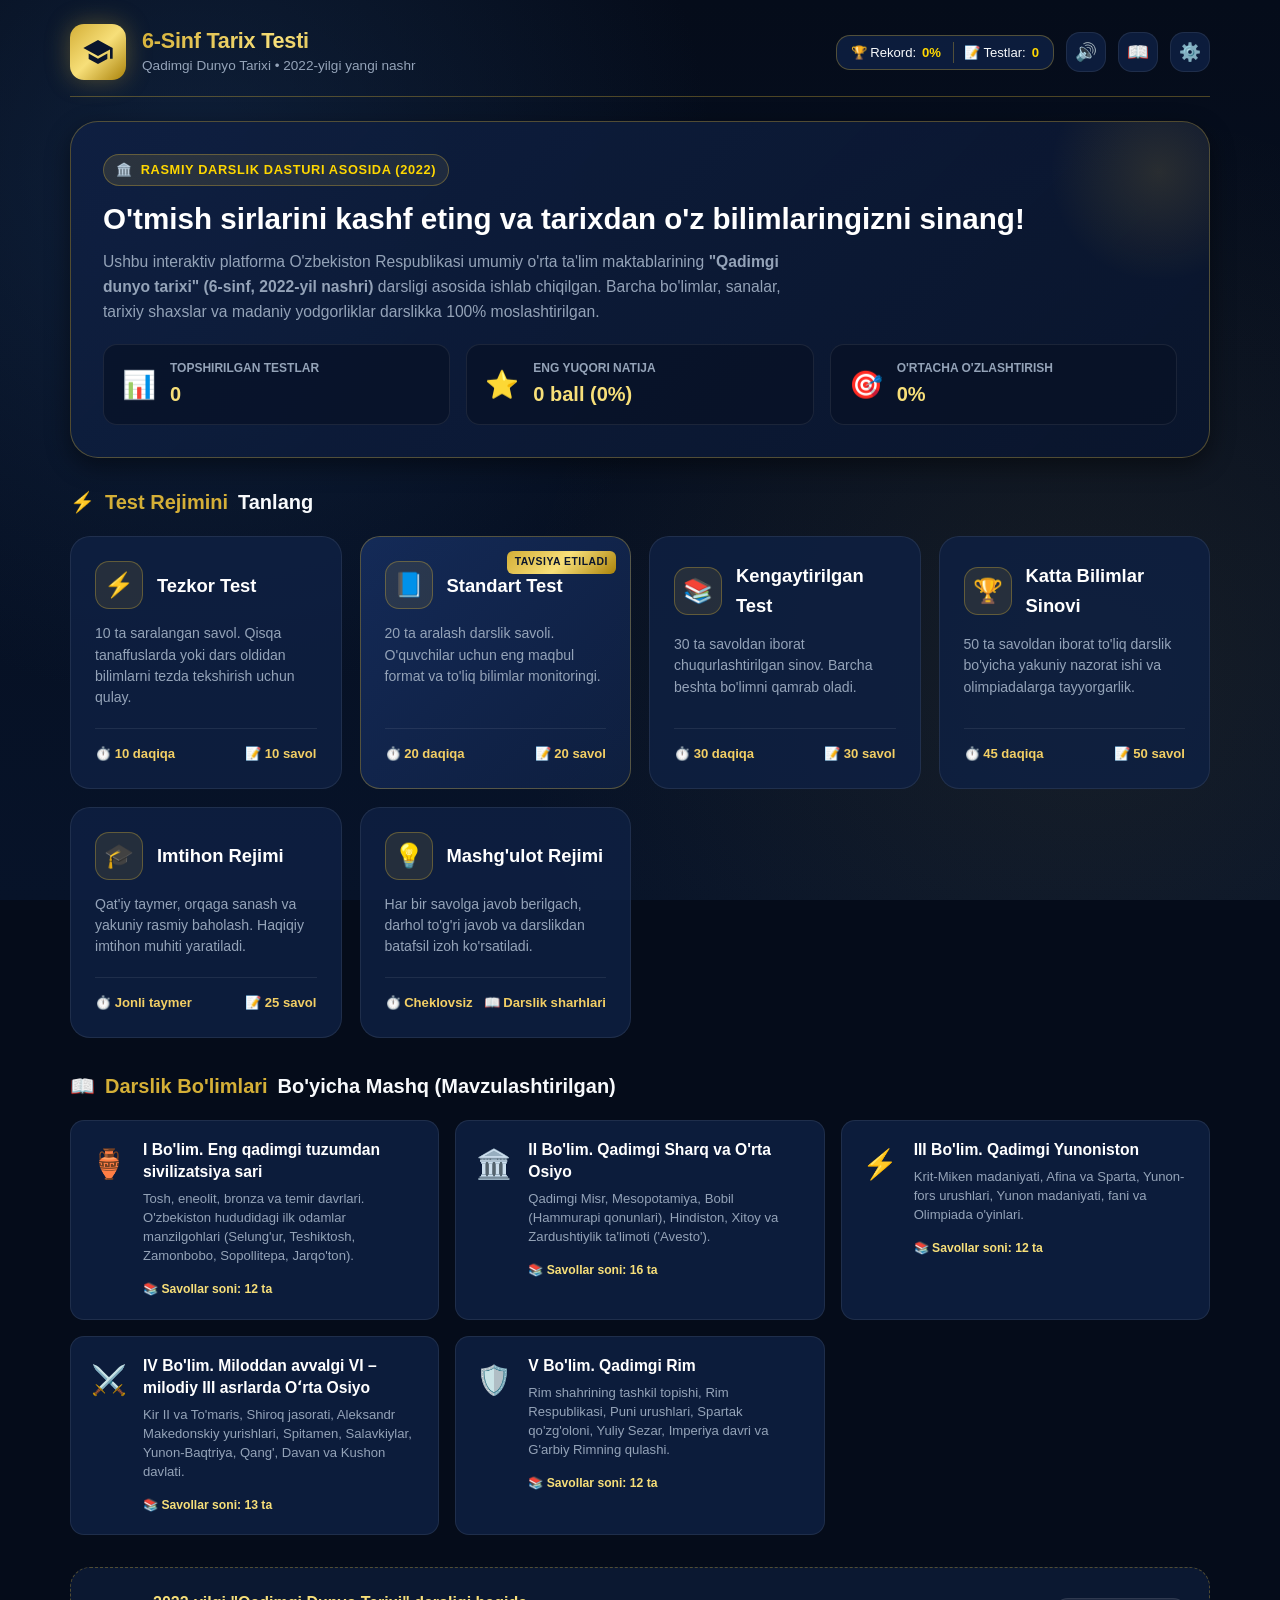
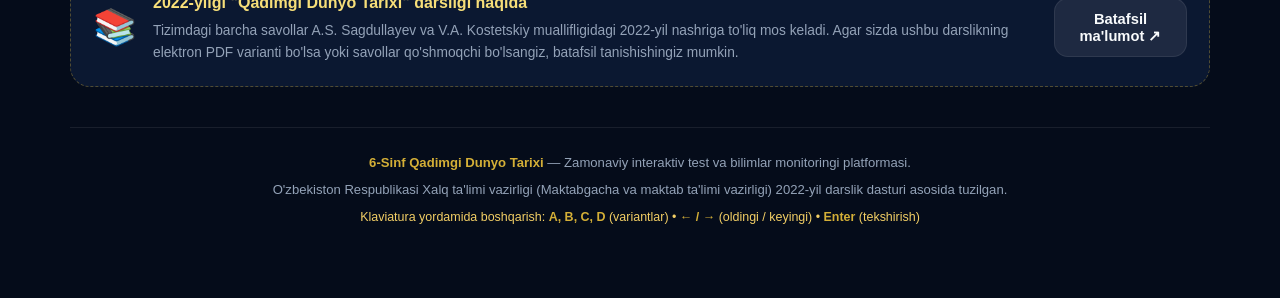
<file: tarix-test-6sinf/index.html>
<!DOCTYPE html>
<html lang="uz">
<head>
  <meta charset="UTF-8">
  <meta name="viewport" content="width=device-width, initial-scale=1.0">
  <meta name="description" content="O'zbekiston umumta'lim maktablarining 6-sinf Tarix (Qadimgi dunyo tarixi) darsligi 2022-yilgi nashri asosidagi interaktiv test tizimi.">
  <title>6-Sinf Qadimgi Dunyo Tarixi — Interaktiv Test Tizimi (2022-yilgi darslik)</title>
  <link rel="stylesheet" href="style.css">
  <link rel="preconnect" href="https://fonts.googleapis.com">
  <link rel="preconnect" href="https://fonts.gstatic.com" crossorigin>
  <link href="https://fonts.googleapis.com/css2?family=Plus+Jakarta+Sans:wght@400;500;600;700;800&display=swap" rel="stylesheet">
</head>
<body>

  <!-- Confetti Canvas nishonlash uchun -->
  <canvas id="confettiCanvas"></canvas>

  <div class="app-container">
    <!-- ===================================================================
         ASOSIY HEADER
         =================================================================== -->
    <header class="main-header">
      <div class="header-inner">
        <a href="#" class="brand-wrapper" id="brandHomeBtn" title="Bosh sahifaga qaytish">
          <div class="brand-emblem">
            <svg viewBox="0 0 24 24">
              <path d="M12 3L1 9L12 15L21 10.09V17H23V9M5 13.18V17.18L12 21L19 17.18V13.18L12 17L5 13.18Z"/>
            </svg>
          </div>
          <div class="brand-titles">
            <h1>6-Sinf Tarix Testi</h1>
            <p>Qadimgi Dunyo Tarixi • 2022-yilgi yangi nashr</p>
          </div>
        </a>

        <div class="header-actions">
          <div class="quick-stats-badge" title="Foydalanuvchi umumiy ko'rsatkichlari">
            <div class="stat-item">
              <span>🏆 Rekord:</span>
              <span class="val" id="headerBestScore">0%</span>
            </div>
            <div class="stat-item" style="border-left: 1px solid var(--border-gold); padding-left: 10px;">
              <span>📝 Testlar:</span>
              <span class="val" id="headerTestsCount">0</span>
            </div>
          </div>

          <button class="btn-icon" id="btnSoundToggle" title="Ovozni yoqish / o'chirish">🔊</button>
          <button class="btn-icon" id="btnTextbookInfo" title="2022 darslik haqida ma'lumot">📖</button>
          <button class="btn-icon" id="btnSettings" title="Sozlamalar">⚙️</button>
        </div>
      </div>
    </header>

    <!-- ===================================================================
         1. DASHBOARD / BOSH SAHIFA
         =================================================================== -->
    <main id="screenDashboard" class="app-screen active">
      <!-- Hero Banner -->
      <section class="hero-banner">
        <div class="hero-badge-tag">
          <span>🏛️</span> Rasmiy darslik dasturi asosida (2022)
        </div>
        <h2>O'tmish sirlarini kashf eting va tarixdan o'z bilimlaringizni sinang!</h2>
        <p>
          Ushbu interaktiv platforma O'zbekiston Respublikasi umumiy o'rta ta'lim maktablarining 
          <strong>"Qadimgi dunyo tarixi" (6-sinf, 2022-yil nashri)</strong> darsligi asosida ishlab chiqilgan.
          Barcha bo'limlar, sanalar, tarixiy shaxslar va madaniy yodgorliklar darslikka 100% moslashtirilgan.
        </p>

        <div class="hero-stats-row">
          <div class="hero-stat-card">
            <div class="stat-icon">📊</div>
            <div>
              <div class="stat-title">Topshirilgan testlar</div>
              <div class="stat-num" id="dashTotalTests">0</div>
            </div>
          </div>
          <div class="hero-stat-card">
            <div class="stat-icon">⭐</div>
            <div>
              <div class="stat-title">Eng yuqori natija</div>
              <div class="stat-num" id="dashBestScore">0 ball (0%)</div>
            </div>
          </div>
          <div class="hero-stat-card">
            <div class="stat-icon">🎯</div>
            <div>
              <div class="stat-title">O'rtacha o'zlashtirish</div>
              <div class="stat-num" id="dashAvgPercent">0%</div>
            </div>
          </div>
        </div>
      </section>

      <!-- Test Rejimlari -->
      <section class="section-headline">
        <h3>⚡ <span>Test Rejimini</span> Tanlang</h3>
      </section>

      <div class="modes-grid">
        <div class="mode-card" data-mode="quick10">
          <div>
            <div class="mode-card-header">
              <div class="mode-icon">⚡</div>
              <div class="mode-title">Tezkor Test</div>
            </div>
            <p class="mode-desc">
              10 ta saralangan savol. Qisqa tanaffuslarda yoki dars oldidan bilimlarni tezda tekshirish uchun qulay.
            </p>
          </div>
          <div class="mode-meta">
            <span>⏱️ 10 daqiqa</span>
            <span>📝 10 savol</span>
          </div>
        </div>

        <div class="mode-card featured" data-mode="standard">
          <div>
            <div class="mode-card-header">
              <div class="mode-icon">📘</div>
              <div class="mode-title">Standart Test</div>
            </div>
            <p class="mode-desc">
              20 ta aralash darslik savoli. O'quvchilar uchun eng maqbul format va to'liq bilimlar monitoringi.
            </p>
          </div>
          <div class="mode-meta">
            <span>⏱️ 20 daqiqa</span>
            <span>📝 20 savol</span>
          </div>
        </div>

        <div class="mode-card" data-mode="deep30">
          <div>
            <div class="mode-card-header">
              <div class="mode-icon">📚</div>
              <div class="mode-title">Kengaytirilgan Test</div>
            </div>
            <p class="mode-desc">
              30 ta savoldan iborat chuqurlashtirilgan sinov. Barcha beshta bo'limni qamrab oladi.
            </p>
          </div>
          <div class="mode-meta">
            <span>⏱️ 30 daqiqa</span>
            <span>📝 30 savol</span>
          </div>
        </div>

        <div class="mode-card" data-mode="large50">
          <div>
            <div class="mode-card-header">
              <div class="mode-icon">🏆</div>
              <div class="mode-title">Katta Bilimlar Sinovi</div>
            </div>
            <p class="mode-desc">
              50 ta savoldan iborat to'liq darslik bo'yicha yakuniy nazorat ishi va olimpiadalarga tayyorgarlik.
            </p>
          </div>
          <div class="mode-meta">
            <span>⏱️ 45 daqiqa</span>
            <span>📝 50 savol</span>
          </div>
        </div>

        <div class="mode-card" data-mode="exam">
          <div>
            <div class="mode-card-header">
              <div class="mode-icon">🎓</div>
              <div class="mode-title">Imtihon Rejimi</div>
            </div>
            <p class="mode-desc">
              Qat'iy taymer, orqaga sanash va yakuniy rasmiy baholash. Haqiqiy imtihon muhiti yaratiladi.
            </p>
          </div>
          <div class="mode-meta">
            <span>⏱️ Jonli taymer</span>
            <span>📝 25 savol</span>
          </div>
        </div>

        <div class="mode-card" data-mode="practice">
          <div>
            <div class="mode-card-header">
              <div class="mode-icon">💡</div>
              <div class="mode-title">Mashg'ulot Rejimi</div>
            </div>
            <p class="mode-desc">
              Har bir savolga javob berilgach, darhol to'g'ri javob va darslikdan batafsil izoh ko'rsatiladi.
            </p>
          </div>
          <div class="mode-meta">
            <span>⏱️ Cheklovsiz</span>
            <span>📖 Darslik sharhlari</span>
          </div>
        </div>
      </div>

      <!-- Darslik bo'limlari bo'yicha mashg'ulot -->
      <section class="section-headline">
        <h3>📖 <span>Darslik Bo'limlari</span> Bo'yicha Mashq (Mavzulashtirilgan)</h3>
      </section>

      <div class="chapters-grid" id="chaptersList">
        <!-- Javascript orqali render qilinadi -->
      </div>

      <!-- Darslik xabarnomasi va PDF taqdim etish ma'lumotnomasi -->
      <div class="textbook-notice-box">
        <div class="notice-content">
          <div class="notice-icon">📚</div>
          <div class="notice-text">
            <h4>2022-yilgi "Qadimgi Dunyo Tarixi" darsligi haqida</h4>
            <p>
              Tizimdagi barcha savollar A.S. Sagdullayev va V.A. Kostetskiy muallifligidagi 2022-yil nashriga to'liq mos keladi.
              Agar sizda ushbu darslikning elektron PDF varianti bo'lsa yoki savollar qo'shmoqchi bo'lsangiz, batafsil tanishishingiz mumkin.
            </p>
          </div>
        </div>
        <button class="btn btn-secondary" onclick="document.getElementById('textbookModal').classList.add('open')">
          Batafsil ma'lumot ↗
        </button>
      </div>
    </main>

    <!-- ===================================================================
         2. TEST TOPSHIRISH EKRANI (ACTIVE TEST SCREEN)
         =================================================================== -->
    <main id="screenTest" class="app-screen">
      <!-- Test yuqori paneli (Top Bar) -->
      <div class="test-topbar">
        <div class="test-topbar-row">
          <div class="test-mode-badge" id="testModeName">Standart Test</div>
          
          <div class="test-timer-wrapper" id="testTimerWrapper" style="display: none;">
            <span>⏱️</span>
            <span id="testTimerText">20:00</span>
          </div>
        </div>

        <div class="test-progress-info">
          <span id="testProgressText">Savol: <strong>1</strong> / 20</span>
          <span id="testPercentText">5%</span>
        </div>

        <div class="progress-track">
          <div class="progress-fill" id="testProgressBar"></div>
        </div>
      </div>

      <!-- Savollar palitrasi ochish paneli -->
      <div class="palette-toggle-bar" id="paletteToggleBar">
        <div class="palette-label">
          <span>🔢</span> Savollar xaritasi (Istalgan savolga to'g'ridan-to'g'ri o'tish)
        </div>
        <span style="font-size: 0.85rem; color: var(--gold-light);">Ko'rsatish / Yashirish ▼</span>
      </div>

      <div class="question-palette-container" id="paletteContainer">
        <div class="palette-grid" id="paletteGrid">
          <!-- Raqamli chiplar JavaScript orqali joylanadi -->
        </div>
      </div>

      <!-- Asosiy savol kartasi -->
      <div class="question-card">
        <div class="question-tags-row">
          <span class="tag-badge section-tag" id="questionSectionTag">I Bo'lim</span>
          <span class="tag-badge verified-tag">✅ 2022 darslik bo'yicha tekshirilgan</span>
          <span class="tag-badge" style="background: rgba(255,255,255,0.06); color: var(--text-muted);" id="questionTopicTag">Mavzu: Qadimgi davr</span>
        </div>

        <h2 class="question-text" id="questionText">
          Savol matni bu yerda yuklanadi...
        </h2>

        <!-- Variantlar (A, B, C, D) -->
        <div class="options-list" id="optionsList">
          <!-- Javascript orqali render qilinadi -->
        </div>

        <!-- Mashg'ulot rejimidagi tushuntirish qutisi -->
        <div class="explanation-box" id="explanationBox">
          <div class="explanation-title">
            <span>💡</span> Tarixiy darslik izohi:
          </div>
          <div class="explanation-content" id="explanationContent">
            Izoh matni...
          </div>
        </div>
      </div>

      <!-- Test boshqaruv tugmalari (Footer controls) -->
      <div class="test-controls-row">
        <div class="test-controls-left">
          <button class="btn btn-danger" id="btnQuitTest">
            ✕ Chiqish
          </button>
        </div>

        <div class="test-controls-right">
          <button class="btn btn-secondary" id="btnPrevQuestion">
            ⬅️ Oldingi savol
          </button>

          <button class="btn btn-secondary" id="btnCheckAnswer" style="display: none; border-color: var(--gold-primary); color: var(--gold-bright);">
            💡 Javobni tekshirish
          </button>

          <button class="btn btn-primary" id="btnNextQuestion">
            Keyingi savol ➡️
          </button>

          <button class="btn btn-finish" id="btnFinishTest" style="display: none;">
            🏁 Testni yakunlash
          </button>
        </div>
      </div>
    </main>

    <!-- ===================================================================
         3. NATIJALAR EKRANI (RESULTS SCREEN)
         =================================================================== -->
    <main id="screenResults" class="app-screen">
      <div class="results-card">
        <div class="results-badge-wrapper">
          <div class="grade-trophy" id="resultTrophy">🏆</div>
          <h2 class="grade-badge-title" id="resultGradeTitle">A'lo! (5 baho)</h2>
          <p class="grade-comment" id="resultGradeComment">
            Siz 6-sinf Tarix fani bo'yicha ajoyib natija ko'rsatdingiz!
          </p>
        </div>

        <!-- Statistika bloki -->
        <div class="results-stats-grid">
          <div class="result-stat-box percent">
            <div class="num" id="resultPercent">100%</div>
            <div class="lbl">O'zlashtirish</div>
          </div>
          <div class="result-stat-box correct">
            <div class="num" id="resultCorrectCount">20</div>
            <div class="lbl">To'g'ri javoblar</div>
          </div>
          <div class="result-stat-box wrong">
            <div class="num" id="resultWrongCount">0</div>
            <div class="lbl">Noto'g'ri javoblar</div>
          </div>
          <div class="result-stat-box time">
            <div class="num" id="resultTimeSpent">4 daq 12 son</div>
            <div class="lbl">Sarflangan vaqt</div>
          </div>
        </div>

        <p style="font-size: 0.95rem; color: var(--text-muted); margin-bottom: 24px;" id="resultScoreText">
          20 / 20 to'g'ri
        </p>

        <!-- Natijalar harakat tugmalari -->
        <div class="results-actions-row">
          <button class="btn btn-primary" id="btnRestartTest">
            🔄 Qayta topshirish
          </button>

          <button class="btn btn-secondary" id="btnRetryMistakes" style="display: none; border-color: var(--error-border); color: #fca5a5;">
            ❌ Faqat xatolar ustida ishlash
          </button>

          <button class="btn btn-secondary" id="btnHomeFromResults">
            🏠 Bosh sahifaga qaytish
          </button>
        </div>
      </div>

      <!-- Xatolar va barcha savollar tahlili (Review Section) -->
      <section class="review-section">
        <div class="review-headline">
          <h3>📋 Savollar tahlili va darslik sharhlari</h3>
          <div class="review-filters">
            <button class="filter-btn active" data-filter="all">Barchasi</button>
            <button class="filter-btn" data-filter="wrong">Faqat xatolar</button>
            <button class="filter-btn" data-filter="correct">Faqat to'g'rilar</button>
          </div>
        </div>

        <div class="review-list" id="reviewList">
          <!-- Savollar tahlili JavaScript orqali joylanadi -->
        </div>
      </section>
    </main>

    <!-- ===================================================================
         ASOSIY FOOTER
         =================================================================== -->
    <footer class="main-footer">
      <p><strong>6-Sinf Qadimgi Dunyo Tarixi</strong> — Zamonaviy interaktiv test va bilimlar monitoringi platformasi.</p>
      <p>O'zbekiston Respublikasi Xalq ta'limi vazirligi (Maktabgacha va maktab ta'limi vazirligi) 2022-yil darslik dasturi asosida tuzilgan.</p>
      <p style="color: var(--text-gold); font-size: 0.78rem; margin-top: 8px;">
        Klaviatura yordamida boshqarish: <strong>A, B, C, D</strong> (variantlar) • <strong>← / →</strong> (oldingi / keyingi) • <strong>Enter</strong> (tekshirish)
      </p>
    </footer>
  </div>

  <!-- ===================================================================
       MODAL 1: DARSLIK HAQIDA VA SAVOLLAR BAZASI
       =================================================================== -->
  <div class="modal-overlay" id="textbookModal">
    <div class="modal-dialog">
      <div class="modal-header">
        <h3>📖 2022-yilgi Darslik Haqida</h3>
        <button class="modal-close-btn">&times;</button>
      </div>
      <div class="modal-body">
        <p>
          Ushbu veb-ilova O'zbekiston maktablarining 6-sinf o'quvchilari uchun mo'ljallangan bo'lib, 
          quyidagi rasmiy darslikka asoslanadi:
        </p>

        <h4>📚 Asosiy darslik ma'lumotlari:</h4>
        <ul>
          <li><strong>Nomi:</strong> Qadimgi dunyo tarixi (6-sinf)</li>
          <li><strong>Mualliflar:</strong> A.S. Sagdullayev, V.A. Kostetskiy va boshqalar</li>
          <li><strong>Nashr yili:</strong> 2022-yil (Toshkent)</li>
          <li><strong>Bo'limlar:</strong> 5 ta asosiy bo'lim (Ibtidoiy jamoa, Qadimgi Sharq, Yunoniston, Qadimgi O'rta Osiyo, Rim)</li>
        </ul>

        <h4>✅ Tekshirilgan savollar mezonlari:</h4>
        <p>
          Tizimdagi barcha savollar to'q sariq yoki yashil belgi bilan ko'rsatilgan bo'lib, 
          aniq tarixiy faktlar, shaxslar (To'maris, Shiroq, Spitamen, Romul, Perikl, Hammurapi), 
          sanalar va arxeologik yodgorliklar (Teshiktosh, Jarqo'ton, Zamonbobo, Fayoztepa) darslik bo'yicha to'liq tekshirilgan.
        </p>

        <h4>📤 Qo'shimcha savollar yoki PDF darslik taqdim etish:</h4>
        <p>
          Agar sizda ushbu 2022-yilgi darslikning to'liq PDF nusxasi bo'lsa, 
          savollar bazasini yuzlab yangi savollar bilan yanada boyitishimiz mumkin.
        </p>
      </div>
      <div class="modal-footer">
        <button class="btn btn-primary btn-modal-close">Tushunarli</button>
      </div>
    </div>
  </div>

  <!-- ===================================================================
       MODAL 2: SOZLAMALAR (SETTINGS)
       =================================================================== -->
  <div class="modal-overlay" id="settingsModal">
    <div class="modal-dialog">
      <div class="modal-header">
        <h3>⚙️ Ilova Sozlamalari</h3>
        <button class="modal-close-btn">&times;</button>
      </div>
      <div class="modal-body">
        <div class="setting-item">
          <div class="setting-label">
            <h5>Ovoz effektlari (Audio)</h5>
            <p>Javob tanlash, to'g'ri/noto'g'ri signallari va yakuniy g'alaba ohangi</p>
          </div>
          <label class="switch">
            <input type="checkbox" id="settingSoundToggle" checked>
            <span class="slider"></span>
          </label>
        </div>

        <div class="setting-item">
          <div class="setting-label">
            <h5>Variantlarni aralashtirish (Shuffle)</h5>
            <p>Har safar yangi test boshlanganda javob variantlari o'rnini tasodifiy almashtirish</p>
          </div>
          <label class="switch">
            <input type="checkbox" id="settingShuffleToggle" checked>
            <span class="slider"></span>
          </label>
        </div>

        <div class="setting-item">
          <div class="setting-label">
            <h5>Dizayn mavzusi</h5>
            <p>To'q ko'k va Qirollik oltin tuslari (Dark Blue & Gold theme)</p>
          </div>
          <span style="font-size: 0.82rem; color: var(--gold-bright); font-weight: 700;">Standart (Faol)</span>
        </div>
      </div>
      <div class="modal-footer">
        <button class="btn btn-primary btn-modal-close">Saqlash va yopish</button>
      </div>
    </div>
  </div>

  <!-- ===================================================================
       MODAL 3: TESTNI YAKUNLASHNI TASDIQLASH (CONFIRM FINISH)
       =================================================================== -->
  <div class="modal-overlay" id="confirmFinishModal">
    <div class="modal-dialog" style="max-width: 440px;">
      <div class="modal-header">
        <h3>⚠️ Testni yakunlash</h3>
        <button class="modal-close-btn">&times;</button>
      </div>
      <div class="modal-body">
        <p>
          Siz hali barcha savollarga javob bermadingiz. 
          Rostdan ham testni muddatidan oldin yakunlab, natijalarni hisoblamoqchimisiz?
        </p>
      </div>
      <div class="modal-footer">
        <button class="btn btn-secondary btn-modal-close">Davom ettirish</button>
        <button class="btn btn-finish" id="btnConfirmFinishYes">Ha, yakunlash</button>
      </div>
    </div>
  </div>

  <!-- Skriptlarni yuklash -->
  <script src="questions.js"></script>
  <script src="script.js"></script>
</body>
</html>
</file>
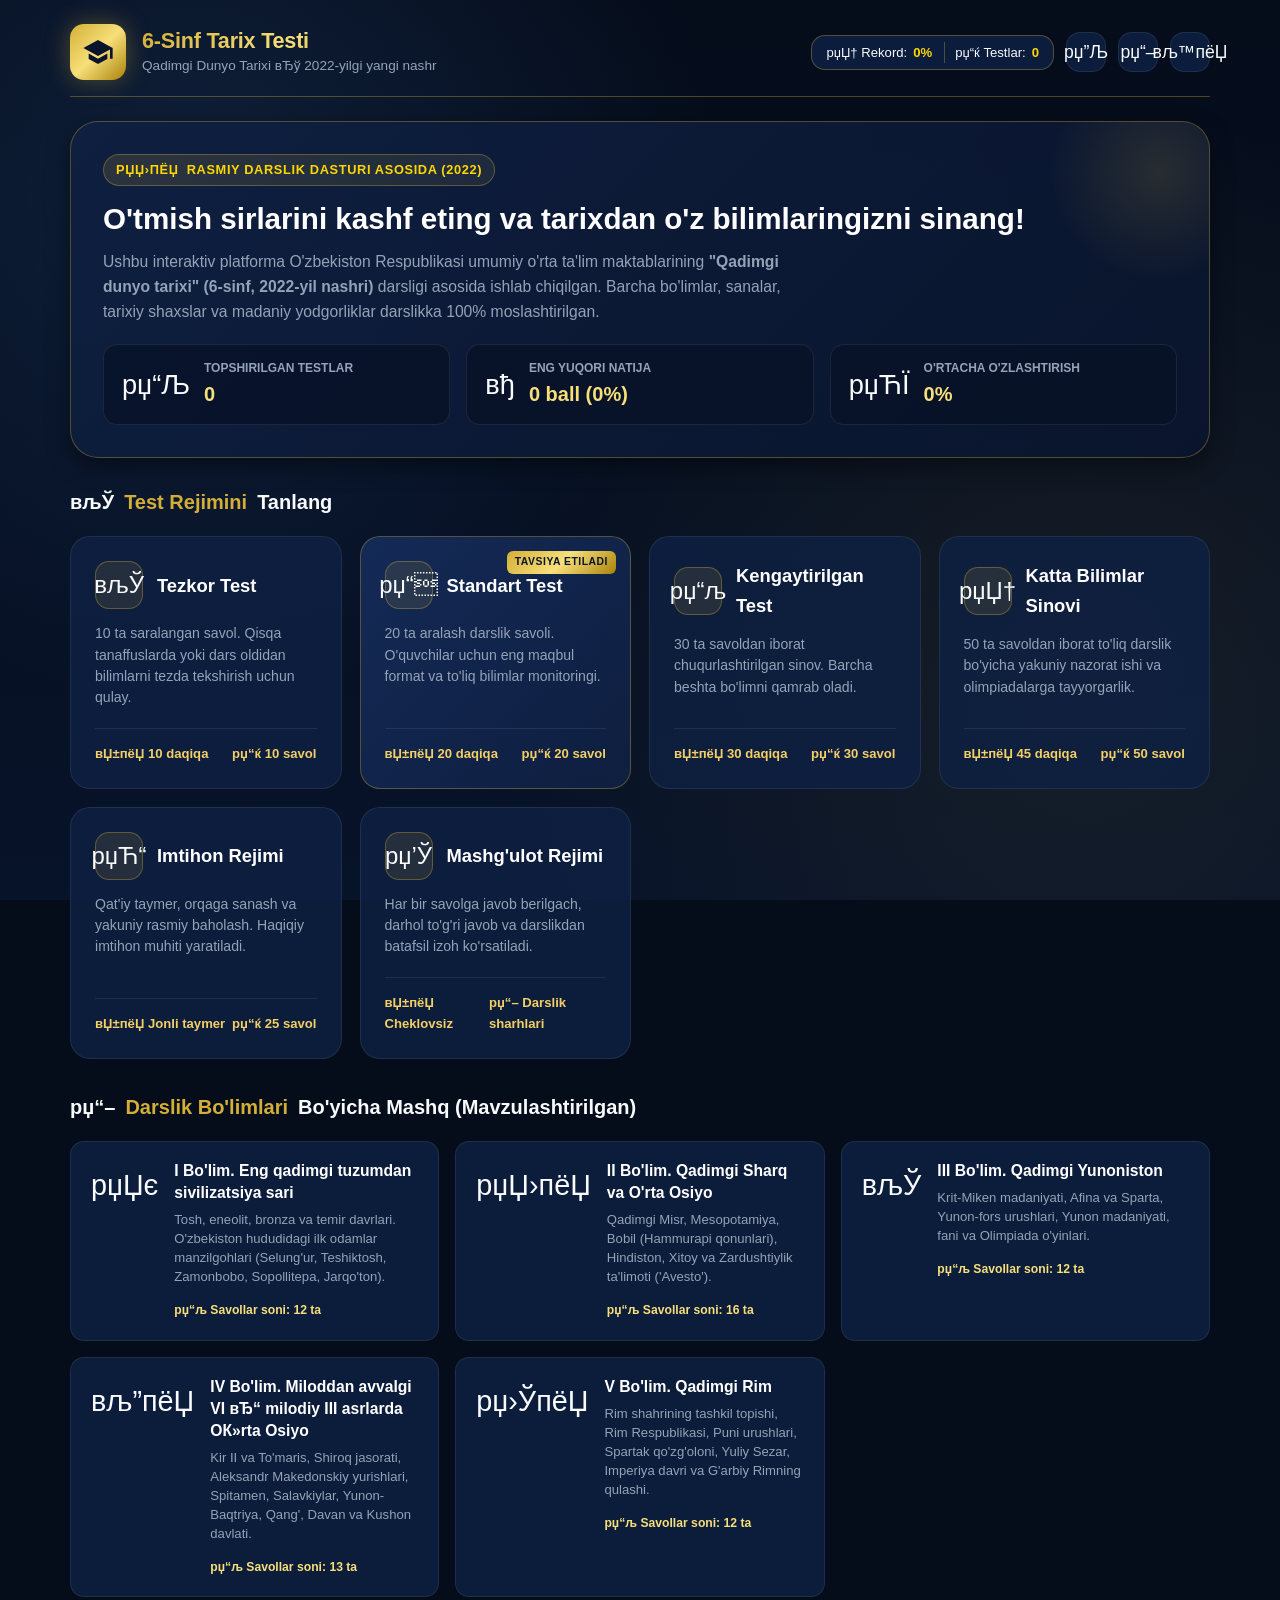
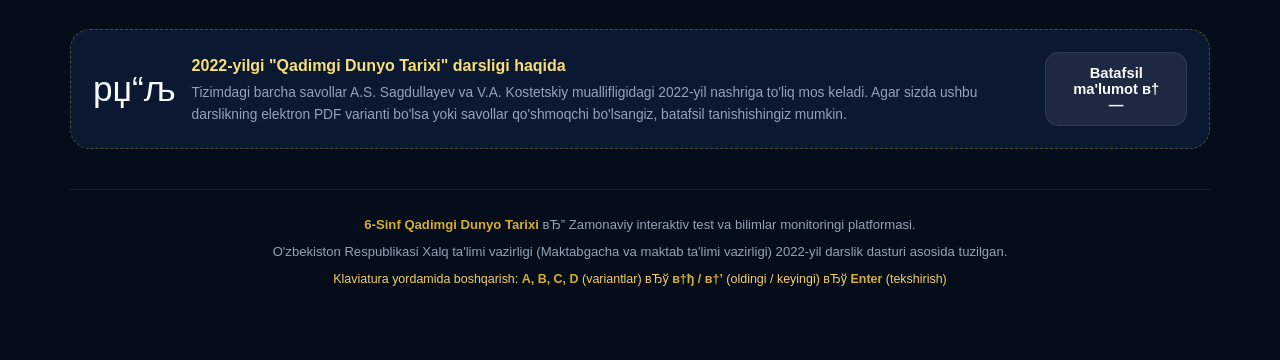
<file: tarix-test-6sinf/6-sinf_tarix_testi.html>
﻿<!DOCTYPE html>
<html lang="uz">
<head>
  <meta charset="UTF-8">
  <meta name="viewport" content="width=device-width, initial-scale=1.0">
  <meta name="description" content="O'zbekiston umumta'lim maktablarining 6-sinf Tarix (Qadimgi dunyo tarixi) darsligi 2022-yilgi nashri asosidagi interaktiv test tizimi.">
  <title>6-Sinf Qadimgi Dunyo Tarixi вЂ” Interaktiv Test Tizimi (2022-yilgi darslik)</title>
  <style>
/* ===================================================================
   6-SINF QADIMGI DUNYO TARIXI - ZAMONAVIY INTERAKTIV TEST TIZIMI
   Mavzu: To'q ko'k (Dark Blue) va Oltin (Gold) Premium Dizayn Tizimi
   =================================================================== */

:root {
  /* Asosiy ranglar palitrasi */
  --bg-deep: #050c1a;
  --bg-primary: #0a152d;
  --bg-secondary: #0f2042;
  --bg-card: rgba(15, 32, 66, 0.85);
  --bg-card-hover: rgba(22, 45, 92, 0.95);
  --bg-glass: rgba(11, 25, 54, 0.75);
  --border-gold: rgba(212, 175, 55, 0.35);
  --border-gold-bright: #d4af37;
  --border-subtle: rgba(255, 255, 255, 0.08);

  /* Oltin ranglar (Gold gradients & accents) */
  --gold-primary: #d4af37;
  --gold-light: #f7df79;
  --gold-bright: #ffd700;
  --gold-dark: #aa820a;
  --gold-glow: rgba(212, 175, 55, 0.25);
  --gold-gradient: linear-gradient(135deg, #d4af37 0%, #f7df79 50%, #aa820a 100%);
  --gold-gradient-soft: linear-gradient(135deg, rgba(212, 175, 55, 0.15) 0%, rgba(247, 223, 121, 0.08) 100%);

  /* Holat ranglari */
  --success: #10b981;
  --success-bg: rgba(16, 185, 129, 0.15);
  --success-border: rgba(16, 185, 129, 0.5);
  --error: #ef4444;
  --error-bg: rgba(239, 68, 68, 0.15);
  --error-border: rgba(239, 68, 68, 0.5);
  --info: #38bdf8;
  --info-bg: rgba(56, 189, 248, 0.15);

  /* Matn ranglari */
  --text-main: #f8fafc;
  --text-muted: #94a3b8;
  --text-gold: #f3cf65;

  /* Soya va radiuslar */
  --radius-sm: 8px;
  --radius-md: 14px;
  --radius-lg: 20px;
  --radius-xl: 28px;
  --shadow-sm: 0 4px 12px rgba(0, 0, 0, 0.3);
  --shadow-md: 0 8px 24px rgba(0, 0, 0, 0.45);
  --shadow-lg: 0 16px 36px rgba(0, 0, 0, 0.6);
  --shadow-gold: 0 0 25px rgba(212, 175, 55, 0.35);

  --font-main: 'Segoe UI', -apple-system, BlinkMacSystemFont, Roboto, sans-serif;
  --transition: all 0.25s cubic-bezier(0.4, 0, 0.2, 1);
}

/* Umumiy reset va tayanch */
* {
  margin: 0;
  padding: 0;
  box-sizing: border-box;
  -webkit-font-smoothing: antialiased;
}

body {
  font-family: var(--font-main);
  background-color: var(--bg-deep);
  background-image: 
    radial-gradient(circle at 15% 20%, rgba(26, 54, 93, 0.45) 0%, transparent 40%),
    radial-gradient(circle at 85% 75%, rgba(212, 175, 55, 0.08) 0%, transparent 45%),
    linear-gradient(180deg, #050c1a 0%, #071329 100%);
  background-attachment: fixed;
  color: var(--text-main);
  min-height: 100vh;
  line-height: 1.6;
  overflow-x: hidden;
  display: flex;
  flex-direction: column;
}

/* Konteyner */
.app-container {
  width: 100%;
  max-width: 1180px;
  margin: 0 auto;
  padding: 0 20px 40px;
  flex: 1;
  display: flex;
  flex-direction: column;
}

/* ===================================================================
   TOP HEADER & NAVIGATION
   =================================================================== */
.main-header {
  padding: 24px 0 16px;
  border-bottom: 1px solid var(--border-gold);
  margin-bottom: 24px;
}

.header-inner {
  display: flex;
  align-items: center;
  justify-content: space-between;
  gap: 20px;
}

.brand-wrapper {
  display: flex;
  align-items: center;
  gap: 16px;
  text-decoration: none;
  cursor: pointer;
}

.brand-emblem {
  width: 56px;
  height: 56px;
  border-radius: 14px;
  background: var(--gold-gradient);
  display: flex;
  align-items: center;
  justify-content: center;
  box-shadow: var(--shadow-gold);
  flex-shrink: 0;
  transition: var(--transition);
}

.brand-emblem svg {
  width: 32px;
  height: 32px;
  fill: #0a152d;
}

.brand-wrapper:hover .brand-emblem {
  transform: rotate(5deg) scale(1.05);
}

.brand-titles h1 {
  font-size: 1.35rem;
  font-weight: 800;
  letter-spacing: -0.01em;
  background: var(--gold-gradient);
  -webkit-background-clip: text;
  -webkit-text-fill-color: transparent;
  line-height: 1.25;
}

.brand-titles p {
  font-size: 0.85rem;
  color: var(--text-muted);
  font-weight: 500;
}

.header-actions {
  display: flex;
  align-items: center;
  gap: 12px;
}

.quick-stats-badge {
  display: flex;
  align-items: center;
  gap: 12px;
  background: var(--bg-card);
  border: 1px solid var(--border-gold);
  padding: 6px 14px;
  border-radius: var(--radius-md);
  font-size: 0.82rem;
}

.stat-item {
  display: flex;
  align-items: center;
  gap: 6px;
}

.stat-item .val {
  font-weight: 700;
  color: var(--gold-bright);
}

.btn-icon {
  background: var(--bg-card);
  border: 1px solid var(--border-subtle);
  color: var(--text-main);
  width: 40px;
  height: 40px;
  border-radius: var(--radius-md);
  display: flex;
  align-items: center;
  justify-content: center;
  cursor: pointer;
  transition: var(--transition);
  font-size: 1.1rem;
}

.btn-icon:hover {
  background: var(--bg-card-hover);
  border-color: var(--border-gold);
  color: var(--gold-light);
  transform: translateY(-2px);
}

/* ===================================================================
   EKRANLAR BOSHQARUVI (SCREEN SYSTEM)
   =================================================================== */
.app-screen {
  display: none;
  animation: fadeInScreen 0.35s ease-out forwards;
}

.app-screen.active {
  display: block;
}

@keyframes fadeInScreen {
  from {
    opacity: 0;
    transform: translateY(8px);
  }
  to {
    opacity: 1;
    transform: translateY(0);
  }
}

/* ===================================================================
   1. DASHBOARD / BOSH SAHIFA
   =================================================================== */
.hero-banner {
  background: linear-gradient(135deg, rgba(15, 32, 66, 0.9) 0%, rgba(10, 21, 45, 0.95) 100%);
  border: 1px solid var(--border-gold);
  border-radius: var(--radius-xl);
  padding: 32px;
  box-shadow: var(--shadow-md);
  margin-bottom: 28px;
  position: relative;
  overflow: hidden;
}

.hero-banner::after {
  content: '';
  position: absolute;
  top: -60px;
  right: -60px;
  width: 220px;
  height: 220px;
  background: radial-gradient(circle, rgba(212, 175, 55, 0.15) 0%, transparent 70%);
  border-radius: 50%;
  pointer-events: none;
}

.hero-badge-tag {
  display: inline-flex;
  align-items: center;
  gap: 8px;
  padding: 5px 12px;
  background: var(--gold-gradient-soft);
  border: 1px solid var(--border-gold);
  border-radius: 20px;
  color: var(--gold-bright);
  font-size: 0.8rem;
  font-weight: 700;
  text-transform: uppercase;
  letter-spacing: 0.05em;
  margin-bottom: 14px;
}

.hero-banner h2 {
  font-size: 1.85rem;
  font-weight: 800;
  color: #fff;
  margin-bottom: 10px;
  line-height: 1.3;
}

.hero-banner p {
  color: var(--text-muted);
  max-width: 720px;
  font-size: 0.98rem;
  margin-bottom: 20px;
}

.hero-stats-row {
  display: grid;
  grid-template-columns: repeat(auto-fit, minmax(180px, 1fr));
  gap: 16px;
  margin-top: 10px;
}

.hero-stat-card {
  background: rgba(8, 18, 38, 0.7);
  border: 1px solid var(--border-subtle);
  border-radius: var(--radius-md);
  padding: 14px 18px;
  display: flex;
  align-items: center;
  gap: 14px;
}

.hero-stat-card .stat-icon {
  font-size: 1.7rem;
}

.hero-stat-card .stat-title {
  font-size: 0.75rem;
  color: var(--text-muted);
  text-transform: uppercase;
  font-weight: 600;
}

.hero-stat-card .stat-num {
  font-size: 1.25rem;
  font-weight: 800;
  color: var(--gold-light);
}

/* Bo'lim sarlavhalari */
.section-headline {
  display: flex;
  align-items: center;
  justify-content: space-between;
  margin-bottom: 18px;
}

.section-headline h3 {
  font-size: 1.25rem;
  font-weight: 700;
  color: var(--text-main);
  display: flex;
  align-items: center;
  gap: 10px;
}

.section-headline h3 span {
  color: var(--gold-primary);
}

/* Rejimlar setkasi */
.modes-grid {
  display: grid;
  grid-template-columns: repeat(auto-fit, minmax(250px, 1fr));
  gap: 18px;
  margin-bottom: 32px;
}

.mode-card {
  background: var(--bg-card);
  border: 1px solid var(--border-subtle);
  border-radius: var(--radius-lg);
  padding: 24px;
  cursor: pointer;
  transition: var(--transition);
  position: relative;
  overflow: hidden;
  display: flex;
  flex-direction: column;
  justify-content: space-between;
}

.mode-card:hover {
  background: var(--bg-card-hover);
  border-color: var(--border-gold);
  transform: translateY(-4px);
  box-shadow: var(--shadow-gold);
}

.mode-card.featured {
  border-color: var(--border-gold);
  background: linear-gradient(135deg, rgba(22, 45, 92, 0.9) 0%, rgba(15, 32, 66, 0.9) 100%);
}

.mode-card.featured::before {
  content: 'TAVSIYA ETILADI';
  position: absolute;
  top: 14px;
  right: 14px;
  font-size: 0.65rem;
  font-weight: 800;
  padding: 3px 8px;
  background: var(--gold-gradient);
  color: #0a152d;
  border-radius: 6px;
  letter-spacing: 0.05em;
}

.mode-card-header {
  display: flex;
  align-items: center;
  gap: 14px;
  margin-bottom: 14px;
}

.mode-icon {
  width: 48px;
  height: 48px;
  border-radius: var(--radius-md);
  background: rgba(212, 175, 55, 0.12);
  border: 1px solid var(--border-gold);
  display: flex;
  align-items: center;
  justify-content: center;
  font-size: 1.5rem;
  flex-shrink: 0;
}

.mode-title {
  font-size: 1.15rem;
  font-weight: 700;
  color: #fff;
}

.mode-desc {
  font-size: 0.88rem;
  color: var(--text-muted);
  margin-bottom: 20px;
  line-height: 1.5;
}

.mode-meta {
  display: flex;
  align-items: center;
  justify-content: space-between;
  padding-top: 14px;
  border-top: 1px solid var(--border-subtle);
  font-size: 0.82rem;
  color: var(--text-gold);
  font-weight: 600;
}

/* Darslik bo'limlari (Chapters) kartalari */
.chapters-grid {
  display: grid;
  grid-template-columns: repeat(auto-fit, minmax(320px, 1fr));
  gap: 16px;
  margin-bottom: 32px;
}

.chapter-card {
  background: var(--bg-card);
  border: 1px solid var(--border-subtle);
  border-radius: var(--radius-md);
  padding: 18px 20px;
  display: flex;
  align-items: flex-start;
  gap: 16px;
  cursor: pointer;
  transition: var(--transition);
}

.chapter-card:hover {
  border-color: var(--border-gold);
  background: var(--bg-card-hover);
  transform: translateX(4px);
}

.chapter-badge {
  font-size: 1.8rem;
  flex-shrink: 0;
  margin-top: 2px;
}

.chapter-info h4 {
  font-size: 0.98rem;
  font-weight: 700;
  color: #fff;
  margin-bottom: 6px;
  line-height: 1.4;
}

.chapter-info p {
  font-size: 0.82rem;
  color: var(--text-muted);
  margin-bottom: 10px;
  line-height: 1.45;
}

.chapter-count {
  display: inline-block;
  font-size: 0.76rem;
  color: var(--gold-light);
  font-weight: 600;
}

/* Darslik va ishonchlilik xabarnomasi */
.textbook-notice-box {
  background: rgba(14, 28, 58, 0.75);
  border: 1px dashed var(--border-gold);
  border-radius: var(--radius-lg);
  padding: 22px;
  display: flex;
  align-items: center;
  justify-content: space-between;
  gap: 20px;
  margin-top: 10px;
}

.notice-content {
  display: flex;
  align-items: center;
  gap: 16px;
}

.notice-icon {
  font-size: 2.2rem;
  flex-shrink: 0;
}

.notice-text h4 {
  font-size: 1rem;
  color: var(--gold-light);
  font-weight: 700;
  margin-bottom: 4px;
}

.notice-text p {
  font-size: 0.86rem;
  color: var(--text-muted);
}

/* ===================================================================
   2. TEST TOPSHIRISH EKRANI (ACTIVE TEST SCREEN)
   =================================================================== */
.test-topbar {
  background: var(--bg-card);
  border: 1px solid var(--border-gold);
  border-radius: var(--radius-lg);
  padding: 16px 24px;
  margin-bottom: 20px;
  box-shadow: var(--shadow-sm);
}

.test-topbar-row {
  display: flex;
  align-items: center;
  justify-content: space-between;
  gap: 16px;
  margin-bottom: 12px;
}

.test-mode-badge {
  display: flex;
  align-items: center;
  gap: 8px;
  font-size: 0.86rem;
  font-weight: 700;
  color: var(--gold-bright);
}

.test-timer-wrapper {
  display: flex;
  align-items: center;
  gap: 8px;
  background: rgba(10, 21, 45, 0.9);
  padding: 6px 14px;
  border-radius: 20px;
  border: 1px solid var(--border-subtle);
  font-weight: 700;
  font-size: 0.95rem;
  color: var(--text-main);
}

.test-timer-wrapper.danger {
  border-color: var(--error);
  color: var(--error);
  animation: pulseTimer 1s infinite alternate;
}

@keyframes pulseTimer {
  from { transform: scale(1); }
  to { transform: scale(1.04); }
}

.test-progress-info {
  display: flex;
  justify-content: space-between;
  font-size: 0.82rem;
  color: var(--text-muted);
  margin-bottom: 8px;
}

.test-progress-info span strong {
  color: var(--gold-bright);
}

.progress-track {
  width: 100%;
  height: 8px;
  background: rgba(255, 255, 255, 0.08);
  border-radius: 10px;
  overflow: hidden;
  position: relative;
}

.progress-fill {
  height: 100%;
  width: 0%;
  background: var(--gold-gradient);
  border-radius: 10px;
  transition: width 0.3s cubic-bezier(0.4, 0, 0.2, 1);
  box-shadow: 0 0 10px rgba(212, 175, 55, 0.6);
}

/* Savollar palitrasi / Navigator (Question Palette) */
.palette-toggle-bar {
  display: flex;
  align-items: center;
  justify-content: space-between;
  background: var(--bg-card);
  border: 1px solid var(--border-subtle);
  border-radius: var(--radius-md);
  padding: 10px 18px;
  margin-bottom: 16px;
  cursor: pointer;
  transition: var(--transition);
}

.palette-toggle-bar:hover {
  border-color: var(--border-gold);
}

.palette-label {
  font-size: 0.85rem;
  font-weight: 600;
  color: var(--text-muted);
  display: flex;
  align-items: center;
  gap: 8px;
}

.question-palette-container {
  display: none;
  background: var(--bg-card);
  border: 1px solid var(--border-subtle);
  border-radius: var(--radius-md);
  padding: 16px;
  margin-bottom: 20px;
}

.question-palette-container.open {
  display: block;
}

.palette-grid {
  display: grid;
  grid-template-columns: repeat(auto-fill, minmax(36px, 1fr));
  gap: 8px;
}

.palette-btn {
  width: 36px;
  height: 36px;
  border-radius: var(--radius-sm);
  background: rgba(255, 255, 255, 0.05);
  border: 1px solid var(--border-subtle);
  color: var(--text-main);
  font-size: 0.85rem;
  font-weight: 600;
  display: flex;
  align-items: center;
  justify-content: center;
  cursor: pointer;
  transition: var(--transition);
}

.palette-btn:hover {
  background: rgba(255, 255, 255, 0.15);
  border-color: var(--border-gold);
}

.palette-btn.current {
  border-color: var(--gold-bright);
  box-shadow: 0 0 10px rgba(212, 175, 55, 0.5);
  color: var(--gold-bright);
  font-weight: 800;
}

.palette-btn.answered {
  background: rgba(16, 185, 129, 0.2);
  border-color: var(--success);
  color: #34d399;
}

.palette-btn.wrong-review {
  background: rgba(239, 68, 68, 0.2);
  border-color: var(--error);
  color: #f87171;
}

/* Asosiy savol kartasi (Question Card) */
.question-card {
  background: var(--bg-card);
  border: 1px solid var(--border-gold);
  border-radius: var(--radius-xl);
  padding: 32px;
  box-shadow: var(--shadow-lg);
  margin-bottom: 24px;
  position: relative;
  transition: var(--transition);
}

.question-tags-row {
  display: flex;
  align-items: center;
  flex-wrap: wrap;
  gap: 10px;
  margin-bottom: 18px;
}

.tag-badge {
  font-size: 0.78rem;
  font-weight: 700;
  padding: 4px 10px;
  border-radius: 14px;
}

.tag-badge.section-tag {
  background: rgba(212, 175, 55, 0.15);
  color: var(--gold-light);
  border: 1px solid var(--border-gold);
}

.tag-badge.verified-tag {
  background: rgba(16, 185, 129, 0.15);
  color: #34d399;
  border: 1px solid rgba(16, 185, 129, 0.4);
}

.question-text {
  font-size: 1.28rem;
  font-weight: 700;
  color: #fff;
  line-height: 1.5;
  margin-bottom: 26px;
}

/* Variantlar ro'yxati (Options List) */
.options-list {
  display: flex;
  flex-direction: column;
  gap: 14px;
  margin-bottom: 24px;
}

.option-item {
  background: rgba(11, 23, 49, 0.7);
  border: 1px solid var(--border-subtle);
  border-radius: var(--radius-md);
  padding: 16px 20px;
  display: flex;
  align-items: center;
  gap: 16px;
  cursor: pointer;
  transition: var(--transition);
  position: relative;
  user-select: none;
}

.option-item:hover {
  background: var(--bg-card-hover);
  border-color: var(--border-gold);
  transform: translateX(4px);
}

.option-letter {
  width: 38px;
  height: 38px;
  border-radius: 50%;
  border: 1px solid var(--border-gold);
  color: var(--gold-bright);
  display: flex;
  align-items: center;
  justify-content: center;
  font-weight: 800;
  font-size: 0.98rem;
  flex-shrink: 0;
  background: rgba(212, 175, 55, 0.1);
  transition: var(--transition);
}

.option-item.selected .option-letter {
  background: var(--gold-gradient);
  color: #0a152d;
  border-color: transparent;
  box-shadow: 0 0 12px rgba(212, 175, 55, 0.6);
}

.option-text {
  font-size: 1rem;
  color: var(--text-main);
  flex: 1;
}

.option-item.selected {
  border-color: var(--gold-bright);
  background: rgba(26, 54, 93, 0.7);
}

/* Mashg'ulot rejimidagi to'g'ri / noto'g'ri animatsiyalar */
.option-item.is-correct {
  border-color: var(--success) !important;
  background: var(--success-bg) !important;
}

.option-item.is-correct .option-letter {
  background: var(--success) !important;
  color: #fff !important;
  border-color: transparent !important;
}

.option-item.is-wrong {
  border-color: var(--error) !important;
  background: var(--error-bg) !important;
}

.option-item.is-wrong .option-letter {
  background: var(--error) !important;
  color: #fff !important;
  border-color: transparent !important;
}

/* Tushuntirish qutisi (Explanation Box) */
.explanation-box {
  display: none;
  background: rgba(14, 30, 60, 0.85);
  border-left: 4px solid var(--gold-primary);
  border-radius: 0 var(--radius-md) var(--radius-md) 0;
  padding: 18px 22px;
  margin-top: 18px;
  animation: fadeInExplanation 0.3s ease;
}

.explanation-box.visible {
  display: block;
}

@keyframes fadeInExplanation {
  from { opacity: 0; transform: translateY(-4px); }
  to { opacity: 1; transform: translateY(0); }
}

.explanation-title {
  display: flex;
  align-items: center;
  gap: 8px;
  font-size: 0.92rem;
  font-weight: 700;
  color: var(--gold-light);
  margin-bottom: 6px;
}

.explanation-content {
  font-size: 0.92rem;
  color: var(--text-main);
  line-height: 1.55;
}

/* Test boshqaruv tugmalari (Control Buttons) */
.test-controls-row {
  display: flex;
  align-items: center;
  justify-content: space-between;
  gap: 14px;
  flex-wrap: wrap;
}

.test-controls-left,
.test-controls-right {
  display: flex;
  align-items: center;
  gap: 12px;
}

/* Umumiy tugmalar stillari */
.btn {
  display: inline-flex;
  align-items: center;
  justify-content: center;
  gap: 8px;
  padding: 12px 22px;
  border-radius: var(--radius-md);
  font-size: 0.92rem;
  font-weight: 700;
  cursor: pointer;
  transition: var(--transition);
  border: none;
  outline: none;
  text-decoration: none;
}

.btn-primary {
  background: var(--gold-gradient);
  color: #0a152d;
  box-shadow: 0 4px 15px rgba(212, 175, 55, 0.3);
}

.btn-primary:hover {
  transform: translateY(-2px);
  box-shadow: 0 6px 20px rgba(212, 175, 55, 0.5);
  filter: brightness(1.05);
}

.btn-secondary {
  background: rgba(255, 255, 255, 0.08);
  border: 1px solid var(--border-subtle);
  color: var(--text-main);
}

.btn-secondary:hover {
  background: rgba(255, 255, 255, 0.15);
  border-color: var(--border-gold);
  color: var(--gold-light);
}

.btn-finish {
  background: linear-gradient(135deg, #10b981 0%, #059669 100%);
  color: #fff;
  box-shadow: 0 4px 14px rgba(16, 185, 129, 0.35);
}

.btn-finish:hover {
  transform: translateY(-2px);
  box-shadow: 0 6px 20px rgba(16, 185, 129, 0.5);
}

.btn-danger {
  background: rgba(239, 68, 68, 0.15);
  border: 1px solid var(--error-border);
  color: #fca5a5;
}

.btn-danger:hover {
  background: var(--error);
  color: #fff;
}

/* ===================================================================
   3. NATIJALAR EKRANI (RESULTS SCREEN)
   =================================================================== */
.results-card {
  background: var(--bg-card);
  border: 1px solid var(--border-gold);
  border-radius: var(--radius-xl);
  padding: 36px;
  box-shadow: var(--shadow-lg);
  margin-bottom: 28px;
  text-align: center;
  position: relative;
  overflow: hidden;
}

.results-badge-wrapper {
  margin-bottom: 20px;
}

.grade-trophy {
  font-size: 4rem;
  display: inline-block;
  animation: bounceTrophy 1s ease infinite alternate;
}

@keyframes bounceTrophy {
  from { transform: translateY(0); }
  to { transform: translateY(-8px); }
}

.grade-badge-title {
  font-size: 1.8rem;
  font-weight: 800;
  margin-bottom: 8px;
  background: var(--gold-gradient);
  -webkit-background-clip: text;
  -webkit-text-fill-color: transparent;
}

.grade-comment {
  font-size: 1rem;
  color: var(--text-muted);
  max-width: 600px;
  margin: 0 auto 28px;
}

/* Natijalar ko'rsatkichlari */
.results-stats-grid {
  display: grid;
  grid-template-columns: repeat(auto-fit, minmax(160px, 1fr));
  gap: 16px;
  margin-bottom: 30px;
}

.result-stat-box {
  background: rgba(10, 21, 45, 0.85);
  border: 1px solid var(--border-subtle);
  border-radius: var(--radius-md);
  padding: 18px 14px;
}

.result-stat-box .num {
  font-size: 1.85rem;
  font-weight: 800;
  margin-bottom: 4px;
}

.result-stat-box.percent .num { color: var(--gold-bright); }
.result-stat-box.correct .num { color: var(--success); }
.result-stat-box.wrong .num { color: var(--error); }
.result-stat-box.time .num { color: var(--info); }

.result-stat-box .lbl {
  font-size: 0.8rem;
  color: var(--text-muted);
  text-transform: uppercase;
  font-weight: 600;
}

/* Natijalar tugmalari */
.results-actions-row {
  display: flex;
  align-items: center;
  justify-content: center;
  gap: 14px;
  flex-wrap: wrap;
}

/* Xatolar tahlili ro'yxati (Review Section) */
.review-section {
  margin-top: 32px;
}

.review-headline {
  display: flex;
  align-items: center;
  justify-content: space-between;
  margin-bottom: 20px;
  flex-wrap: wrap;
  gap: 14px;
}

.review-headline h3 {
  font-size: 1.35rem;
  font-weight: 800;
  color: #fff;
  display: flex;
  align-items: center;
  gap: 10px;
}

.review-filters {
  display: flex;
  align-items: center;
  gap: 8px;
}

.filter-btn {
  padding: 6px 14px;
  border-radius: 20px;
  background: rgba(255, 255, 255, 0.06);
  border: 1px solid var(--border-subtle);
  color: var(--text-muted);
  font-size: 0.82rem;
  font-weight: 600;
  cursor: pointer;
  transition: var(--transition);
}

.filter-btn:hover,
.filter-btn.active {
  background: var(--bg-card);
  border-color: var(--border-gold);
  color: var(--gold-bright);
}

.review-list {
  display: flex;
  flex-direction: column;
  gap: 16px;
}

.review-item {
  background: var(--bg-card);
  border: 1px solid var(--border-subtle);
  border-radius: var(--radius-lg);
  padding: 22px;
  transition: var(--transition);
}

.review-item.wrong {
  border-color: rgba(239, 68, 68, 0.4);
  background: linear-gradient(180deg, rgba(239, 68, 68, 0.05) 0%, rgba(15, 32, 66, 0.85) 100%);
}

.review-item.correct {
  border-color: rgba(16, 185, 129, 0.4);
}

.review-item-header {
  display: flex;
  align-items: center;
  justify-content: space-between;
  gap: 10px;
  margin-bottom: 10px;
}

.review-q-num {
  font-weight: 700;
  font-size: 0.9rem;
  color: var(--gold-bright);
}

.review-status-badge {
  font-size: 0.76rem;
  font-weight: 700;
  padding: 4px 10px;
  border-radius: 12px;
}

.review-status-badge.correct {
  background: var(--success-bg);
  color: #34d399;
}

.review-status-badge.wrong {
  background: var(--error-bg);
  color: #f87171;
}

.review-question-text {
  font-size: 1.05rem;
  font-weight: 700;
  margin-bottom: 14px;
}

.review-answers-box {
  display: grid;
  grid-template-columns: repeat(auto-fit, minmax(280px, 1fr));
  gap: 12px;
  margin-bottom: 14px;
}

.review-ans-card {
  padding: 10px 14px;
  border-radius: var(--radius-sm);
  font-size: 0.88rem;
}

.review-ans-card.user {
  background: rgba(239, 68, 68, 0.12);
  border: 1px solid rgba(239, 68, 68, 0.3);
  color: #fca5a5;
}

.review-ans-card.actual-correct {
  background: rgba(16, 185, 129, 0.12);
  border: 1px solid rgba(16, 185, 129, 0.3);
  color: #86efac;
}

.review-explanation {
  background: rgba(10, 21, 45, 0.7);
  padding: 12px 16px;
  border-radius: var(--radius-sm);
  font-size: 0.86rem;
  color: var(--text-muted);
  border-left: 3px solid var(--gold-primary);
}

/* ===================================================================
   MODAL DIALOGLAR (TEXTBOOK INFO, SETTINGS, FINISH CONFIRM)
   =================================================================== */
.modal-overlay {
  position: fixed;
  inset: 0;
  background: rgba(5, 12, 26, 0.85);
  backdrop-filter: blur(8px);
  z-index: 1000;
  display: none;
  align-items: center;
  justify-content: center;
  padding: 20px;
}

.modal-overlay.open {
  display: flex;
}

.modal-dialog {
  background: var(--bg-primary);
  border: 1px solid var(--border-gold);
  border-radius: var(--radius-xl);
  width: 100%;
  max-width: 580px;
  max-height: 90vh;
  overflow-y: auto;
  box-shadow: var(--shadow-lg);
  padding: 28px;
  animation: modalScale 0.25s cubic-bezier(0.4, 0, 0.2, 1);
}

@keyframes modalScale {
  from { opacity: 0; transform: scale(0.95); }
  to { opacity: 1; transform: scale(1); }
}

.modal-header {
  display: flex;
  align-items: center;
  justify-content: space-between;
  margin-bottom: 20px;
}

.modal-header h3 {
  font-size: 1.25rem;
  font-weight: 800;
  color: #fff;
  display: flex;
  align-items: center;
  gap: 10px;
}

.modal-close-btn {
  background: none;
  border: none;
  color: var(--text-muted);
  font-size: 1.5rem;
  cursor: pointer;
  transition: var(--transition);
}

.modal-close-btn:hover {
  color: #fff;
}

.modal-body {
  font-size: 0.92rem;
  color: var(--text-muted);
  line-height: 1.6;
  margin-bottom: 24px;
}

.modal-body h4 {
  color: var(--gold-bright);
  margin: 16px 0 6px;
  font-size: 1rem;
}

.modal-body ul {
  padding-left: 20px;
  margin-bottom: 14px;
}

.modal-body li {
  margin-bottom: 6px;
}

.modal-footer {
  display: flex;
  align-items: center;
  justify-content: flex-end;
  gap: 12px;
}

/* Sozlamalar guruhlari */
.setting-item {
  display: flex;
  align-items: center;
  justify-content: space-between;
  padding: 14px 0;
  border-bottom: 1px solid var(--border-subtle);
}

.setting-label h5 {
  color: #fff;
  font-size: 0.95rem;
  margin-bottom: 2px;
}

.setting-label p {
  font-size: 0.8rem;
  color: var(--text-muted);
}

/* Toggle Switch */
.switch {
  position: relative;
  display: inline-block;
  width: 48px;
  height: 26px;
  flex-shrink: 0;
}

.switch input {
  opacity: 0;
  width: 0;
  height: 0;
}

.slider {
  position: absolute;
  cursor: pointer;
  top: 0; left: 0; right: 0; bottom: 0;
  background-color: rgba(255, 255, 255, 0.15);
  transition: 0.3s;
  border-radius: 34px;
}

.slider:before {
  position: absolute;
  content: "";
  height: 20px;
  width: 20px;
  left: 3px;
  bottom: 3px;
  background-color: white;
  transition: 0.3s;
  border-radius: 50%;
}

input:checked + .slider {
  background: var(--gold-gradient);
}

input:checked + .slider:before {
  transform: translateX(22px);
  background-color: #0a152d;
}

/* ===================================================================
   FOOTER
   =================================================================== */
.main-footer {
  margin-top: 40px;
  padding: 24px 0;
  border-top: 1px solid var(--border-subtle);
  text-align: center;
  font-size: 0.82rem;
  color: var(--text-muted);
}

.main-footer p {
  margin-bottom: 6px;
}

.main-footer strong {
  color: var(--gold-primary);
}

/* Confetti canvas */
#confettiCanvas {
  position: fixed;
  top: 0;
  left: 0;
  width: 100vw;
  height: 100vh;
  pointer-events: none;
  z-index: 9999;
}

/* ===================================================================
   RESPONSIVELIK (TABLET VA TELEFONLAR UCHUN)
   =================================================================== */
@media (max-width: 768px) {
  .header-inner {
    flex-direction: column;
    align-items: flex-start;
  }

  .header-actions {
    width: 100%;
    justify-content: space-between;
  }

  .hero-banner {
    padding: 22px 18px;
  }

  .hero-banner h2 {
    font-size: 1.45rem;
  }

  .question-card {
    padding: 20px 16px;
  }

  .question-text {
    font-size: 1.1rem;
  }

  .test-controls-row {
    flex-direction: column;
    align-items: stretch;
  }

  .test-controls-left,
  .test-controls-right {
    width: 100%;
    justify-content: space-between;
  }

  .btn {
    width: 100%;
    padding: 12px 16px;
  }

  .textbook-notice-box {
    flex-direction: column;
    align-items: flex-start;
  }
}

</style>
  <link rel="preconnect" href="https://fonts.googleapis.com">
  <link rel="preconnect" href="https://fonts.gstatic.com" crossorigin>
  <link href="https://fonts.googleapis.com/css2?family=Plus+Jakarta+Sans:wght@400;500;600;700;800&display=swap" rel="stylesheet">
</head>
<body>

  <!-- Confetti Canvas nishonlash uchun -->
  <canvas id="confettiCanvas"></canvas>

  <div class="app-container">
    <!-- ===================================================================
         ASOSIY HEADER
         =================================================================== -->
    <header class="main-header">
      <div class="header-inner">
        <a href="#" class="brand-wrapper" id="brandHomeBtn" title="Bosh sahifaga qaytish">
          <div class="brand-emblem">
            <svg viewBox="0 0 24 24">
              <path d="M12 3L1 9L12 15L21 10.09V17H23V9M5 13.18V17.18L12 21L19 17.18V13.18L12 17L5 13.18Z"/>
            </svg>
          </div>
          <div class="brand-titles">
            <h1>6-Sinf Tarix Testi</h1>
            <p>Qadimgi Dunyo Tarixi вЂў 2022-yilgi yangi nashr</p>
          </div>
        </a>

        <div class="header-actions">
          <div class="quick-stats-badge" title="Foydalanuvchi umumiy ko'rsatkichlari">
            <div class="stat-item">
              <span>рџЏ† Rekord:</span>
              <span class="val" id="headerBestScore">0%</span>
            </div>
            <div class="stat-item" style="border-left: 1px solid var(--border-gold); padding-left: 10px;">
              <span>рџ“ќ Testlar:</span>
              <span class="val" id="headerTestsCount">0</span>
            </div>
          </div>

          <button class="btn-icon" id="btnSoundToggle" title="Ovozni yoqish / o'chirish">рџ”Љ</button>
          <button class="btn-icon" id="btnTextbookInfo" title="2022 darslik haqida ma'lumot">рџ“–</button>
          <button class="btn-icon" id="btnSettings" title="Sozlamalar">вљ™пёЏ</button>
        </div>
      </div>
    </header>

    <!-- ===================================================================
         1. DASHBOARD / BOSH SAHIFA
         =================================================================== -->
    <main id="screenDashboard" class="app-screen active">
      <!-- Hero Banner -->
      <section class="hero-banner">
        <div class="hero-badge-tag">
          <span>рџЏ›пёЏ</span> Rasmiy darslik dasturi asosida (2022)
        </div>
        <h2>O'tmish sirlarini kashf eting va tarixdan o'z bilimlaringizni sinang!</h2>
        <p>
          Ushbu interaktiv platforma O'zbekiston Respublikasi umumiy o'rta ta'lim maktablarining 
          <strong>"Qadimgi dunyo tarixi" (6-sinf, 2022-yil nashri)</strong> darsligi asosida ishlab chiqilgan.
          Barcha bo'limlar, sanalar, tarixiy shaxslar va madaniy yodgorliklar darslikka 100% moslashtirilgan.
        </p>

        <div class="hero-stats-row">
          <div class="hero-stat-card">
            <div class="stat-icon">рџ“Љ</div>
            <div>
              <div class="stat-title">Topshirilgan testlar</div>
              <div class="stat-num" id="dashTotalTests">0</div>
            </div>
          </div>
          <div class="hero-stat-card">
            <div class="stat-icon">в­ђ</div>
            <div>
              <div class="stat-title">Eng yuqori natija</div>
              <div class="stat-num" id="dashBestScore">0 ball (0%)</div>
            </div>
          </div>
          <div class="hero-stat-card">
            <div class="stat-icon">рџЋЇ</div>
            <div>
              <div class="stat-title">O'rtacha o'zlashtirish</div>
              <div class="stat-num" id="dashAvgPercent">0%</div>
            </div>
          </div>
        </div>
      </section>

      <!-- Test Rejimlari -->
      <section class="section-headline">
        <h3>вљЎ <span>Test Rejimini</span> Tanlang</h3>
      </section>

      <div class="modes-grid">
        <div class="mode-card" data-mode="quick10">
          <div>
            <div class="mode-card-header">
              <div class="mode-icon">вљЎ</div>
              <div class="mode-title">Tezkor Test</div>
            </div>
            <p class="mode-desc">
              10 ta saralangan savol. Qisqa tanaffuslarda yoki dars oldidan bilimlarni tezda tekshirish uchun qulay.
            </p>
          </div>
          <div class="mode-meta">
            <span>вЏ±пёЏ 10 daqiqa</span>
            <span>рџ“ќ 10 savol</span>
          </div>
        </div>

        <div class="mode-card featured" data-mode="standard">
          <div>
            <div class="mode-card-header">
              <div class="mode-icon">рџ“</div>
              <div class="mode-title">Standart Test</div>
            </div>
            <p class="mode-desc">
              20 ta aralash darslik savoli. O'quvchilar uchun eng maqbul format va to'liq bilimlar monitoringi.
            </p>
          </div>
          <div class="mode-meta">
            <span>вЏ±пёЏ 20 daqiqa</span>
            <span>рџ“ќ 20 savol</span>
          </div>
        </div>

        <div class="mode-card" data-mode="deep30">
          <div>
            <div class="mode-card-header">
              <div class="mode-icon">рџ“љ</div>
              <div class="mode-title">Kengaytirilgan Test</div>
            </div>
            <p class="mode-desc">
              30 ta savoldan iborat chuqurlashtirilgan sinov. Barcha beshta bo'limni qamrab oladi.
            </p>
          </div>
          <div class="mode-meta">
            <span>вЏ±пёЏ 30 daqiqa</span>
            <span>рџ“ќ 30 savol</span>
          </div>
        </div>

        <div class="mode-card" data-mode="large50">
          <div>
            <div class="mode-card-header">
              <div class="mode-icon">рџЏ†</div>
              <div class="mode-title">Katta Bilimlar Sinovi</div>
            </div>
            <p class="mode-desc">
              50 ta savoldan iborat to'liq darslik bo'yicha yakuniy nazorat ishi va olimpiadalarga tayyorgarlik.
            </p>
          </div>
          <div class="mode-meta">
            <span>вЏ±пёЏ 45 daqiqa</span>
            <span>рџ“ќ 50 savol</span>
          </div>
        </div>

        <div class="mode-card" data-mode="exam">
          <div>
            <div class="mode-card-header">
              <div class="mode-icon">рџЋ“</div>
              <div class="mode-title">Imtihon Rejimi</div>
            </div>
            <p class="mode-desc">
              Qat'iy taymer, orqaga sanash va yakuniy rasmiy baholash. Haqiqiy imtihon muhiti yaratiladi.
            </p>
          </div>
          <div class="mode-meta">
            <span>вЏ±пёЏ Jonli taymer</span>
            <span>рџ“ќ 25 savol</span>
          </div>
        </div>

        <div class="mode-card" data-mode="practice">
          <div>
            <div class="mode-card-header">
              <div class="mode-icon">рџ’Ў</div>
              <div class="mode-title">Mashg'ulot Rejimi</div>
            </div>
            <p class="mode-desc">
              Har bir savolga javob berilgach, darhol to'g'ri javob va darslikdan batafsil izoh ko'rsatiladi.
            </p>
          </div>
          <div class="mode-meta">
            <span>вЏ±пёЏ Cheklovsiz</span>
            <span>рџ“– Darslik sharhlari</span>
          </div>
        </div>
      </div>

      <!-- Darslik bo'limlari bo'yicha mashg'ulot -->
      <section class="section-headline">
        <h3>рџ“– <span>Darslik Bo'limlari</span> Bo'yicha Mashq (Mavzulashtirilgan)</h3>
      </section>

      <div class="chapters-grid" id="chaptersList">
        <!-- Javascript orqali render qilinadi -->
      </div>

      <!-- Darslik xabarnomasi va PDF taqdim etish ma'lumotnomasi -->
      <div class="textbook-notice-box">
        <div class="notice-content">
          <div class="notice-icon">рџ“љ</div>
          <div class="notice-text">
            <h4>2022-yilgi "Qadimgi Dunyo Tarixi" darsligi haqida</h4>
            <p>
              Tizimdagi barcha savollar A.S. Sagdullayev va V.A. Kostetskiy muallifligidagi 2022-yil nashriga to'liq mos keladi.
              Agar sizda ushbu darslikning elektron PDF varianti bo'lsa yoki savollar qo'shmoqchi bo'lsangiz, batafsil tanishishingiz mumkin.
            </p>
          </div>
        </div>
        <button class="btn btn-secondary" onclick="document.getElementById('textbookModal').classList.add('open')">
          Batafsil ma'lumot в†—
        </button>
      </div>
    </main>

    <!-- ===================================================================
         2. TEST TOPSHIRISH EKRANI (ACTIVE TEST SCREEN)
         =================================================================== -->
    <main id="screenTest" class="app-screen">
      <!-- Test yuqori paneli (Top Bar) -->
      <div class="test-topbar">
        <div class="test-topbar-row">
          <div class="test-mode-badge" id="testModeName">Standart Test</div>
          
          <div class="test-timer-wrapper" id="testTimerWrapper" style="display: none;">
            <span>вЏ±пёЏ</span>
            <span id="testTimerText">20:00</span>
          </div>
        </div>

        <div class="test-progress-info">
          <span id="testProgressText">Savol: <strong>1</strong> / 20</span>
          <span id="testPercentText">5%</span>
        </div>

        <div class="progress-track">
          <div class="progress-fill" id="testProgressBar"></div>
        </div>
      </div>

      <!-- Savollar palitrasi ochish paneli -->
      <div class="palette-toggle-bar" id="paletteToggleBar">
        <div class="palette-label">
          <span>рџ”ў</span> Savollar xaritasi (Istalgan savolga to'g'ridan-to'g'ri o'tish)
        </div>
        <span style="font-size: 0.85rem; color: var(--gold-light);">Ko'rsatish / Yashirish в–ј</span>
      </div>

      <div class="question-palette-container" id="paletteContainer">
        <div class="palette-grid" id="paletteGrid">
          <!-- Raqamli chiplar JavaScript orqali joylanadi -->
        </div>
      </div>

      <!-- Asosiy savol kartasi -->
      <div class="question-card">
        <div class="question-tags-row">
          <span class="tag-badge section-tag" id="questionSectionTag">I Bo'lim</span>
          <span class="tag-badge verified-tag">вњ… 2022 darslik bo'yicha tekshirilgan</span>
          <span class="tag-badge" style="background: rgba(255,255,255,0.06); color: var(--text-muted);" id="questionTopicTag">Mavzu: Qadimgi davr</span>
        </div>

        <h2 class="question-text" id="questionText">
          Savol matni bu yerda yuklanadi...
        </h2>

        <!-- Variantlar (A, B, C, D) -->
        <div class="options-list" id="optionsList">
          <!-- Javascript orqali render qilinadi -->
        </div>

        <!-- Mashg'ulot rejimidagi tushuntirish qutisi -->
        <div class="explanation-box" id="explanationBox">
          <div class="explanation-title">
            <span>рџ’Ў</span> Tarixiy darslik izohi:
          </div>
          <div class="explanation-content" id="explanationContent">
            Izoh matni...
          </div>
        </div>
      </div>

      <!-- Test boshqaruv tugmalari (Footer controls) -->
      <div class="test-controls-row">
        <div class="test-controls-left">
          <button class="btn btn-danger" id="btnQuitTest">
            вњ• Chiqish
          </button>
        </div>

        <div class="test-controls-right">
          <button class="btn btn-secondary" id="btnPrevQuestion">
            в¬…пёЏ Oldingi savol
          </button>

          <button class="btn btn-secondary" id="btnCheckAnswer" style="display: none; border-color: var(--gold-primary); color: var(--gold-bright);">
            рџ’Ў Javobni tekshirish
          </button>

          <button class="btn btn-primary" id="btnNextQuestion">
            Keyingi savol вћЎпёЏ
          </button>

          <button class="btn btn-finish" id="btnFinishTest" style="display: none;">
            рџЏЃ Testni yakunlash
          </button>
        </div>
      </div>
    </main>

    <!-- ===================================================================
         3. NATIJALAR EKRANI (RESULTS SCREEN)
         =================================================================== -->
    <main id="screenResults" class="app-screen">
      <div class="results-card">
        <div class="results-badge-wrapper">
          <div class="grade-trophy" id="resultTrophy">рџЏ†</div>
          <h2 class="grade-badge-title" id="resultGradeTitle">A'lo! (5 baho)</h2>
          <p class="grade-comment" id="resultGradeComment">
            Siz 6-sinf Tarix fani bo'yicha ajoyib natija ko'rsatdingiz!
          </p>
        </div>

        <!-- Statistika bloki -->
        <div class="results-stats-grid">
          <div class="result-stat-box percent">
            <div class="num" id="resultPercent">100%</div>
            <div class="lbl">O'zlashtirish</div>
          </div>
          <div class="result-stat-box correct">
            <div class="num" id="resultCorrectCount">20</div>
            <div class="lbl">To'g'ri javoblar</div>
          </div>
          <div class="result-stat-box wrong">
            <div class="num" id="resultWrongCount">0</div>
            <div class="lbl">Noto'g'ri javoblar</div>
          </div>
          <div class="result-stat-box time">
            <div class="num" id="resultTimeSpent">4 daq 12 son</div>
            <div class="lbl">Sarflangan vaqt</div>
          </div>
        </div>

        <p style="font-size: 0.95rem; color: var(--text-muted); margin-bottom: 24px;" id="resultScoreText">
          20 / 20 to'g'ri
        </p>

        <!-- Natijalar harakat tugmalari -->
        <div class="results-actions-row">
          <button class="btn btn-primary" id="btnRestartTest">
            рџ”„ Qayta topshirish
          </button>

          <button class="btn btn-secondary" id="btnRetryMistakes" style="display: none; border-color: var(--error-border); color: #fca5a5;">
            вќЊ Faqat xatolar ustida ishlash
          </button>

          <button class="btn btn-secondary" id="btnHomeFromResults">
            рџЏ  Bosh sahifaga qaytish
          </button>
        </div>
      </div>

      <!-- Xatolar va barcha savollar tahlili (Review Section) -->
      <section class="review-section">
        <div class="review-headline">
          <h3>рџ“‹ Savollar tahlili va darslik sharhlari</h3>
          <div class="review-filters">
            <button class="filter-btn active" data-filter="all">Barchasi</button>
            <button class="filter-btn" data-filter="wrong">Faqat xatolar</button>
            <button class="filter-btn" data-filter="correct">Faqat to'g'rilar</button>
          </div>
        </div>

        <div class="review-list" id="reviewList">
          <!-- Savollar tahlili JavaScript orqali joylanadi -->
        </div>
      </section>
    </main>

    <!-- ===================================================================
         ASOSIY FOOTER
         =================================================================== -->
    <footer class="main-footer">
      <p><strong>6-Sinf Qadimgi Dunyo Tarixi</strong> вЂ” Zamonaviy interaktiv test va bilimlar monitoringi platformasi.</p>
      <p>O'zbekiston Respublikasi Xalq ta'limi vazirligi (Maktabgacha va maktab ta'limi vazirligi) 2022-yil darslik dasturi asosida tuzilgan.</p>
      <p style="color: var(--text-gold); font-size: 0.78rem; margin-top: 8px;">
        Klaviatura yordamida boshqarish: <strong>A, B, C, D</strong> (variantlar) вЂў <strong>в†ђ / в†’</strong> (oldingi / keyingi) вЂў <strong>Enter</strong> (tekshirish)
      </p>
    </footer>
  </div>

  <!-- ===================================================================
       MODAL 1: DARSLIK HAQIDA VA SAVOLLAR BAZASI
       =================================================================== -->
  <div class="modal-overlay" id="textbookModal">
    <div class="modal-dialog">
      <div class="modal-header">
        <h3>рџ“– 2022-yilgi Darslik Haqida</h3>
        <button class="modal-close-btn">&times;</button>
      </div>
      <div class="modal-body">
        <p>
          Ushbu veb-ilova O'zbekiston maktablarining 6-sinf o'quvchilari uchun mo'ljallangan bo'lib, 
          quyidagi rasmiy darslikka asoslanadi:
        </p>

        <h4>рџ“љ Asosiy darslik ma'lumotlari:</h4>
        <ul>
          <li><strong>Nomi:</strong> Qadimgi dunyo tarixi (6-sinf)</li>
          <li><strong>Mualliflar:</strong> A.S. Sagdullayev, V.A. Kostetskiy va boshqalar</li>
          <li><strong>Nashr yili:</strong> 2022-yil (Toshkent)</li>
          <li><strong>Bo'limlar:</strong> 5 ta asosiy bo'lim (Ibtidoiy jamoa, Qadimgi Sharq, Yunoniston, Qadimgi O'rta Osiyo, Rim)</li>
        </ul>

        <h4>вњ… Tekshirilgan savollar mezonlari:</h4>
        <p>
          Tizimdagi barcha savollar to'q sariq yoki yashil belgi bilan ko'rsatilgan bo'lib, 
          aniq tarixiy faktlar, shaxslar (To'maris, Shiroq, Spitamen, Romul, Perikl, Hammurapi), 
          sanalar va arxeologik yodgorliklar (Teshiktosh, Jarqo'ton, Zamonbobo, Fayoztepa) darslik bo'yicha to'liq tekshirilgan.
        </p>

        <h4>рџ“¤ Qo'shimcha savollar yoki PDF darslik taqdim etish:</h4>
        <p>
          Agar sizda ushbu 2022-yilgi darslikning to'liq PDF nusxasi bo'lsa, 
          savollar bazasini yuzlab yangi savollar bilan yanada boyitishimiz mumkin.
        </p>
      </div>
      <div class="modal-footer">
        <button class="btn btn-primary btn-modal-close">Tushunarli</button>
      </div>
    </div>
  </div>

  <!-- ===================================================================
       MODAL 2: SOZLAMALAR (SETTINGS)
       =================================================================== -->
  <div class="modal-overlay" id="settingsModal">
    <div class="modal-dialog">
      <div class="modal-header">
        <h3>вљ™пёЏ Ilova Sozlamalari</h3>
        <button class="modal-close-btn">&times;</button>
      </div>
      <div class="modal-body">
        <div class="setting-item">
          <div class="setting-label">
            <h5>Ovoz effektlari (Audio)</h5>
            <p>Javob tanlash, to'g'ri/noto'g'ri signallari va yakuniy g'alaba ohangi</p>
          </div>
          <label class="switch">
            <input type="checkbox" id="settingSoundToggle" checked>
            <span class="slider"></span>
          </label>
        </div>

        <div class="setting-item">
          <div class="setting-label">
            <h5>Variantlarni aralashtirish (Shuffle)</h5>
            <p>Har safar yangi test boshlanganda javob variantlari o'rnini tasodifiy almashtirish</p>
          </div>
          <label class="switch">
            <input type="checkbox" id="settingShuffleToggle" checked>
            <span class="slider"></span>
          </label>
        </div>

        <div class="setting-item">
          <div class="setting-label">
            <h5>Dizayn mavzusi</h5>
            <p>To'q ko'k va Qirollik oltin tuslari (Dark Blue & Gold theme)</p>
          </div>
          <span style="font-size: 0.82rem; color: var(--gold-bright); font-weight: 700;">Standart (Faol)</span>
        </div>
      </div>
      <div class="modal-footer">
        <button class="btn btn-primary btn-modal-close">Saqlash va yopish</button>
      </div>
    </div>
  </div>

  <!-- ===================================================================
       MODAL 3: TESTNI YAKUNLASHNI TASDIQLASH (CONFIRM FINISH)
       =================================================================== -->
  <div class="modal-overlay" id="confirmFinishModal">
    <div class="modal-dialog" style="max-width: 440px;">
      <div class="modal-header">
        <h3>вљ пёЏ Testni yakunlash</h3>
        <button class="modal-close-btn">&times;</button>
      </div>
      <div class="modal-body">
        <p>
          Siz hali barcha savollarga javob bermadingiz. 
          Rostdan ham testni muddatidan oldin yakunlab, natijalarni hisoblamoqchimisiz?
        </p>
      </div>
      <div class="modal-footer">
        <button class="btn btn-secondary btn-modal-close">Davom ettirish</button>
        <button class="btn btn-finish" id="btnConfirmFinishYes">Ha, yakunlash</button>
      </div>
    </div>
  </div>

  <!-- Skriptlarni yuklash -->
  <script>
/**
 * 6-SINF QADIMGI DUNYO TARIXI - TEST SAVOLLARI BAZASI
 * O'zbekiston Respublikasi Xalq ta'limi vazirligi (hozirgi Maktabgacha va maktab ta'limi vazirligi)
 * tomonidan tasdiqlangan 2022-yilgi darslik (Mualliflar: A.S. Sagdullayev, V.A. Kostetskiy va b.)
 * standartlari va mundarijasi asosida tuzilgan.
 * 
 * Barcha savollar 5 ta asosiy bo'lim bo'yicha taqsimlangan va tekshirilgan (isVerified: true).
 */

const HISTORY_SECTIONS = [
  {
    id: 1,
    name: "I Bo'lim. Eng qadimgi tuzumdan sivilizatsiya sari",
    shortName: "Ibtidoiy jamoa va sivilizatsiya",
    description: "Tosh, eneolit, bronza va temir davrlari. O'zbekiston hududidagi ilk odamlar manzilgohlari (Selung'ur, Teshiktosh, Zamonbobo, Sopollitepa, Jarqo'ton).",
    icon: "рџЏє"
  },
  {
    id: 2,
    name: "II Bo'lim. Qadimgi Sharq va O'rta Osiyo",
    shortName: "Qadimgi Sharq davlatlari",
    description: "Qadimgi Misr, Mesopotamiya, Bobil (Hammurapi qonunlari), Hindiston, Xitoy va Zardushtiylik ta'limoti ('Avesto').",
    icon: "рџЏ›пёЏ"
  },
  {
    id: 3,
    name: "III Bo'lim. Qadimgi Yunoniston",
    shortName: "Qadimgi Yunoniston",
    description: "Krit-Miken madaniyati, Afina va Sparta, Yunon-fors urushlari, Yunon madaniyati, fani va Olimpiada o'yinlari.",
    icon: "вљЎ"
  },
  {
    id: 4,
    name: "IV Bo'lim. Miloddan avvalgi VI вЂ“ milodiy III asrlarda OК»rta Osiyo",
    shortName: "Qadimgi O'rta Osiyo davlatlari",
    description: "Kir II va To'maris, Shiroq jasorati, Aleksandr Makedonskiy yurishlari, Spitamen, Salavkiylar, Yunon-Baqtriya, Qang', Davan va Kushon davlati.",
    icon: "вљ”пёЏ"
  },
  {
    id: 5,
    name: "V Bo'lim. Qadimgi Rim",
    shortName: "Qadimgi Rim",
    description: "Rim shahrining tashkil topishi, Rim Respublikasi, Puni urushlari, Spartak qo'zg'oloni, Yuliy Sezar, Imperiya davri va G'arbiy Rimning qulashi.",
    icon: "рџ›ЎпёЏ"
  }
];

const QUESTIONS_DATABASE = [
  // ==========================================
  // I BO'LIM: ENG QADIMGI TUZUMDAN SIVILIZATSIYA SARI
  // ==========================================
  {
    id: 101,
    sectionId: 1,
    sectionName: "I Bo'lim. Eng qadimgi tuzumdan sivilizatsiya sari",
    topic: "Eng qadimgi odamlarning rivojlanish bosqichlari",
    question: "O'zbekiston hududidan topilgan eng qadimgi odam qoldiqlari - neandertal bolaning bosh suyagi qaysi g'ordan topilgan?",
    options: [
      "Teshiktosh g'oridan (Surxondaryo)",
      "Selung'ur g'oridan (Farg'ona)",
      "Obirahmat g'oridan (Toshkent)",
      "Machay g'oridan (Boysun)"
    ],
    correct: 0,
    explanation: "Surxondaryo viloyatining Boysun tog'laridagi Teshiktosh g'oridan 1938-yilda arxeolog A.P. Okladnikov tomonidan 8-9 yoshli neandertal bolaning bosh suyagi va suyak qoldiqlari topilgan.",
    isVerified: true
  },
  {
    id: 102,
    sectionId: 1,
    sectionName: "I Bo'lim. Eng qadimgi tuzumdan sivilizatsiya sari",
    topic: "Paleolit davri",
    question: "Farg'ona vodiysida joylashgan va O'rta Osiyodagi eng qadimgi odamlar yashagan manzilgohlardan biri qaysi?",
    options: [
      "Selung'ur g'ori",
      "Zarautsoy",
      "Kaltaminor",
      "Zamonbobo"
    ],
    correct: 0,
    explanation: "Farg'ona vodiysining So'x daryosi yaqinidagi Selung'ur g'oridan ilk paleolit davriga oid tosh qurollar va qadimgi odam tishlari topilgan bo'lib, ular 'fergantrop' deb atalgan.",
    isVerified: true
  },
  {
    id: 103,
    sectionId: 1,
    sectionName: "I Bo'lim. Eng qadimgi tuzumdan sivilizatsiya sari",
    topic: "Mezolit davri",
    question: "Mezolit (o'rta tosh davri) davrining eng muhim texnik kashfiyoti nima edi?",
    options: [
      "Kamon va o'qning ixtiro qilinishi",
      "Kulolchilik charxining yaratilishi",
      "Dastlabki temir qurollarning yasalishi",
      "G'ildirakli aravalarning paydo bo'lishi"
    ],
    correct: 0,
    explanation: "Mezolit davrida (miloddan avvalgi XII-VII ming yilliklar) kamon va o'q ixtiro qilindi. Bu insonlarga yovvoyi hayvonlarni uzoq masofadan ovlash imkoniyatini berdi.",
    isVerified: true
  },
  {
    id: 104,
    sectionId: 1,
    sectionName: "I Bo'lim. Eng qadimgi tuzumdan sivilizatsiya sari",
    topic: "Qadimgi san'at",
    question: "Surxondaryo viloyatidagi Zarautsoy qoyatosh rasmlarida asosan nimalar tasvirlangan?",
    options: [
      "Yovvoyi buqalar va itlar yordamida ov qilish sahnalari",
      "Daryoda kema haydash manzaralari",
      "Qadimgi jangchilarning qal'a qamali",
      "Ibtidoiy odamlarning kulolchilik bilan shug'ullanishi"
    ],
    correct: 0,
    explanation: "Zarautsoy qoyatosh rasmlari (mezolit va neolit davrlari) O'rta Osiyo ibtidoiy tasviriy san'atining nodir yodgorligi bo'lib, unda qizil oxra bilan ovchilar, o'q-yoy, itlar va yovvoyi buqalar aks ettirilgan.",
    isVerified: true
  },
  {
    id: 105,
    sectionId: 1,
    sectionName: "I Bo'lim. Eng qadimgi tuzumdan sivilizatsiya sari",
    topic: "Neolit davri",
    question: "'Neolit inqilobi' iborasi tarixdagi qanday tub burilishni anglatadi?",
    options: [
      "O'zlashtiruvchi xo'jalikdan ishlab chiqaruvchi xo'jalikka (dehqonchilik va chorvachilikka) o'tishni",
      "Birinchi yozuv tizimining kashf etilishini",
      "Odamlarning temir qurollardan foydalana boshlashini",
      "Yirik quldorlik davlatlarining vujudga kelishini"
    ],
    correct: 0,
    explanation: "Neolit davrida insoniyat tabiat bergan tayyor ne'matlarni shunchaki terib-yeyishdan (o'zlashtiruvchi) yer haydash va chorva boqish orqali noz-ne'mat yaratishga (ishlab chiqaruvchi) o'tdi. Bu tarixda 'Neolit inqilobi' deb ataladi.",
    isVerified: true
  },
  {
    id: 106,
    sectionId: 1,
    sectionName: "I Bo'lim. Eng qadimgi tuzumdan sivilizatsiya sari",
    topic: "Bronza davri yodgorliklari",
    question: "O'zbekiston hududidagi eng qadimiy shahar alomatlariga ega bo'lgan ilk shahar-manzilgoh va olov ibodatxonasi qaysi yodgorlikdan topilgan?",
    options: [
      "Jarqo'ton (Surxondaryo)",
      "Zamonbobo (Buxoro)",
      "Joytun (Turkmaniston)",
      "Qo'yqirilganqal'a (Xorazm)"
    ],
    correct: 0,
    explanation: "Surxondaryo viloyatining Sherobod tumanida joylashgan Jarqo'ton manzilgohi bronza davriga oid bo'lib, u yerda O'zbekiston hududidagi eng qadimgi olov ibodatxonasi, hukmdor saroyi va shaharsozlik belgilari aniqlangan.",
    isVerified: true
  },
  {
    id: 107,
    sectionId: 1,
    sectionName: "I Bo'lim. Eng qadimgi tuzumdan sivilizatsiya sari",
    topic: "Bronza davri madaniyati",
    question: "Bronza qanday metallarning qotishmasidan hosil qilingan?",
    options: [
      "Mis va qalay",
      "Temir va kumush",
      "Oltin va qo'rg'oshin",
      "Mis va rux"
    ],
    correct: 0,
    explanation: "Bronza - mis bilan qalayning (ba'zan qo'rg'oshin yoki margimush bilan) qotishmasidir. Bronza sof misga qaraganda ancha qattiq va erish harorati past bo'lgani sababli qurol-yarog' va asboblar uchun qulay bo'lgan.",
    isVerified: true
  },
  {
    id: 108,
    sectionId: 1,
    sectionName: "I Bo'lim. Eng qadimgi tuzumdan sivilizatsiya sari",
    topic: "Eneolit davri",
    question: "Buxoro viloyatidagi Zamonbobo yodgorligi qaysi davr madaniyatiga mansub?",
    options: [
      "Eneolit va ilk bronza davriga",
      "Ilk temir davriga",
      "Paleolit davriga",
      "Yunon-Baqtriya davriga"
    ],
    correct: 0,
    explanation: "Zamonbobo ko'li yaqinidagi manzilgoh va qabriston eneolit (mis-tosh davri) hamda ilk bronza davriga oid bo'lib, bu yerdagi aholi dehqonchilik va chorvachilik bilan shug'ullangan.",
    isVerified: true
  },
  {
    id: 109,
    sectionId: 1,
    sectionName: "I Bo'lim. Eng qadimgi tuzumdan sivilizatsiya sari",
    topic: "Urug'chilik jamiyati",
    question: "Onaxonlik (matriarxat) davridan otaxonlik (patriarxat) davriga o'tish qaysi omil bilan bevosita bog'liq?",
    options: [
      "Og'ir mehnat talab qiladigan metall eritish, omochli dehqonchilik va chorvachilikda erkaklar rolining ortishi bilan",
      "Yozuv paydo bo'lishi bilan",
      "Odamlarning g'orlardan qamish kulbalarga ko'chishi bilan",
      "Diniy e'tiqodlarning butunlay yo'qolishi bilan"
    ],
    correct: 0,
    explanation: "Eneolit va bronza davrida og'ir metall qurollar, omoch yordamida yer haydash va chorvachilik erkaklar jismoniy kuchini talab qildi. Natijada erkak kishining oila va jamiyatdagi yetakchilik mavqeyi yuksaldi (patriarxat).",
    isVerified: true
  },
  {
    id: 110,
    sectionId: 1,
    sectionName: "I Bo'lim. Eng qadimgi tuzumdan sivilizatsiya sari",
    topic: "Temir davriga o'tish",
    question: "O'rta Osiyoda temir asriga o'tish qaysi davrdan boshlangan?",
    options: [
      "Miloddan avvalgi I ming yillik boshlaridan",
      "Miloddan avvalgi III ming yillikdan",
      "Milodiy V asrdan",
      "Miloddan avvalgi X ming yillikdan"
    ],
    correct: 0,
    explanation: "O'rta Osiyoda miloddan avvalgi I ming yillik boshlarida temirdan qurol-yarog' va mehnat qurollari yasash ommalashdi. Temir qurollar mehnat unumdorligini keskin oshirdi.",
    isVerified: true
  },

  // ==========================================
  // II BO'LIM: QADIMGI SHARQ VA O'RTA OSIYO
  // ==========================================
  {
    id: 201,
    sectionId: 2,
    sectionName: "II Bo'lim. Qadimgi Sharq va O'rta Osiyo",
    topic: "Qadimgi Misr",
    question: "Qadimgi yunon tarixchisi Gerodot nima sababdan Misrni 'Nil tuhfasi' deb atagan?",
    options: [
      "Har yili Nil daryosi toshib, o'z loyqasi bilan yerlarni nihoyatda unumdor qilgani uchun",
      "Nil daryosidan oltin qumlar oqib kelgani sababli",
      "Fir'avnlar faqat Nil daryosida sayr qilgani uchun",
      "Nil suvi barcha kasalliklarni davolovchi muqaddas suv deb bilingani uchun"
    ],
    correct: 0,
    explanation: "Nil daryosi har yozda toshib, sohillarni unumdor qora loyqa bilan qoplagan. Sahro o'rtasida hayot va dehqonchilik faqat Nil daryosi tufayli mavjud bo'lgan, shu sababli Gerodot uni 'Nil tuhfasi' deb ta'riflagan.",
    isVerified: true
  },
  {
    id: 202,
    sectionId: 2,
    sectionName: "II Bo'lim. Qadimgi Sharq va O'rta Osiyo",
    topic: "Qadimgi Misr",
    question: "Qadimgi Misrda qurilgan eng ulkan piramida qaysi fir'avnga tegishli?",
    options: [
      "Xufu (Xeops)",
      "Tutankhamon",
      "Ramses II",
      "Exnaton"
    ],
    correct: 0,
    explanation: "Qadimgi Misrning Giza vodiysida miloddan avvalgi XXVI asrda fir'avn Xufu (yunoncha Xeops) uchun qad ko'targan piramida eng yirik hisoblanadi (balandligi qariyb 147 metr bo'lgan).",
    isVerified: true
  },
  {
    id: 203,
    sectionId: 2,
    sectionName: "II Bo'lim. Qadimgi Sharq va O'rta Osiyo",
    topic: "Qadimgi Misr madaniyati",
    question: "Qadimgi Misr iyeroglif yozuvini XIX asr boshida birinchi bo'lib kim o'qishga muvaffaq bo'lgan?",
    options: [
      "Jan-Fransua Shampolyon",
      "Hovard Karter",
      "Genrix Shliman",
      "Artur Evans"
    ],
    correct: 0,
    explanation: "1822-yilda fransuz olimi Jan-Fransua Shampolyon Rozetta toshidagi uch xil tildagi matnni qiyoslab o'rganish orqali qadimgi Misr iyerogliflarini o'qish sirini ochgan.",
    isVerified: true
  },
  {
    id: 204,
    sectionId: 2,
    sectionName: "II Bo'lim. Qadimgi Sharq va O'rta Osiyo",
    topic: "Mesopotamiya sivilizatsiyalari",
    question: "Mesopotamiya (Ikki daryo oralig'i) qaysi ikki yirik daryo oralig'ida joylashgan hudud?",
    options: [
      "Dajla va Frot",
      "Hind va Gang",
      "Nil va Qizilqum",
      "Amudaryo va Sirdaryo"
    ],
    correct: 0,
    explanation: "Mesopotamiya so'zi yunoncha 'Ikki daryo oralig'i' degan ma'noni anglatadi va Dajla (Tigr) hamda Frot (Yevfrat) daryolari havzasidagi hududni ifodalaydi.",
    isVerified: true
  },
  {
    id: 205,
    sectionId: 2,
    sectionName: "II Bo'lim. Qadimgi Sharq va O'rta Osiyo",
    topic: "Mesopotamiya madaniyati",
    question: "Shumerlar tomonidan loy lavhalarga maxsus tayoqchalar yordamida yozilgan yozuv turi qanday atalgan?",
    options: [
      "Mixxat (ponasimon yozuv)",
      "Iyeroglif yozuvi",
      "Finikiya alifbosi",
      "Arab yozuvi"
    ],
    correct: 0,
    explanation: "Shumerlar qadimgi dunyoda birinchilardan bo'lib yozuv ixtiro qildilar. Nam loy taxtachalarga ponasimon o'tkir qalam bilan bosib yozilgani uchun u 'mixxat' deb atalgan.",
    isVerified: true
  },
  {
    id: 206,
    sectionId: 2,
    sectionName: "II Bo'lim. Qadimgi Sharq va O'rta Osiyo",
    topic: "Bobil podsholigi",
    question: "Qora bazalt toshga o'yib yozilgan, 282 ta moddadan iborat qadimgi mashhur qonunlar to'plami qaysi Bobil podshosiga tegishli?",
    options: [
      "Hammurapi",
      "Navuxodonosor II",
      "Sargon",
      "Kir II"
    ],
    correct: 0,
    explanation: "Bobil podshosi Hammurapi (miloddan avvalgi 1792-1750-yillar) qadimgi dunyoning eng mukammal qonunlar to'plamini yaratdi. Unda 'Ko'zga ko'z, tishga tish' adolat tamoyili aks ettirilgan.",
    isVerified: true
  },
  {
    id: 207,
    sectionId: 2,
    sectionName: "II Bo'lim. Qadimgi Sharq va O'rta Osiyo",
    topic: "Old Osiyo davlatlari",
    question: "Tarixda birinchi bo'lib 22 ta undosh tovushdan iborat alifbo tizimini yaratgan xalq qaysi?",
    options: [
      "Finikiyaliklar",
      "Misrliklar",
      "Shumerlar",
      "Forslar"
    ],
    correct: 0,
    explanation: "O'rta Yer dengizining sharqiy sohilida yashovchi finikiyaliklar savdo va dengizchilik ehtiyojlari uchun o'rganish oson bo'lgan 22 ta harfdan iborat ilk alifboni ixtiro qildilar.",
    isVerified: true
  },
  {
    id: 208,
    sectionId: 2,
    sectionName: "II Bo'lim. Qadimgi Sharq va O'rta Osiyo",
    topic: "Ahamoniylar davlati",
    question: "Ahamoniylar davlatida pul islohoti o'tkazib, sof oltindan 'darik' tangalarini zarb ettirgan va mamlakatni satraplliklarga bo'lgan shoh kim?",
    options: [
      "Doro I",
      "Kir II",
      "Kambiz II",
      "Kserks"
    ],
    correct: 0,
    explanation: "Doro I (miloddan avvalgi 522-486-yillar) davlatni 20 ta satraplikka (viloyatga) bo'ldi, 'Shoh yo'li' pochta aloqasini yo'lga qo'ydi va 'darik' deb nomlangan sof oltin tanga joriy etdi.",
    isVerified: true
  },
  {
    id: 209,
    sectionId: 2,
    sectionName: "II Bo'lim. Qadimgi Sharq va O'rta Osiyo",
    topic: "Qadimgi Hindiston",
    question: "Qadimgi Hindistonda varna (kasta) tizimi bo'yicha eng oliy tabaqa vakillari kimlar hisoblangan?",
    options: [
      "Braxmanlar (kohiylar)",
      "Kshatriylar (jangchilar va hukmdorlar)",
      "Vayshiylar (dehqon va hunarmandlar)",
      "Shudralar (xizmatkorlar)"
    ],
    correct: 0,
    explanation: "Qadimgi hind jamiyati 4 ta asosiy varnaga bo'lingan. Braxmanlar (ruhoniylar, kohinlar) ilohiy qonunlarni biluvchi eng oliy tabaqa sanalgan.",
    isVerified: true
  },
  {
    id: 210,
    sectionId: 2,
    sectionName: "II Bo'lim. Qadimgi Sharq va O'rta Osiyo",
    topic: "Qadimgi Hindiston",
    question: "Miloddan avvalgi VI-V asrlarda Hindistonda yuzaga kelgan jahon dinlaridan biri bo'lgan Buddizm ta'limotining asoschisi kim?",
    options: [
      "Siddhartha Gautama (Budda)",
      "Ashoka",
      "Konfutsiy",
      "Zardusht"
    ],
    correct: 0,
    explanation: "Shahzoda Siddhartha Gautama saroy dabdabasidan voz kechib, haqiqat izlashga otlangan va ma'rifatga erishib 'Budda' ('Haqiqatni anglagan') nomini olgan hamda buddizm diniga asos solgan.",
    isVerified: true
  },
  {
    id: 211,
    sectionId: 2,
    sectionName: "II Bo'lim. Qadimgi Sharq va O'rta Osiyo",
    topic: "Qadimgi Xitoy",
    question: "Miloddan avvalgi 221-yilda tarqoq podsholiklarni yagona qudratli markazlashgan davlatga birlashtirgan Xitoy imperatori kim?",
    options: [
      "Sin Shixuandi",
      "U-di",
      "Konfutsiy",
      "Sun Szi"
    ],
    correct: 0,
    explanation: "Sin sulolasi vakili Sin Shixuandi miloddan avvalgi 221-yilda butun Xitoyni birlashtirdi, yagona pul, o'lchov va yozuv birligini kiritdi hamda ko'chmanchilar xavfidan saqlanish uchun Buyuk Xitoy devorini qurishni boshladi.",
    isVerified: true
  },
  {
    id: 212,
    sectionId: 2,
    sectionName: "II Bo'lim. Qadimgi Sharq va O'rta Osiyo",
    topic: "Zardushtiylik va Avesto",
    question: "Zardushtiylik ta'limotining muqaddas kitobi 'Avesto'dagi uch asosiy axloqiy tamoyil qaysi qatorda to'g'ri berilgan?",
    options: [
      "Ezgu fikr, ezgu so'z, ezgu amal ('Gumata, Guxta, Xvarshta')",
      "Tinchlik, adolat, boylik",
      "Sabr, qanoat, itoat",
      "Qurilish, mehnat, savdo"
    ],
    correct: 0,
    explanation: "'Avesto'ning asosi bo'lgan zardushtiylik dinining bosh axloqiy shiori: 'Ezgu fikr (Gumata), ezgu so'z (Guxta) va ezgu amal (Xvarshta)' bo'lib, insoniyatni poklik va ezgulik sari undaydi.",
    isVerified: true
  },
  {
    id: 213,
    sectionId: 2,
    sectionName: "II Bo'lim. Qadimgi Sharq va O'rta Osiyo",
    topic: "Zardushtiylik va Avesto",
    question: "Zardushtiylik dinida ezgulik va nur xudosi qanday nomlangan?",
    options: [
      "Ahuramazda (Hormuzd)",
      "Anxramaynu (Ahriman)",
      "Mitra",
      "Anaxita"
    ],
    correct: 0,
    explanation: "Zardushtiylikda koinot ezgulik tangrisi Ahuramazda (donolik va yorug'lik egasi) hamda yovuzlik va zulmat timsoli Anxramaynu o'rtasidagi doimiy kurashdan iborat deb qaralgan.",
    isVerified: true
  },
  {
    id: 214,
    sectionId: 2,
    sectionName: "II Bo'lim. Qadimgi Sharq va O'rta Osiyo",
    topic: "O'rta Osiyo hududidagi qadimiy davlatlar",
    question: "Miloddan avvalgi I ming yillik boshlarida O'rta Osiyo hududida vujudga kelgan dastlabki yirik davlat uyushmalari qaysilar edi?",
    options: [
      "Qadimgi Baqtriya, Katta Xorazm va So'g'diyona",
      "Kushon va Eftaliylar davlati",
      "Somoniylar va Qoraxoniylar",
      "Yunon-Baqtriya va Salavkiylar"
    ],
    correct: 0,
    explanation: "Darslik ma'lumotlariga ko'ra, miloddan avvalgi IX-VII asrlarda Amudaryo havzasi va Zarafshon vodiysida Qadimgi Baqtriya, Katta Xorazm va So'g'd ilk davlat birlashmalari shakllangan.",
    isVerified: true
  },

  // ==========================================
  // III BO'LIM: QADIMGI YUNONISTON
  // ==========================================
  {
    id: 301,
    sectionId: 3,
    sectionName: "III Bo'lim. Qadimgi Yunoniston",
    topic: "Antik tarixning boshlanishi",
    question: "Gomerning mashhur 'Iliada' va 'Odisseya' dostonlarida qaysi tarixiy urush voqealari kuylangan?",
    options: [
      "Troya urushi",
      "Yunon-fors urushlari",
      "Peloponnes urushi",
      "Puni urushlari"
    ],
    correct: 0,
    explanation: "Ko'zi ojiz shoir Gomerning 'Iliada' dostoni axeyaliklarning Ilion (Troya) shahrini qamal qilishi haqida, 'Odisseya' esa Itaka shohi Odisseyning Troya urushidan keyin o'z yurtiga qaytishdagi sarguzashtlari haqida hikoya qiladi.",
    isVerified: true
  },
  {
    id: 302,
    sectionId: 3,
    sectionName: "III Bo'lim. Qadimgi Yunoniston",
    topic: "Qadimgi Yunoniston polislari",
    question: "Qadimgi Yunonistonda mustaqil shahar-davlatlar nima deb atalgan?",
    options: [
      "Polis",
      "Satraplik",
      "Nomiya",
      "Provinsiya"
    ],
    correct: 0,
    explanation: "Qadimgi Yunoniston yagona markazlashgan davlat emas, balki shahar va uning atrofidagi yerlarni o'z ichiga olgan mustaqil jamoa - 'polis'lardan (shahar-davlatlardan) iborat bo'lgan.",
    isVerified: true
  },
  {
    id: 303,
    sectionId: 3,
    sectionName: "III Bo'lim. Qadimgi Yunoniston",
    topic: "Afinada demokratiya",
    question: "Miloddan avvalgi 594-yilda Afinada qarz qulligini bekor qilgan va fuqarolarga siyosiy huquqlar bergan islohotchi donishmand kim?",
    options: [
      "Solon",
      "Drakont",
      "Perikl",
      "Pifagor"
    ],
    correct: 0,
    explanation: "Solon Afinada qarz qulligini bekor qildi, qarz tufayli sotilgan afinaliklarni ozod qildi va barcha erkin fuqarolarga Xalq yig'inida qatnashish huquqini berdi.",
    isVerified: true
  },
  {
    id: 304,
    sectionId: 3,
    sectionName: "III Bo'lim. Qadimgi Yunoniston",
    topic: "Afinada demokratiya",
    question: "Afinada demokratiyaning eng yuksak 'oltin davri' qaysi davlat arbobining boshqaruvi bilan bog'liq?",
    options: [
      "Perikl",
      "Solon",
      "Miltiad",
      "Filipp II"
    ],
    correct: 0,
    explanation: "Perikl miloddan avvalgi V asrda 15 yil ketma-ket birinchi strateg etib saylandi. Uning davrida Afinada demokratiya eng yuqori cho'qqisiga chiqdi va Afina Akropolida mashhur Parfenon ibodatxonasi qad ko'tardi.",
    isVerified: true
  },
  {
    id: 305,
    sectionId: 3,
    sectionName: "III Bo'lim. Qadimgi Yunoniston",
    topic: "Yunon-fors urushlari",
    question: "Miloddan avvalgi 490-yilda yunonlar forslarni mag'lub etgan va afsonaviy chopar xushxabar olib kelgan jang qaysi?",
    options: [
      "Marafon jangi",
      "Fermopil jangi",
      "Salamin dengiz jangi",
      "Gavgamela jangi"
    ],
    correct: 0,
    explanation: "Marafon tekisligida sarkarda Miltiad boshchiligidagi afinaliklar forslarni yengdi. Jang tugagach, yuguruvchi chopar 42 kilometrdan ortiq masofani to'xtamasdan Afinagacha yugurib borib: 'Quvoning, biz g'alaba qozondik!' deb xabar bergan.",
    isVerified: true
  },
  {
    id: 306,
    sectionId: 3,
    sectionName: "III Bo'lim. Qadimgi Yunoniston",
    topic: "Yunon-fors urushlari",
    question: "Miloddan avvalgi 480-yilda tor tog' darasida forslarning behisob qo'shiniga qarshi mardonavor jang qilib, sharaf bilan halok bo'lgan Sparta shohi va uning 300 jangchisi voqeasi qayerda yuz bergan?",
    options: [
      "Fermopil darasida (Shoh Leonid boshchiligida)",
      "Marafon maydonida",
      "Salamin bo'g'ozida",
      "Olimpiya vodiysida"
    ],
    correct: 0,
    explanation: "Fermopil darasidagi jangda Sparta shohi Leonid boshchiligidagi 300 spartalik va ularning ittifoqchilari forslarning Kserks boshchiligidagi ulkan qo'shiniga qarshi oxirgi tomchi qonlarigacha qahramonlarcha kurashdilar.",
    isVerified: true
  },
  {
    id: 307,
    sectionId: 3,
    sectionName: "III Bo'lim. Qadimgi Yunoniston",
    topic: "Yunon madaniyati",
    question: "Qadimgi Yunonistonda birinchi Olimpiada o'yinlari qachon o'tkazilgan?",
    options: [
      "Miloddan avvalgi 776-yilda",
      "Miloddan avvalgi 500-yilda",
      "Miloddan avvalgi 336-yilda",
      "Milodiy 476-yilda"
    ],
    correct: 0,
    explanation: "Birinchi umumyunon Olimpiada o'yinlari miloddan avvalgi 776-yilda bosh xudo Zevs sharafiga Olimpiya shahrida o'tkazilgan va yunonlar shu yildan o'zlarining yil hisobini (taqvimini) boshlaganlar.",
    isVerified: true
  },
  {
    id: 308,
    sectionId: 3,
    sectionName: "III Bo'lim. Qadimgi Yunoniston",
    topic: "Yunoniston olimlari va mutafakkirlari",
    question: "'Tarixning otasi' deb e'tirof etilgan qadimgi yunon mutafakkiri kim?",
    options: [
      "Gerodot",
      "Gippokrat",
      "Suqrot (Sokrat)",
      "Arastu (Aristotel)"
    ],
    correct: 0,
    explanation: "Gerodot (miloddan avvalgi V asr) ko'plab mamlakatlarga sayohat qilib, 'Tarix' asarini yozgan va keyingi avlodlar tomonidan haqli ravishda 'Tarixning otasi' deb e'tirof etilgan.",
    isVerified: true
  },
  {
    id: 309,
    sectionId: 3,
    sectionName: "III Bo'lim. Qadimgi Yunoniston",
    topic: "Yunoniston olimlari va mutafakkirlari",
    question: "Tibbiyot fanining otasi sanalgan va shifokorlik qasamyodi bugungi kungacha uning nomi bilan ataladigan yunon tabibi kim?",
    options: [
      "Gippokrat",
      "Arximed",
      "Aflotun (Platon)",
      "Demokrit"
    ],
    correct: 0,
    explanation: "Gippokrat kasalliklar xudolarning jazosi emas, balki tabiiy sabablar oqibati ekanligini isbotlagan va zamonaviy tibbiyot axloqining asosi bo'lgan 'Gippokrat qasamyodi'ni ishlab chiqqan.",
    isVerified: true
  },
  {
    id: 310,
    sectionId: 3,
    sectionName: "III Bo'lim. Qadimgi Yunoniston",
    topic: "Qadimgi Yunoniston afsonalari",
    question: "Yunon mifologiyasida Olimp tog'ining hukmdori, chaqmoq va momaqaldiroq xudosi kim bo'lgan?",
    options: [
      "Zevs",
      "Poseydon",
      "Apollon",
      "Ares"
    ],
    correct: 0,
    explanation: "Qadimgi yunonlar Zevsni bosh xudo, osmon, momaqaldiroq va chaqmoqlar egasi hamda barcha xudolar va insonlar otasi deb bilishgan.",
    isVerified: true
  },

  // ==========================================
  // IV BO'LIM: MILODDAN AVVALGI VI вЂ“ MILODIY III ASRLARDA OК»RTA OSIYO
  // ==========================================
  {
    id: 401,
    sectionId: 4,
    sectionName: "IV Bo'lim. Miloddan avvalgi VI вЂ“ milodiy III asrlarda OК»rta Osiyo",
    topic: "Ahamoniylarning O'rta Osiyoga bosqini",
    question: "Miloddan avvalgi 530-yilda O'rta Osiyoga bostirib kirgan fors shohi Kir II ni tor-mor keltirgan massagetlar malikasi kim edi?",
    options: [
      "To'maris",
      "Zarina",
      "Roxshana (Roxana)",
      "Klepatora"
    ],
    correct: 0,
    explanation: "Miloddan avvalgi 530-yilda jasur malika To'maris boshchiligidagi massaget jangchilari bosqinchi fors shohi Kir II qo'shinini qaqshatqich mag'lubiyatga uchratdilar va jangda Kir II halok bo'ldi.",
    isVerified: true
  },
  {
    id: 402,
    sectionId: 4,
    sectionName: "IV Bo'lim. Miloddan avvalgi VI вЂ“ milodiy III asrlarda OК»rta Osiyo",
    topic: "Ahamoniylarga qarshi kurash",
    question: "Miloddan avvalgi 519-yilda Doro I qo'shinini dasht ichkarisiga adashtirib olib kirib, o'z vatanparvarligi bilan mangu shon-sharaf qozongan sak cho'poni kim?",
    options: [
      "Shiroq",
      "Spitamen",
      "Oksiat",
      "Frada"
    ],
    correct: 0,
    explanation: "Cho'pon Shiroq o'z qulog'i va burnini kesib, forslarni go'yo o'z qabilasidan o'ch olmoqchiligiga ishontirdi va Doro I ning ulkan qo'shinini suvsiz, jazirama sahroga boshlab borib, halokat yoqasiga qo'ydi.",
    isVerified: true
  },
  {
    id: 403,
    sectionId: 4,
    sectionName: "IV Bo'lim. Miloddan avvalgi VI вЂ“ milodiy III asrlarda OК»rta Osiyo",
    topic: "Aleksandr Makedonskiy yurishlari",
    question: "Miloddan avvalgi 329-327-yillarda Aleksandr Makedonskiy qo'shinlariga qarshi So'g'diyonada uch yil davomida tengsiz xalq ozodlik harakatiga rahbarlik qilgan qahramon kim?",
    options: [
      "Spitamen",
      "Bess",
      "Artaksers",
      "Diodot"
    ],
    correct: 0,
    explanation: "So'g'd zodagoni Spitamen Aleksandr Makedonskiyga qarshi partizanlik usulida jasoratli kurash olib bordi, hatto Marokandani qisqa vaqtga ozod qildi va makedoniyaliklarning yengilmaslik afsonasini yo'qqa chiqardi.",
    isVerified: true
  },
  {
    id: 404,
    sectionId: 4,
    sectionName: "IV Bo'lim. Miloddan avvalgi VI вЂ“ milodiy III asrlarda OК»rta Osiyo",
    topic: "Yunon-Baqtriya podsholigi",
    question: "Miloddan avvalgi III asr o'rtalarida (taxminan m.avv. 250-yil) Salavkiylar davlatidan ajralib chiqib, mustaqil Yunon-Baqtriya davlatiga asos solgan hukmdor kim?",
    options: [
      "Diodot I",
      "Yevtidem",
      "Kanishka",
      "Selevk I"
    ],
    correct: 0,
    explanation: "Baqtriya satrapi Diodot miloddan avvalgi taxminan 250-yilda Salavkiylarga qarshi mustaqillik e'lon qildi va o'z nomidan oltin tangalar zarb qildirib, Yunon-Baqtriya davlatiga asos soldi.",
    isVerified: true
  },
  {
    id: 405,
    sectionId: 4,
    sectionName: "IV Bo'lim. Miloddan avvalgi VI вЂ“ milodiy III asrlarda OК»rta Osiyo",
    topic: "Yunon-Baqtriya podsholigi",
    question: "Qadimgi manbalarda qaysi davlat shaharsozlik va madaniyatining yuksakligi uchun 'Mingta shahar mamlakati' deb ta'riflangan?",
    options: [
      "Yunon-Baqtriya podsholigi",
      "Qang' davlati",
      "Ahamoniylar davlati",
      "Karfagen"
    ],
    correct: 0,
    explanation: "Yunon-Baqtriya hududida savdo, hunarmandchilik va qal'a-shaharlar nihoyatda rivojlangani sababli antik tarixchilar (masalan, Yustin) uni 'Mingta shahar mamlakati' deb atashgan.",
    isVerified: true
  },
  {
    id: 406,
    sectionId: 4,
    sectionName: "IV Bo'lim. Miloddan avvalgi VI вЂ“ milodiy III asrlarda OК»rta Osiyo",
    topic: "Qang' davlati",
    question: "Sirdaryoning o'rta oqimi va Toshkent vohasida joylashgan Qang' davlatining poytaxti qaysi shahar bo'lgan?",
    options: [
      "Bityan",
      "Marokanda",
      "Ershi",
      "Baqtra"
    ],
    correct: 0,
    explanation: "Qadimgi Xitoy solnomalarida qayd etilishicha, Qang' (Kangar) davlatining poytaxti Bityan shahri bo'lgan. Ular Buyuk Ipak yo'lining shimoliy tarmog'ini nazorat qilganlar.",
    isVerified: true
  },
  {
    id: 407,
    sectionId: 4,
    sectionName: "IV Bo'lim. Miloddan avvalgi VI вЂ“ milodiy III asrlarda OК»rta Osiyo",
    topic: "Davan davlati",
    question: "Farg'ona vodiysida joylashgan qaysi qadimgi davlat o'zining tezkor 'samoviy tulporlari' va bog'dorchiligi bilan Xitoy imperatorlarining e'tiborini tortgan?",
    options: [
      "Davan (Parkana) davlati",
      "Qadimgi Xorazm",
      "Baqtriya",
      "So'g'diyona"
    ],
    correct: 0,
    explanation: "Xitoy manbalarida Davan (Parkana, hozirgi Farg'ona) poytaxti Ershi shahri bo'lib, uning zotdor arg'umoqlari ('samoviy arg'umoqlar') uchun Xitoy sulolasi hatto urush ham ochgan.",
    isVerified: true
  },
  {
    id: 408,
    sectionId: 4,
    sectionName: "IV Bo'lim. Miloddan avvalgi VI вЂ“ milodiy III asrlarda OК»rta Osiyo",
    topic: "Kushon davlati",
    question: "Milodiy I asrda O'rta Osiyo va Shimoliy Hindiston hududlarini birlashtirgan Kushon imperiyasiga kim asos solgan?",
    options: [
      "Kudzul Kadfiz",
      "Kanishka",
      "Vima Kadfiz",
      "Spitamen"
    ],
    correct: 0,
    explanation: "Kushon davlatining asoschisi beshta yuechji qabilasini birlashtirgan yo'lboshchi Kudzul Kadfiz I hisoblanadi. U Baqtriya yerlarini o'ziga bo'ysundirgan.",
    isVerified: true
  },
  {
    id: 409,
    sectionId: 4,
    sectionName: "IV Bo'lim. Miloddan avvalgi VI вЂ“ milodiy III asrlarda OК»rta Osiyo",
    topic: "Kushon davlati",
    question: "Kushon davlati qudratining cho'qqisi qaysi podshoh hukmronligi davriga to'g'ri keladi va u qaysi din homiysi bo'lgan?",
    options: [
      "Kanishka - Buddizm homiysi",
      "Doro - Zardushtiylik",
      "Menandr - Islom",
      "Selevk - Xristianlik"
    ],
    correct: 0,
    explanation: "Shoh Kanishka (milodiy II asr) davrida Kushon davlati Rim, Parfiya va Xitoy bilan tenglashuvchi jahon imperiyasiga aylandi. Kanishka buddizmga keng homiylik qildi va IV Budda soborini chaqirdi.",
    isVerified: true
  },
  {
    id: 410,
    sectionId: 4,
    sectionName: "IV Bo'lim. Miloddan avvalgi VI вЂ“ milodiy III asrlarda OК»rta Osiyo",
    topic: "Buyuk Ipak yo'li",
    question: "Buyuk Ipak yo'lining rasmiy shakllanishi miloddan avvalgi II asrda qaysi Xitoy elchisining O'rta Osiyoga qilgan sayohati bilan bog'liq?",
    options: [
      "Chjan Syan",
      "Sun Szi",
      "Sin Shixuandi",
      "Syuan Szan"
    ],
    correct: 0,
    explanation: "Miloddan avvalgi 138-126-yillarda Xitoy elchisi Chjan Syan O'rta Osiyo xalqlari (Davan, Qang', Baqtriya) yerlariga sayohat qilib, Xitoy bilan G'arb o'rtasidagi savdo va madaniy yo'lga - Buyuk Ipak yo'liga poydevor qo'ydi.",
    isVerified: true
  },

  // ==========================================
  // V BO'LIM: QADIMGI RIM
  // ==========================================
  {
    id: 501,
    sectionId: 5,
    sectionName: "V Bo'lim. Qadimgi Rim",
    topic: "Rim shahrining tashkil topishi",
    question: "Afsonaga ko'ra, Tiber daryosi bo'yida Rim shahriga qachon va kim tomonidan asos solingan?",
    options: [
      "Miloddan avvalgi 753-yilda Romul tomonidan",
      "Miloddan avvalgi 509-yilda Rem tomonidan",
      "Milodiy 476-yilda Sezar tomonidan",
      "Miloddan avvalgi 27-yilda Avgust tomonidan"
    ],
    correct: 0,
    explanation: "Rim afsonalariga ko'ra, bo'ri bolasi emizib katta qilgan egizak aka-uka Romul va Remdan biri - Romul miloddan avvalgi 753-yil 21-aprelda Palatin tepaligida Rim shahriga asos solgan va uning ilk podshosi bo'lgan.",
    isVerified: true
  },
  {
    id: 502,
    sectionId: 5,
    sectionName: "V Bo'lim. Qadimgi Rim",
    topic: "Rim Respublikasi",
    question: "Qadimgi Rimda miloddan avvalgi 509-yilda qanday boshqaruv tizimi o'rnatildi?",
    options: [
      "Respublika",
      "Absolyut monarxiya",
      "Tiraniya",
      "Teokratiya"
    ],
    correct: 0,
    explanation: "Miloddan avvalgi 509-yilda zolim shoh Tarkviniy Mag'rur haydab yuborilgach, Rimda podsholik tugatilib, Respublika (lotincha 'Res publica' - 'umumxalq ishi') boshqaruvi qaror topdi.",
    isVerified: true
  },
  {
    id: 503,
    sectionId: 5,
    sectionName: "V Bo'lim. Qadimgi Rim",
    topic: "Rim ijtimoiy tabaqalari",
    question: "Qadimgi Rim jamiyatida to'la huquqli tubjoy aslzodalar va huquqlari cheklangan oddiy aholi qanday atalgan?",
    options: [
      "Patrisiylar va plebeylar",
      "Kshatriylar va vayshiylar",
      "Spartiatlar va ilotlar",
      "Aristokratlar va meteklar"
    ],
    correct: 0,
    explanation: "Patrisiylar - Rimning qadimgi boy urug' vakillari va aslzodalari bo'lgan. Plebeylar esa Rimga keyin ko'chib kelgan, dastlab siyosiy huquqlari bo'lmagan erkin xalq tabaqasi edi.",
    isVerified: true
  },
  {
    id: 504,
    sectionId: 5,
    sectionName: "V Bo'lim. Qadimgi Rim",
    topic: "Puni urushlari",
    question: "Rimning O'rta Yer dengizida yakkahokimlik o'rnatish uchun Karfagen davlatiga qarshi olib borgan urushlari nima deb atalgan?",
    options: [
      "Puni urushlari",
      "Peloponnes urushlari",
      "Fors urushlari",
      "Galli urushlari"
    ],
    correct: 0,
    explanation: "Rimliklar karfagenliklarni 'punlar' (finikiyaliklar so'zidan) deb atashgan. Rim va Karfagen o'rtasidagi 3 ta yirik urush (m.avv. 264-146) 'Puni urushlari' deb nomlanadi va Rimning to'liq g'alabasi bilan tugagan.",
    isVerified: true
  },
  {
    id: 505,
    sectionId: 5,
    sectionName: "V Bo'lim. Qadimgi Rim",
    topic: "Puni urushlari",
    question: "Puni urushlarida fillar bilan Alp tog'laridan oshib o'tib, Rim qo'shinini dahshatga solgan Karfagenning afsonaviy sarkardasi kim edi?",
    options: [
      "Gannibal Barka",
      "Ssipion",
      "Pirey",
      "Amilkar"
    ],
    correct: 0,
    explanation: "Karfagenlik iste'dodli sarkarda Gannibal misli ko'rilmagan jasorat bilan qish chog'ida fillar va qo'shin bilan Alp tog'larini kesib o'tib, Italiyaga kirdi va Kanna jangida (m.avv. 216-yil) rimliklarni yanchib tashladi.",
    isVerified: true
  },
  {
    id: 506,
    sectionId: 5,
    sectionName: "V Bo'lim. Qadimgi Rim",
    topic: "Spartak qo'zg'oloni",
    question: "Miloddan avvalgi 74-71-yillarda Rimda Kapuya shahridagi gladiatorlar maktabidan boshlangan eng yirik qullar qo'zg'olonining rahbari kim bo'lgan?",
    options: [
      "Spartak",
      "Kriks",
      "Yenomay",
      "Sezar"
    ],
    correct: 0,
    explanation: "Frakiyalik gladiator Spartak boshchiligida miloddan avvalgi 74-yilda boshlangan qullar qo'zg'oloni tez orada 100 mingdan ortiq kishini qamrab olgan va Rim tarixidagi eng ulkan qullar harakatiga aylangan.",
    isVerified: true
  },
  {
    id: 507,
    sectionId: 5,
    sectionName: "V Bo'lim. Qadimgi Rim",
    topic: "Rim imperiyasining vujudga kelishi",
    question: "'Rubikon daryosidan o'tish' va 'Qur'a tashlandi!' iboralari qaysi sarkarda va davlat arbobining hokimiyat uchun kurashi bilan bog'liq?",
    options: [
      "Yuliy Sezar",
      "Gney Pompey",
      "Mark Antoniya",
      "Sulla"
    ],
    correct: 0,
    explanation: "Yuliy Sezar miloddan avvalgi 49-yilda Italiya chegarasi bo'lgan Rubikon daryosidan qo'shini bilan o'tib, Senatga qarshi yurish boshladi va 'Qur'a tashlandi!' (Alea iacta est) degan mashhur so'zlarni aytgan.",
    isVerified: true
  },
  {
    id: 508,
    sectionId: 5,
    sectionName: "V Bo'lim. Qadimgi Rim",
    topic: "Rim imperiyasining vujudga kelishi",
    question: "Rimning birinchi imperatori bo'lgan va o'ziga 'Avgust' ('Ulug'langan') faxriy unvonini olgan shaxs kim?",
    options: [
      "Oktavian Avgust",
      "Yuliy Sezar",
      "Trayan",
      "Konstantin"
    ],
    correct: 0,
    explanation: "Sezarning asrab olgan o'g'li Oktavian miloddan avvalgi 27-yilda Rimda respublikaning so'nggi ko'rinishlarini tugatib, yakka hokimlikka asos soldi va unga Senat tomonidan 'Avgust' unvoni berildi.",
    isVerified: true
  },
  {
    id: 509,
    sectionId: 5,
    sectionName: "V Bo'lim. Qadimgi Rim",
    topic: "Rim madaniyati va me'morchiligi",
    question: "50 mingdan ortiq tomoshabinga mo'ljallangan, gladiatorlar va yovvoyi hayvonlar janglari o'tkaziladigan Rimdagi eng yirik amfiteatr nima deb atalgan?",
    options: [
      "Kolizey (Flaviylar amfiteatri)",
      "Panteon",
      "Kapitoliy",
      "Forum"
    ],
    correct: 0,
    explanation: "Milodiy I asrda Flaviylar sulolasi davrida barpo etilgan Kolizey qadimgi dunyoning eng buyuk me'moriy mo''jizalaridan biri bo'lib, uning arenasida gladiatorlar janglari va suvli tomoshalar namoyish etilgan.",
    isVerified: true
  },
  {
    id: 510,
    sectionId: 5,
    sectionName: "V Bo'lim. Qadimgi Rim",
    topic: "Qadimgi dunyo tarixining yakuni",
    question: "Qadimgi dunyo tarixining intihosi va O'rta asrlar davrining boshlanishi sifatida qaysi muhim tarixiy voqea qabul qilingan?",
    options: [
      "Milodiy 476-yilda G'arbiy Rim imperiyasining qulashi",
      "Milodiy 395-yilda imperiyaning ikkiga bo'linishi",
      "Miloddan avvalgi 44-yilda Sezarning o'ldirilishi",
      "Milodiy 313-yilda xristianlikning qabul qilinishi"
    ],
    correct: 0,
    explanation: "Milodiy 476-yilda sarkarda Odoakr Rimning oxirgi imperatori yosh Romul Avgustulni taxtdan ag'dardi va imperatorlik belgilarini Konstantinopolga jo'natdi. Shu voqea bilan G'arbiy Rim imperiyasi quladi va qadimgi dunyo davri yakunlandi.",
    isVerified: true
  },

  // ==========================================
  // QO'SHIMCHA CHUQURLASHTIRILGAN TEST SAVOLLARI
  // (2022-YILGI DARSLIK ASOSIDA 50 TA TEST TALABINI TO'LIQ QONDIRISH UCHUN)
  // ==========================================
  {
    id: 111,
    sectionId: 1,
    sectionName: "I Bo'lim. Eng qadimgi tuzumdan sivilizatsiya sari",
    topic: "Qadimgi odamlar manzilgohlari",
    question: "Toshkent viloyatining Bo'stonliq tumanidagi Chotqol tog' tizmasidan topilgan mustye davriga oid mashhur g'or qaysi?",
    options: [
      "Obirahmat g'ori",
      "Selung'ur g'ori",
      "Machay g'ori",
      "Joytun"
    ],
    correct: 0,
    explanation: "Obirahmat g'or-manzilgohi Toshkent viloyatida joylashgan bo'lib, u yerdan so'nggi neandertal va ilk kromanon odamining o'tish davriga oid noyob suyak qoldiqlari va tosh qurollar topilgan.",
    isVerified: true
  },
  {
    id: 112,
    sectionId: 1,
    sectionName: "I Bo'lim. Eng qadimgi tuzumdan sivilizatsiya sari",
    topic: "Neolit madaniyati",
    question: "Amudaryoning quyi oqimi, Qadimgi Xorazm hududida neolit davrida baliqchilik va ovchilik bilan kun kechirgan aholi madaniyati qanday ataladi?",
    options: [
      "Kaltaminor madaniyati",
      "Zamonbobo madaniyati",
      "Sopollitepa madaniyati",
      "Tozabog'yob madaniyati"
    ],
    correct: 0,
    explanation: "Xorazmdagi Kaltaminor madaniyati (miloddan avvalgi IV-III ming yilliklar) ovchilar va baliqchilar madaniyati bo'lib, ular qamishdan yasalgan ulkan doirasimon jamoa uylarida yashaganlar.",
    isVerified: true
  },
  {
    id: 215,
    sectionId: 2,
    sectionName: "II Bo'lim. Qadimgi Sharq va O'rta Osiyo",
    topic: "Qadimgi Misr me'morchiligi",
    question: "1922-yilda ingliz arxeologi Hovard Karter tomonidan qabri deyarli butun holatda, son-sanoqsiz oltin xazinalari bilan topilgan Misr fir'avni kim?",
    options: [
      "Tutankhamon",
      "Exnaton",
      "Xufu",
      "Yoxmos I"
    ],
    correct: 0,
    explanation: "Shohlar vodiysida yosh fir'avn Tutankhamonning dahmasi talon-toroj qilinmasdan, 3000 yildan ortiq vaqt daxlsiz saqlanib topilgan va jahon arxeologiyasining eng buyuk kashfiyotlaridan biriga aylangan.",
    isVerified: true
  },
  {
    id: 216,
    sectionId: 2,
    sectionName: "II Bo'lim. Qadimgi Sharq va O'rta Osiyo",
    topic: "Qadimgi Xitoy ixtirolari",
    question: "Quyidagilardan qaysi biri Qadimgi Xitoyda ixtiro qilingan kashfiyotlar qatoriga kirmaydi?",
    options: [
      "Mixxat yozuvi",
      "Ipak mato (shoyi)",
      "Qog'oz va kompas",
      "Porox"
    ],
    correct: 0,
    explanation: "Mixxat yozuvi Mesopotamiyada shumerlar tomonidan kashf qilingan. Ipak, qog'oz, kompas va porox esa qadimgi Xitoy madaniyatining mashhur ixtirolaridir.",
    isVerified: true
  },
  {
    id: 311,
    sectionId: 3,
    sectionName: "III Bo'lim. Qadimgi Yunoniston",
    topic: "Yunon teatri",
    question: "Qadimgi Yunonistonda teatr san'atining rivojlanishi qaysi xudo sharafiga o'tkaziladigan bayramlar bilan boshlangan?",
    options: [
      "Dionis (uzumchilik va sharob xudosi)",
      "Zevs (momaqaldiroq xudosi)",
      "Afrodita (go'zallik ma'budasi)",
      "Germes (savdo homiysi)"
    ],
    correct: 0,
    explanation: "Yunon teatri Dionis sharafiga o'tkaziladigan 'Buyuk Dionisiyalar' bayramidagi qo'shiqlar va sahna ko'rinishlaridan vujudga kelgan. 'Tragediya' so'zi ham 'echki qo'shig'i' degan ma'noni anglatadi.",
    isVerified: true
  },
  {
    id: 312,
    sectionId: 3,
    sectionName: "III Bo'lim. Qadimgi Yunoniston",
    topic: "Yunoniston olimlari",
    question: "Aleksandr Makedonskiyning ustozi bo'lgan va deyarli barcha fanlarning asoschisi sifatida tanilgan buyuk yunon qomusiy olimi kim?",
    options: [
      "Arastu (Aristotel)",
      "Suqrot",
      "Gerodot",
      "Demokrit"
    ],
    correct: 0,
    explanation: "Arastu (Aristotel) o'z davrining barcha bilimlarini tizimlashtirgan ensiklopedik olim bo'lib, mantiq, fizika, biologiya, etika va siyosat fanlariga asos solgan hamda Aleksandr Makedonskiyga ustozlik qilgan.",
    isVerified: true
  },
  {
    id: 411,
    sectionId: 4,
    sectionName: "IV Bo'lim. Miloddan avvalgi VI вЂ“ milodiy III asrlarda OК»rta Osiyo",
    topic: "Salavkiylar davlati",
    question: "Aleksandr Makedonskiy vafotidan so'ng uning ulkan imperiyasining sharqiy qismida va O'rta Osiyoda hukmronlik qilgan sulola qaysi?",
    options: [
      "Salavkiylar sulolasi",
      "Ptolemeylar sulolasi",
      "Antigonidlar sulolasi",
      "Arshakiylar sulolasi"
    ],
    correct: 0,
    explanation: "Aleksandr sarkardalaridan biri Selevk I Nikator Suriya, Mesopotamiya va O'rta Osiyoni o'z ichiga olgan qudratli Salavkiylar davlatiga asos soldi.",
    isVerified: true
  },
  {
    id: 412,
    sectionId: 4,
    sectionName: "IV Bo'lim. Miloddan avvalgi VI вЂ“ milodiy III asrlarda OК»rta Osiyo",
    topic: "Qadimgi Xorazm madaniyati",
    question: "Qadimgi Xorazm hududidan topilgan, doirasimon shaklda qurilgan mashhur osmono'par rasadxona-maqbara yodgorligi qaysi?",
    options: [
      "Qo'yqirilganqal'a",
      "Jonbosqal'a",
      "Tuproqqal'a",
      "Varaxsha"
    ],
    correct: 0,
    explanation: "Miloddan avvalgi IV-III asrlarga oid Qo'yqirilganqal'a yodgorligi aylana shaklida qurilgan bo'lib, unda qadimgi xorazmliklar osmon jismlarini kuzatishgan (rasadxona) va diniy marosimlarni o'tkazishgan.",
    isVerified: true
  },
  {
    id: 413,
    sectionId: 4,
    sectionName: "IV Bo'lim. Miloddan avvalgi VI вЂ“ milodiy III asrlarda OК»rta Osiyo",
    topic: "Kushon san'ati",
    question: "Surxondaryo viloyati Termiz yaqinidagi qaysi arxeologik yodgorlikdan mashhur 'Fayoztepa' va 'Qoratepa' Budda ibodatxonalari majmuasi topilgan?",
    options: [
      "Eski Termiz hududidan",
      "Xolchayon saroyidan",
      "Afrosiyob tepaligidan",
      "Qanqa qal'asidan"
    ],
    correct: 0,
    explanation: "Eski Termiz yaqinidagi Qoratepa va Fayoztepa Kushonlar davriga oid yirik budda monastirlari bo'lib, ulardan Budda haykallari, devoriy suratlar va qadimiy yozuvlar topilgan.",
    isVerified: true
  },
  {
    id: 511,
    sectionId: 5,
    sectionName: "V Bo'lim. Qadimgi Rim",
    topic: "Rim me'morchiligi",
    question: "Rimdagi barcha xudolarga bag'ishlangan va o'rtasida 'Oculus' (ko'z) deb ataluvchi tuynugi bo'lgan ulkan gumbazli ibodatxona nima deb ataladi?",
    options: [
      "Panteon",
      "Parfenon",
      "Kolizey",
      "Termalar"
    ],
    correct: 0,
    explanation: "Panteon (yunoncha 'barcha xudolar ibodatxonasi') milodiy II asrda imperator Adrian davrida qayta qurilgan bo'lib, uning beton gumbazi qadimgi dunyo me'morchiligining tengsiz durdonasidir.",
    isVerified: true
  },
  {
    id: 512,
    sectionId: 5,
    sectionName: "V Bo'lim. Qadimgi Rim",
    topic: "Rim imperiyasining ikkiga bo'linishi",
    question: "Milodiy 395-yilda imperator Feodosiy vafotidan so'ng Rim imperiyasi qaysi ikki mustaqil davlatga ajraldi?",
    options: [
      "G'arbiy Rim va Sharqiy Rim (Vizantiya) imperiyasiga",
      "Rim va Karfagen davlatiga",
      "Franklar va Galliya davlatiga",
      "Yunoniston va Misr podsholigiga"
    ],
    correct: 0,
    explanation: "395-yilda Rim imperiyasi Feodosiyning ikki o'g'li o'rtasida G'arbiy Rim (poytaxti avval Rim, keyin Ravenna) va Sharqiy Rim (Vizantiya, poytaxti Konstantinopol) ga bo'linib ketdi.",
    isVerified: true
  }
];

// Helper functions for question bank
window.HistoryApp = window.HistoryApp || {};
window.HistoryApp.SECTIONS = HISTORY_SECTIONS;
window.HistoryApp.QUESTIONS = QUESTIONS_DATABASE;

</script>
  <script>
/**
 * 6-SINF QADIMGI DUNYO TARIXI - INTERAKTIV TEST TIZIMI
 * JavaScript Dasturiy Mantig'i (Script Engine)
 * Mualliflik: 2022-yilgi O'zbekiston 6-sinf Tarix darsligi asosida
 */

(() => {
  'use strict';

  // ==========================================
  // ILOVA HOLATI (APP STATE)
  // ==========================================
  const state = {
    allQuestions: [],
    currentTestQuestions: [],
    currentIndex: 0,
    userAnswers: {}, // questionId -> selectedOptionIndex (0..3)
    userChecked: {}, // questionId -> boolean (mashg'ulot rejimida tekshirilganmi)
    mode: 'standard', // 'quick10', 'standard', 'deep30', 'large50', 'chapter', 'full', 'exam', 'practice', 'retryWrong'
    isExamMode: false,
    isPracticeMode: false,
    selectedChapterId: null,
    timeLimitSeconds: 0,
    timeRemainingSeconds: 0,
    timerInterval: null,
    testStartTime: null,
    testDurationSeconds: 0,
    soundEnabled: true,
    shuffleOptionsEnabled: true,
    stats: {
      totalTests: 0,
      bestScore: 0,
      bestPercent: 0,
      totalCorrect: 0,
      totalQuestionsAnswered: 0
    }
  };

  // ==========================================
  // DOM ELEMENTLAR
  // ==========================================
  const els = {
    // Ekranlar
    screenDashboard: document.getElementById('screenDashboard'),
    screenTest: document.getElementById('screenTest'),
    screenResults: document.getElementById('screenResults'),

    // Header statistika
    headerBestScore: document.getElementById('headerBestScore'),
    headerTestsCount: document.getElementById('headerTestsCount'),
    btnSoundToggle: document.getElementById('btnSoundToggle'),
    btnSettings: document.getElementById('btnSettings'),
    btnTextbookInfo: document.getElementById('btnTextbookInfo'),
    brandHomeBtn: document.getElementById('brandHomeBtn'),

    // Dashboard elementlari
    dashTotalTests: document.getElementById('dashTotalTests'),
    dashBestScore: document.getElementById('dashBestScore'),
    dashAvgPercent: document.getElementById('dashAvgPercent'),
    chaptersList: document.getElementById('chaptersList'),

    // Test ekrani elementlari
    testModeName: document.getElementById('testModeName'),
    testTimerWrapper: document.getElementById('testTimerWrapper'),
    testTimerText: document.getElementById('testTimerText'),
    testProgressText: document.getElementById('testProgressText'),
    testPercentText: document.getElementById('testPercentText'),
    testProgressBar: document.getElementById('testProgressBar'),
    paletteToggleBar: document.getElementById('paletteToggleBar'),
    paletteContainer: document.getElementById('paletteContainer'),
    paletteGrid: document.getElementById('paletteGrid'),
    questionSectionTag: document.getElementById('questionSectionTag'),
    questionTopicTag: document.getElementById('questionTopicTag'),
    questionText: document.getElementById('questionText'),
    optionsList: document.getElementById('optionsList'),
    explanationBox: document.getElementById('explanationBox'),
    explanationContent: document.getElementById('explanationContent'),

    // Test tugmalari
    btnPrevQuestion: document.getElementById('btnPrevQuestion'),
    btnNextQuestion: document.getElementById('btnNextQuestion'),
    btnCheckAnswer: document.getElementById('btnCheckAnswer'),
    btnFinishTest: document.getElementById('btnFinishTest'),
    btnQuitTest: document.getElementById('btnQuitTest'),

    // Natijalar ekrani
    resultTrophy: document.getElementById('resultTrophy'),
    resultGradeTitle: document.getElementById('resultGradeTitle'),
    resultGradeComment: document.getElementById('resultGradeComment'),
    resultPercent: document.getElementById('resultPercent'),
    resultScoreText: document.getElementById('resultScoreText'),
    resultCorrectCount: document.getElementById('resultCorrectCount'),
    resultWrongCount: document.getElementById('resultWrongCount'),
    resultTimeSpent: document.getElementById('resultTimeSpent'),
    btnRestartTest: document.getElementById('btnRestartTest'),
    btnRetryMistakes: document.getElementById('btnRetryMistakes'),
    btnHomeFromResults: document.getElementById('btnHomeFromResults'),
    reviewList: document.getElementById('reviewList'),
    filterReviewBtns: document.querySelectorAll('.filter-btn'),

    // Modallar
    textbookModal: document.getElementById('textbookModal'),
    settingsModal: document.getElementById('settingsModal'),
    confirmFinishModal: document.getElementById('confirmFinishModal'),
    btnConfirmFinishYes: document.getElementById('btnConfirmFinishYes'),
    settingSoundToggle: document.getElementById('settingSoundToggle'),
    settingShuffleToggle: document.getElementById('settingShuffleToggle'),
    confettiCanvas: document.getElementById('confettiCanvas')
  };

  // ==========================================
  // WEB AUDIO API - TOVUSH EFFEKTLARI (NO EXTERNAL FILES)
  // ==========================================
  let audioCtx = null;
  function getAudioContext() {
    if (!audioCtx && (window.AudioContext || window.webkitAudioContext)) {
      audioCtx = new (window.AudioContext || window.webkitAudioContext)();
    }
    if (audioCtx && audioCtx.state === 'suspended') {
      audioCtx.resume();
    }
    return audioCtx;
  }

  function playTone(freq, duration = 0.15, type = 'sine', gainVal = 0.12) {
    if (!state.soundEnabled) return;
    try {
      const ctx = getAudioContext();
      if (!ctx) return;
      const osc = ctx.createOscillator();
      const gain = ctx.createGain();
      osc.type = type;
      osc.frequency.setValueAtTime(freq, ctx.currentTime);
      gain.gain.setValueAtTime(gainVal, ctx.currentTime);
      gain.gain.exponentialRampToValueAtTime(0.0001, ctx.currentTime + duration);
      osc.connect(gain);
      gain.connect(ctx.destination);
      osc.start();
      osc.stop(ctx.currentTime + duration);
    } catch (e) {
      console.warn('Audio play failed', e);
    }
  }

  function playCorrectSound() {
    playTone(523.25, 0.12, 'sine', 0.15); // C5
    setTimeout(() => playTone(659.25, 0.18, 'sine', 0.15), 100); // E5
    setTimeout(() => playTone(783.99, 0.25, 'triangle', 0.18), 180); // G5
  }

  function playWrongSound() {
    playTone(280, 0.15, 'sawtooth', 0.12);
    setTimeout(() => playTone(220, 0.25, 'sawtooth', 0.12), 120);
  }

  function playSelectSound() {
    playTone(600, 0.05, 'sine', 0.06);
  }

  function playFanfare() {
    const notes = [523.25, 659.25, 783.99, 1046.5];
    notes.forEach((f, idx) => {
      setTimeout(() => playTone(f, 0.2, 'triangle', 0.2), idx * 120);
    });
  }

  // ==========================================
  // MA'LUMOTLARNI YUKLASH VA LOCALSTORAGE
  // ==========================================
  function loadStoredStats() {
    try {
      const saved = localStorage.getItem('tarix_test_stats_v1');
      if (saved) {
        state.stats = Object.assign(state.stats, JSON.parse(saved));
      }
      const soundSetting = localStorage.getItem('tarix_sound_setting');
      if (soundSetting !== null) {
        state.soundEnabled = soundSetting === 'true';
      }
      const shuffleSetting = localStorage.getItem('tarix_shuffle_setting');
      if (shuffleSetting !== null) {
        state.shuffleOptionsEnabled = shuffleSetting === 'true';
      }
    } catch (e) {
      console.error('Storage load error', e);
    }
    updateHeaderStats();
    updateDashboardStats();
    updateSettingsUI();
  }

  function saveStoredStats() {
    try {
      localStorage.setItem('tarix_test_stats_v1', JSON.stringify(state.stats));
      localStorage.setItem('tarix_sound_setting', state.soundEnabled.toString());
      localStorage.setItem('tarix_shuffle_setting', state.shuffleOptionsEnabled.toString());
    } catch (e) {
      console.error('Storage save error', e);
    }
    updateHeaderStats();
    updateDashboardStats();
  }

  function updateHeaderStats() {
    if (els.headerBestScore) {
      els.headerBestScore.textContent = `${state.stats.bestPercent}%`;
    }
    if (els.headerTestsCount) {
      els.headerTestsCount.textContent = state.stats.totalTests;
    }
    if (els.btnSoundToggle) {
      els.btnSoundToggle.textContent = state.soundEnabled ? 'рџ”Љ' : 'рџ”‡';
    }
  }

  function updateDashboardStats() {
    if (els.dashTotalTests) els.dashTotalTests.textContent = state.stats.totalTests;
    if (els.dashBestScore) els.dashBestScore.textContent = `${state.stats.bestScore} ball (${state.stats.bestPercent}%)`;
    if (els.dashAvgPercent) {
      const avg = state.stats.totalQuestionsAnswered > 0
        ? Math.round((state.stats.totalCorrect / state.stats.totalQuestionsAnswered) * 100)
        : 0;
      els.dashAvgPercent.textContent = `${avg}%`;
    }
  }

  function updateSettingsUI() {
    if (els.settingSoundToggle) els.settingSoundToggle.checked = state.soundEnabled;
    if (els.settingShuffleToggle) els.settingShuffleToggle.checked = state.shuffleOptionsEnabled;
  }

  // ==========================================
  // EKRANLARNI ALMASHTIRISH (NAVIGATION)
  // ==========================================
  function showScreen(screenEl) {
    [els.screenDashboard, els.screenTest, els.screenResults].forEach(s => {
      if (s) s.classList.remove('active');
    });
    if (screenEl) {
      screenEl.classList.add('active');
      window.scrollTo({ top: 0, behavior: 'smooth' });
    }
  }

  // ==========================================
  // SHUFFLE (TASODIFIY ARALASHTIRISH)
  // ==========================================
  function shuffleArray(arr) {
    const copy = [...arr];
    for (let i = copy.length - 1; i > 0; i--) {
      const j = Math.floor(Math.random() * (i + 1));
      [copy[i], copy[j]] = [copy[j], copy[i]];
    }
    return copy;
  }

  /**
   * Savol va uning variantlarini darslikdagi to'g'ri javobni yo'qotmasdan aralashtirish
   */
  function prepareQuestionItem(original) {
    if (!state.shuffleOptionsEnabled) {
      return {
        ...original,
        shuffledOptions: [...original.options],
        correctShuffledIndex: original.correct
      };
    }
    // Variantlarni indekslari bilan birlashtiramiz
    const indexed = original.options.map((text, idx) => ({ text, isCorrect: idx === original.correct }));
    const shuffled = shuffleArray(indexed);
    const correctIdx = shuffled.findIndex(item => item.isCorrect);

    return {
      ...original,
      shuffledOptions: shuffled.map(item => item.text),
      correctShuffledIndex: correctIdx
    };
  }

  // ==========================================
  // TESTNI BOSHLASH VA SOZLASH
  // ==========================================
  function startTest(mode, options = {}) {
    state.mode = mode;
    state.isExamMode = (mode === 'exam');
    state.isPracticeMode = (mode === 'practice');
    state.selectedChapterId = options.chapterId || null;
    state.userAnswers = {};
    state.userChecked = {};
    state.currentIndex = 0;
    state.testStartTime = Date.now();

    let pool = [];

    if (mode === 'chapter' && state.selectedChapterId) {
      pool = state.allQuestions.filter(q => q.sectionId === state.selectedChapterId);
    } else if (mode === 'retryWrong' && options.wrongQuestions && options.wrongQuestions.length) {
      pool = options.wrongQuestions;
    } else {
      pool = [...state.allQuestions];
    }

    // Savollarni aralashtiramiz
    pool = shuffleArray(pool);

    // Hajmni belgilaymiz
    let count = pool.length;
    let timeMinutes = 0;

    if (mode === 'quick10') {
      count = Math.min(10, pool.length);
      timeMinutes = 10;
    } else if (mode === 'standard') {
      count = Math.min(20, pool.length);
      timeMinutes = 20;
    } else if (mode === 'deep30') {
      count = Math.min(30, pool.length);
      timeMinutes = 30;
    } else if (mode === 'large50') {
      count = Math.min(50, pool.length);
      timeMinutes = 45;
    } else if (mode === 'chapter') {
      count = pool.length;
      timeMinutes = count * 1.2;
    } else if (mode === 'full') {
      count = pool.length;
      timeMinutes = count * 1;
    } else if (mode === 'exam') {
      count = Math.min(25, pool.length);
      timeMinutes = 25; // Imtihon uchun 25 daqiqa
    } else if (mode === 'practice') {
      count = Math.min(20, pool.length);
      timeMinutes = 0; // Vaqt chegarasisiz
    } else if (mode === 'retryWrong') {
      count = pool.length;
      timeMinutes = count * 1.5;
    }

    const selectedPool = pool.slice(0, count);
    state.currentTestQuestions = selectedPool.map(q => prepareQuestionItem(q));

    // Taymerni sozlash
    clearInterval(state.timerInterval);
    if (state.isExamMode && timeMinutes > 0) {
      state.timeLimitSeconds = Math.round(timeMinutes * 60);
      state.timeRemainingSeconds = state.timeLimitSeconds;
      els.testTimerWrapper.style.display = 'flex';
      updateTimerDisplay();
      startTimerCountdown();
    } else {
      state.timeLimitSeconds = 0;
      els.testTimerWrapper.style.display = 'none';
    }

    // Rejim nomini ko'rsatish
    updateModeTitleBadge();

    // Palitrani yaratish
    renderQuestionPalette();

    // Birinchi savolni ochish
    renderQuestion(0);

    // Test ekraniga o'tish
    showScreen(els.screenTest);
  }

  function updateModeTitleBadge() {
    let title = 'Standart Test';
    if (state.mode === 'quick10') title = 'вљЎ Tezkor Test (10 ta savol)';
    else if (state.mode === 'standard') title = 'рџ“ Standart Test (20 ta savol)';
    else if (state.mode === 'deep30') title = 'рџ“љ Kengaytirilgan Test (30 ta savol)';
    else if (state.mode === 'large50') title = 'рџЏ† Katta Sinov (50 ta savol)';
    else if (state.mode === 'chapter') {
      const ch = window.HistoryApp.SECTIONS.find(s => s.id === state.selectedChapterId);
      title = ch ? `рџ“– ${ch.shortName}` : 'Bob bo\'yicha mashq';
    } else if (state.mode === 'full') title = 'рџЊђ To\'liq darslik amaliyoti';
    else if (state.mode === 'exam') title = 'рџЋ“ Rasmiy Imtihon Rejimi';
    else if (state.mode === 'practice') title = 'рџ’Ў Mashg\'ulot Rejimi (Izohlar bilan)';
    else if (state.mode === 'retryWrong') title = 'рџ”„ Xatolar ustida ishlash';

    els.testModeName.textContent = title;
  }

  // ==========================================
  // TAYMER BOSHQARUVI
  // ==========================================
  function startTimerCountdown() {
    state.timerInterval = setInterval(() => {
      state.timeRemainingSeconds--;
      updateTimerDisplay();

      if (state.timeRemainingSeconds <= 60) {
        els.testTimerWrapper.classList.add('danger');
      } else {
        els.testTimerWrapper.classList.remove('danger');
      }

      if (state.timeRemainingSeconds <= 0) {
        clearInterval(state.timerInterval);
        playWrongSound();
        alert('Vaqt tugadi! Imtihon natijalari hisoblanmoqda.');
        finishTest();
      }
    }, 1000);
  }

  function updateTimerDisplay() {
    const min = Math.floor(state.timeRemainingSeconds / 60);
    const sec = state.timeRemainingSeconds % 60;
    els.testTimerText.textContent = `${min.toString().padStart(2, '0')}:${sec.toString().padStart(2, '0')}`;
  }

  // ==========================================
  // SAVOLNI RENDERING QILISH
  // ==========================================
  function renderQuestion(index) {
    if (index < 0 || index >= state.currentTestQuestions.length) return;
    state.currentIndex = index;

    const q = state.currentTestQuestions[index];
    const total = state.currentTestQuestions.length;

    // Progress bar va raqamlar
    els.testProgressText.innerHTML = `Savol: <strong>${index + 1}</strong> / ${total}`;
    const percent = Math.round(((index + 1) / total) * 100);
    els.testPercentText.textContent = `${percent}%`;
    els.testProgressBar.style.width = `${percent}%`;

    // Bo'lim va mavzu teglari
    els.questionSectionTag.textContent = q.sectionName || "Darslik bo'limi";
    els.questionTopicTag.textContent = `Mavzu: ${q.topic || "Qadimgi dunyo"}`;
    els.questionText.textContent = q.question;

    // Variantlarni tozalash va chizish
    els.optionsList.innerHTML = '';
    const letters = ['A', 'B', 'C', 'D'];
    const currentSelected = state.userAnswers[q.id];
    const isChecked = state.userChecked[q.id];

    q.shuffledOptions.forEach((optText, optIdx) => {
      const optEl = document.createElement('div');
      optEl.className = 'option-item';
      optEl.dataset.index = optIdx;

      if (currentSelected === optIdx) {
        optEl.classList.add('selected');
      }

      // Agar mashg'ulot rejimida tekshirilgan bo'lsa
      if (isChecked) {
        if (optIdx === q.correctShuffledIndex) {
          optEl.classList.add('is-correct');
        } else if (currentSelected === optIdx) {
          optEl.classList.add('is-wrong');
        }
      }

      optEl.innerHTML = `
        <div class="option-letter">${letters[optIdx]}</div>
        <div class="option-text">${optText}</div>
      `;

      optEl.addEventListener('click', () => {
        selectOption(optIdx);
      });

      els.optionsList.appendChild(optEl);
    });

    // Tushuntirish qutisi holati
    if (state.isPracticeMode && isChecked) {
      showExplanation(q);
    } else {
      els.explanationBox.classList.remove('visible');
    }

    // Tugmalar holati
    els.btnPrevQuestion.disabled = (index === 0);
    els.btnPrevQuestion.style.opacity = (index === 0) ? '0.4' : '1';

    const isLast = (index === total - 1);
    if (isLast) {
      els.btnNextQuestion.style.display = 'none';
      els.btnFinishTest.style.display = 'inline-flex';
    } else {
      els.btnNextQuestion.style.display = 'inline-flex';
      els.btnFinishTest.style.display = 'none';
    }

    // "Javobni tekshirish" tugmasi mashg'ulot rejimida faol
    if (state.isPracticeMode) {
      els.btnCheckAnswer.style.display = 'inline-flex';
      els.btnCheckAnswer.disabled = (currentSelected === undefined || isChecked);
      els.btnCheckAnswer.style.opacity = (currentSelected === undefined || isChecked) ? '0.5' : '1';
    } else {
      els.btnCheckAnswer.style.display = 'none';
    }

    // Palitradagi joriy chipni yangilash
    highlightCurrentPaletteItem(index);
  }

  function selectOption(optIndex) {
    const q = state.currentTestQuestions[state.currentIndex];
    
    // Agar mashg'ulot rejimida allaqachon tekshirilgan bo'lsa, o'zgartirish taqiqlanadi
    if (state.isPracticeMode && state.userChecked[q.id]) {
      return;
    }

    state.userAnswers[q.id] = optIndex;
    playSelectSound();

    // DOM yangilash
    const allOptElements = els.optionsList.querySelectorAll('.option-item');
    allOptElements.forEach(el => {
      const idx = parseInt(el.dataset.index, 10);
      if (idx === optIndex) {
        el.classList.add('selected');
      } else {
        el.classList.remove('selected');
      }
    });

    // Mashg'ulot rejimida tugmani faollashtirish
    if (state.isPracticeMode) {
      els.btnCheckAnswer.disabled = false;
      els.btnCheckAnswer.style.opacity = '1';
    }

    // Palitrani belgilangan deb yangilash
    updatePaletteItemAnswered(state.currentIndex);
  }

  function checkCurrentAnswerInPractice() {
    const q = state.currentTestQuestions[state.currentIndex];
    const selected = state.userAnswers[q.id];
    if (selected === undefined) return;

    state.userChecked[q.id] = true;
    const isCorrect = (selected === q.correctShuffledIndex);

    if (isCorrect) {
      playCorrectSound();
    } else {
      playWrongSound();
    }

    // Variantlarni bo'yash
    const allOptElements = els.optionsList.querySelectorAll('.option-item');
    allOptElements.forEach(el => {
      const idx = parseInt(el.dataset.index, 10);
      if (idx === q.correctShuffledIndex) {
        el.classList.add('is-correct');
      } else if (idx === selected) {
        el.classList.add('is-wrong');
      }
    });

    els.btnCheckAnswer.disabled = true;
    els.btnCheckAnswer.style.opacity = '0.5';

    showExplanation(q);
  }

  function showExplanation(q) {
    els.explanationContent.textContent = q.explanation || "Darslikda ushbu mavzu bo'yicha batafsil ma'lumot keltirilgan.";
    els.explanationBox.classList.add('visible');
  }

  // ==========================================
  // SAVOLLAR PALITRASI (QUESTION NAVIGATOR)
  // ==========================================
  function renderQuestionPalette() {
    els.paletteGrid.innerHTML = '';
    state.currentTestQuestions.forEach((q, idx) => {
      const chip = document.createElement('button');
      chip.className = 'palette-btn';
      chip.textContent = idx + 1;
      chip.dataset.index = idx;
      chip.id = `palette-chip-${idx}`;

      chip.addEventListener('click', () => {
        renderQuestion(idx);
      });

      els.paletteGrid.appendChild(chip);
    });
  }

  function highlightCurrentPaletteItem(index) {
    const allChips = els.paletteGrid.querySelectorAll('.palette-btn');
    allChips.forEach(chip => {
      const idx = parseInt(chip.dataset.index, 10);
      chip.classList.toggle('current', idx === index);
    });
  }

  function updatePaletteItemAnswered(index) {
    const chip = document.getElementById(`palette-chip-${index}`);
    if (chip) {
      chip.classList.add('answered');
    }
  }

  // ==========================================
  // TESTNI YAKUNLASH VA NATIJALAR HISOBI
  // ==========================================
  function finishTest() {
    clearInterval(state.timerInterval);
    state.testDurationSeconds = Math.max(1, Math.round((Date.now() - state.testStartTime) / 1000));

    let correctCount = 0;
    let wrongCount = 0;
    const reviewData = [];

    state.currentTestQuestions.forEach((q, idx) => {
      const userSelected = state.userAnswers[q.id];
      const isCorrect = (userSelected === q.correctShuffledIndex);

      if (isCorrect) {
        correctCount++;
      } else {
        wrongCount++;
      }

      reviewData.push({
        index: idx + 1,
        question: q.question,
        topic: q.topic,
        sectionName: q.sectionName,
        userSelectedText: userSelected !== undefined ? q.shuffledOptions[userSelected] : "Belgilanmagan",
        correctText: q.shuffledOptions[q.correctShuffledIndex],
        isCorrect: isCorrect,
        explanation: q.explanation,
        rawQuestion: q
      });
    });

    const total = state.currentTestQuestions.length;
    const percent = total > 0 ? Math.round((correctCount / total) * 100) : 0;

    // Statistika yangilash
    state.stats.totalTests++;
    state.stats.totalCorrect += correctCount;
    state.stats.totalQuestionsAnswered += total;

    if (correctCount > state.stats.bestScore) {
      state.stats.bestScore = correctCount;
      state.stats.bestPercent = percent;
    }

    saveStoredStats();

    // Natijalarni ekranga chizish
    displayResultsScreen(correctCount, wrongCount, total, percent, reviewData);
  }

  function displayResultsScreen(correct, wrong, total, percent, reviewData) {
    // Baho aniqlash (5, 4, 3, 2)
    let trophy = 'рџҐ‰';
    let gradeTitle = "Qoniqarli (3 baho)";
    let comment = "Yaxshi boshlanish! Darslik mavzularini yana bir bor takrorlab chiqsangiz, natijangiz yanada yaxshilanadi.";

    if (percent >= 86) {
      trophy = 'рџЏ†';
      gradeTitle = "A'lo! (5 baho)";
      comment = "Ofarin! Siz 6-sinf Qadimgi dunyo tarixi darsligini a'lo darajada o'zlashtirgansiz!";
      playFanfare();
      triggerConfetti();
    } else if (percent >= 70) {
      trophy = 'рџҐ€';
      gradeTitle = "Yaxshi (4 baho)";
      comment = "Juda yaxshi natija! Bir nechta qiyin savollarda biroz xatolik bo'ldi, o'rganib chiqing.";
      playCorrectSound();
    } else if (percent < 50) {
      trophy = 'рџ“–';
      gradeTitle = "Qayta o'qish tavsiya etiladi (2 baho)";
      comment = "Darslik bo'limlarini chuqurroq o'qib chiqish tavsiya etiladi. Xatolar ustida ishlash bo'limidan foydalaning!";
      playWrongSound();
    } else {
      playCorrectSound();
    }

    els.resultTrophy.textContent = trophy;
    els.resultGradeTitle.textContent = gradeTitle;
    els.resultGradeComment.textContent = comment;
    els.resultPercent.textContent = `${percent}%`;
    els.resultScoreText.textContent = `${correct} / ${total} to'g'ri`;
    els.resultCorrectCount.textContent = correct;
    els.resultWrongCount.textContent = wrong;

    // Vaqtni hisoblash
    const minutes = Math.floor(state.testDurationSeconds / 60);
    const seconds = state.testDurationSeconds % 60;
    els.resultTimeSpent.textContent = `${minutes} daq ${seconds} son`;

    // Faqat xatolar ustida ishlash tugmasi
    const wrongQuestionsOnly = reviewData.filter(item => !item.isCorrect).map(item => item.rawQuestion);
    if (wrongQuestionsOnly.length > 0) {
      els.btnRetryMistakes.style.display = 'inline-flex';
      els.btnRetryMistakes.onclick = () => {
        startTest('retryWrong', { wrongQuestions: wrongQuestionsOnly });
      };
    } else {
      els.btnRetryMistakes.style.display = 'none';
    }

    // Tahlil ro'yxatini render qilish
    renderReviewSection(reviewData);

    showScreen(els.screenResults);
  }

  // ==========================================
  // TAHLIL (REVIEW) VA XATOLAR USTIDA ISHLASH
  // ==========================================
  let currentReviewData = [];

  function renderReviewSection(reviewData) {
    currentReviewData = reviewData;
    filterAndDisplayReview('all');
  }

  function filterAndDisplayReview(filterType) {
    els.reviewList.innerHTML = '';

    const filtered = currentReviewData.filter(item => {
      if (filterType === 'wrong') return !item.isCorrect;
      if (filterType === 'correct') return item.isCorrect;
      return true;
    });

    if (filtered.length === 0) {
      els.reviewList.innerHTML = `
        <div style="text-align: center; padding: 24px; color: var(--text-muted); background: var(--bg-card); border-radius: var(--radius-md);">
          Tanlangan parametr bo'yicha savollar topilmadi.
        </div>
      `;
      return;
    }

    filtered.forEach(item => {
      const card = document.createElement('div');
      card.className = `review-item ${item.isCorrect ? 'correct' : 'wrong'}`;

      card.innerHTML = `
        <div class="review-item-header">
          <span class="review-q-num">Savol #${item.index} вЂў ${item.topic || item.sectionName}</span>
          <span class="review-status-badge ${item.isCorrect ? 'correct' : 'wrong'}">
            ${item.isCorrect ? 'вњ… To\'g\'ri' : 'вќЊ Noto\'g\'ri'}
          </span>
        </div>
        <div class="review-question-text">${item.question}</div>
        <div class="review-answers-box">
          <div class="review-ans-card user">
            <strong>Sizning javobingiz:</strong> ${item.userSelectedText}
          </div>
          <div class="review-ans-card actual-correct">
            <strong>To'g'ri javob:</strong> ${item.correctText}
          </div>
        </div>
        <div class="review-explanation">
          <strong>рџ“– Darslikdan tushuntirish:</strong> ${item.explanation}
        </div>
      `;

      els.reviewList.appendChild(card);
    });
  }

  // ==========================================
  // CONFETTI ANIMATSIYASI (HIGH SCORE CELEBRATION)
  // ==========================================
  function triggerConfetti() {
    const canvas = els.confettiCanvas;
    if (!canvas) return;
    const ctx = canvas.getContext('2d');
    canvas.width = window.innerWidth;
    canvas.height = window.innerHeight;

    const pieces = [];
    const colors = ['#d4af37', '#ffd700', '#f7df79', '#38bdf8', '#10b981', '#ffffff'];

    for (let i = 0; i < 90; i++) {
      pieces.push({
        x: Math.random() * canvas.width,
        y: Math.random() * canvas.height - canvas.height,
        size: Math.random() * 8 + 4,
        color: colors[Math.floor(Math.random() * colors.length)],
        speed: Math.random() * 4 + 2,
        angle: Math.random() * 360,
        spin: Math.random() * 6 - 3
      });
    }

    let frame = 0;
    function renderConfetti() {
      ctx.clearRect(0, 0, canvas.width, canvas.height);
      pieces.forEach(p => {
        p.y += p.speed;
        p.angle += p.spin;
        ctx.fillStyle = p.color;
        ctx.save();
        ctx.translate(p.x, p.y);
        ctx.rotate((p.angle * Math.PI) / 180);
        ctx.fillRect(-p.size / 2, -p.size / 2, p.size, p.size);
        ctx.restore();
      });

      frame++;
      if (frame < 180) {
        requestAnimationFrame(renderConfetti);
      } else {
        ctx.clearRect(0, 0, canvas.width, canvas.height);
      }
    }
    renderConfetti();
  }

  // ==========================================
  // DASHBOARD BOB BO'LIMLARINI CHIZISH
  // ==========================================
  function renderDashboardChapters() {
    if (!els.chaptersList) return;
    els.chaptersList.innerHTML = '';

    const sections = window.HistoryApp.SECTIONS || [];
    sections.forEach(sec => {
      const count = state.allQuestions.filter(q => q.sectionId === sec.id).length;
      const card = document.createElement('div');
      card.className = 'chapter-card';
      card.innerHTML = `
        <div class="chapter-badge">${sec.icon}</div>
        <div class="chapter-info">
          <h4>${sec.name}</h4>
          <p>${sec.description}</p>
          <span class="chapter-count">рџ“љ Savollar soni: ${count} ta</span>
        </div>
      `;

      card.addEventListener('click', () => {
        startTest('chapter', { chapterId: sec.id });
      });

      els.chaptersList.appendChild(card);
    });
  }

  // ==========================================
  // TUGMALAR VA HODISALAR (EVENT LISTENERS)
  // ==========================================
  function setupEventListeners() {
    // Brand home button
    if (els.brandHomeBtn) {
      els.brandHomeBtn.addEventListener('click', (e) => {
        e.preventDefault();
        showScreen(els.screenDashboard);
      });
    }

    // Header tovush tugmasi
    if (els.btnSoundToggle) {
      els.btnSoundToggle.addEventListener('click', () => {
        state.soundEnabled = !state.soundEnabled;
        updateHeaderStats();
        updateSettingsUI();
        saveStoredStats();
        playSelectSound();
      });
    }

    // Modallar boshqaruvi
    if (els.btnTextbookInfo) {
      els.btnTextbookInfo.addEventListener('click', () => {
        els.textbookModal.classList.add('open');
      });
    }

    if (els.btnSettings) {
      els.btnSettings.addEventListener('click', () => {
        els.settingsModal.classList.add('open');
      });
    }

    document.querySelectorAll('.modal-close-btn, .btn-modal-close').forEach(btn => {
      btn.addEventListener('click', () => {
        document.querySelectorAll('.modal-overlay').forEach(m => m.classList.remove('open'));
      });
    });

    // Sozlamalar modali ichidagi togglelar
    if (els.settingSoundToggle) {
      els.settingSoundToggle.addEventListener('change', (e) => {
        state.soundEnabled = e.target.checked;
        updateHeaderStats();
        saveStoredStats();
      });
    }

    if (els.settingShuffleToggle) {
      els.settingShuffleToggle.addEventListener('change', (e) => {
        state.shuffleOptionsEnabled = e.target.checked;
        saveStoredStats();
      });
    }

    // Dashboard rejim kartalari
    document.querySelectorAll('.mode-card[data-mode]').forEach(card => {
      card.addEventListener('click', () => {
        const mode = card.dataset.mode;
        startTest(mode);
      });
    });

    // Palitrani ochish/yopish toggle
    if (els.paletteToggleBar) {
      els.paletteToggleBar.addEventListener('click', () => {
        els.paletteContainer.classList.toggle('open');
      });
    }

    // Savollar o'rtasida navigatsiya
    if (els.btnPrevQuestion) {
      els.btnPrevQuestion.addEventListener('click', () => {
        if (state.currentIndex > 0) {
          renderQuestion(state.currentIndex - 1);
        }
      });
    }

    if (els.btnNextQuestion) {
      els.btnNextQuestion.addEventListener('click', () => {
        if (state.currentIndex < state.currentTestQuestions.length - 1) {
          renderQuestion(state.currentIndex + 1);
        }
      });
    }

    // Javobni tekshirish (Mashg'ulot rejimi)
    if (els.btnCheckAnswer) {
      els.btnCheckAnswer.addEventListener('click', () => {
        checkCurrentAnswerInPractice();
      });
    }

    // Testni yakunlash (Finish)
    if (els.btnFinishTest) {
      els.btnFinishTest.addEventListener('click', () => {
        const answeredCount = Object.keys(state.userAnswers).length;
        const total = state.currentTestQuestions.length;
        if (answeredCount < total) {
          els.confirmFinishModal.classList.add('open');
        } else {
          finishTest();
        }
      });
    }

    if (els.btnConfirmFinishYes) {
      els.btnConfirmFinishYes.addEventListener('click', () => {
        els.confirmFinishModal.classList.remove('open');
        finishTest();
      });
    }

    // Testdan chiqish
    if (els.btnQuitTest) {
      els.btnQuitTest.addEventListener('click', () => {
        if (confirm('Rostdan ham testni to\'xtatib, bosh sahifaga qaytmoqchimisiz?')) {
          clearInterval(state.timerInterval);
          showScreen(els.screenDashboard);
        }
      });
    }

    // Natijalar ekrani tugmalari
    if (els.btnRestartTest) {
      els.btnRestartTest.addEventListener('click', () => {
        startTest(state.mode, { chapterId: state.selectedChapterId });
      });
    }

    if (els.btnHomeFromResults) {
      els.btnHomeFromResults.addEventListener('click', () => {
        showScreen(els.screenDashboard);
      });
    }

    // Tahlil filtrlari (All, Correct, Wrong)
    els.filterReviewBtns.forEach(btn => {
      btn.addEventListener('click', () => {
        els.filterReviewBtns.forEach(b => b.classList.remove('active'));
        btn.classList.add('active');
        filterAndDisplayReview(btn.dataset.filter);
      });
    });

    // Klaviatura tugmalari orqali boshqarish (Keyboard Navigation)
    window.addEventListener('keydown', (e) => {
      if (!els.screenTest.classList.contains('active')) return;

      // Agar modal ochiq bo'lsa klaviaturani e'tiborsiz qoldirish
      if (document.querySelector('.modal-overlay.open')) return;

      const key = e.key.toUpperCase();
      if (key === 'A' || key === '1') selectOption(0);
      else if (key === 'B' || key === '2') selectOption(1);
      else if (key === 'C' || key === '3') selectOption(2);
      else if (key === 'D' || key === '4') selectOption(3);
      else if (e.key === 'ArrowRight') {
        if (state.currentIndex < state.currentTestQuestions.length - 1) {
          renderQuestion(state.currentIndex + 1);
        }
      } else if (e.key === 'ArrowLeft') {
        if (state.currentIndex > 0) {
          renderQuestion(state.currentIndex - 1);
        }
      } else if (e.key === 'Enter') {
        if (state.isPracticeMode && !state.userChecked[state.currentTestQuestions[state.currentIndex]?.id]) {
          checkCurrentAnswerInPractice();
        }
      }
    });
  }

  // ==========================================
  // ILOVANI ISHGA TUSHIRISH (INIT)
  // ==========================================
  function init() {
    state.allQuestions = window.HistoryApp.QUESTIONS || [];
    loadStoredStats();
    renderDashboardChapters();
    setupEventListeners();
    showScreen(els.screenDashboard);
    console.log(`6-sinf Tarix testi yuklandi: Jami ${state.allQuestions.length} ta darslik savoli mavjud.`);
  }

  // DOM tayyor bo'lganda ishga tushirish
  if (document.readyState === 'loading') {
    document.addEventListener('DOMContentLoaded', init);
  } else {
    init();
  }

})();

</script>
</body>
</html>
</file>
<file: tarix-test-6sinf/style.css>
/* ===================================================================
   6-SINF QADIMGI DUNYO TARIXI - ZAMONAVIY INTERAKTIV TEST TIZIMI
   Mavzu: To'q ko'k (Dark Blue) va Oltin (Gold) Premium Dizayn Tizimi
   =================================================================== */

:root {
  /* Asosiy ranglar palitrasi */
  --bg-deep: #050c1a;
  --bg-primary: #0a152d;
  --bg-secondary: #0f2042;
  --bg-card: rgba(15, 32, 66, 0.85);
  --bg-card-hover: rgba(22, 45, 92, 0.95);
  --bg-glass: rgba(11, 25, 54, 0.75);
  --border-gold: rgba(212, 175, 55, 0.35);
  --border-gold-bright: #d4af37;
  --border-subtle: rgba(255, 255, 255, 0.08);

  /* Oltin ranglar (Gold gradients & accents) */
  --gold-primary: #d4af37;
  --gold-light: #f7df79;
  --gold-bright: #ffd700;
  --gold-dark: #aa820a;
  --gold-glow: rgba(212, 175, 55, 0.25);
  --gold-gradient: linear-gradient(135deg, #d4af37 0%, #f7df79 50%, #aa820a 100%);
  --gold-gradient-soft: linear-gradient(135deg, rgba(212, 175, 55, 0.15) 0%, rgba(247, 223, 121, 0.08) 100%);

  /* Holat ranglari */
  --success: #10b981;
  --success-bg: rgba(16, 185, 129, 0.15);
  --success-border: rgba(16, 185, 129, 0.5);
  --error: #ef4444;
  --error-bg: rgba(239, 68, 68, 0.15);
  --error-border: rgba(239, 68, 68, 0.5);
  --info: #38bdf8;
  --info-bg: rgba(56, 189, 248, 0.15);

  /* Matn ranglari */
  --text-main: #f8fafc;
  --text-muted: #94a3b8;
  --text-gold: #f3cf65;

  /* Soya va radiuslar */
  --radius-sm: 8px;
  --radius-md: 14px;
  --radius-lg: 20px;
  --radius-xl: 28px;
  --shadow-sm: 0 4px 12px rgba(0, 0, 0, 0.3);
  --shadow-md: 0 8px 24px rgba(0, 0, 0, 0.45);
  --shadow-lg: 0 16px 36px rgba(0, 0, 0, 0.6);
  --shadow-gold: 0 0 25px rgba(212, 175, 55, 0.35);

  --font-main: 'Segoe UI', -apple-system, BlinkMacSystemFont, Roboto, sans-serif;
  --transition: all 0.25s cubic-bezier(0.4, 0, 0.2, 1);
}

/* Umumiy reset va tayanch */
* {
  margin: 0;
  padding: 0;
  box-sizing: border-box;
  -webkit-font-smoothing: antialiased;
}

body {
  font-family: var(--font-main);
  background-color: var(--bg-deep);
  background-image: 
    radial-gradient(circle at 15% 20%, rgba(26, 54, 93, 0.45) 0%, transparent 40%),
    radial-gradient(circle at 85% 75%, rgba(212, 175, 55, 0.08) 0%, transparent 45%),
    linear-gradient(180deg, #050c1a 0%, #071329 100%);
  background-attachment: fixed;
  color: var(--text-main);
  min-height: 100vh;
  line-height: 1.6;
  overflow-x: hidden;
  display: flex;
  flex-direction: column;
}

/* Konteyner */
.app-container {
  width: 100%;
  max-width: 1180px;
  margin: 0 auto;
  padding: 0 20px 40px;
  flex: 1;
  display: flex;
  flex-direction: column;
}

/* ===================================================================
   TOP HEADER & NAVIGATION
   =================================================================== */
.main-header {
  padding: 24px 0 16px;
  border-bottom: 1px solid var(--border-gold);
  margin-bottom: 24px;
}

.header-inner {
  display: flex;
  align-items: center;
  justify-content: space-between;
  gap: 20px;
}

.brand-wrapper {
  display: flex;
  align-items: center;
  gap: 16px;
  text-decoration: none;
  cursor: pointer;
}

.brand-emblem {
  width: 56px;
  height: 56px;
  border-radius: 14px;
  background: var(--gold-gradient);
  display: flex;
  align-items: center;
  justify-content: center;
  box-shadow: var(--shadow-gold);
  flex-shrink: 0;
  transition: var(--transition);
}

.brand-emblem svg {
  width: 32px;
  height: 32px;
  fill: #0a152d;
}

.brand-wrapper:hover .brand-emblem {
  transform: rotate(5deg) scale(1.05);
}

.brand-titles h1 {
  font-size: 1.35rem;
  font-weight: 800;
  letter-spacing: -0.01em;
  background: var(--gold-gradient);
  -webkit-background-clip: text;
  -webkit-text-fill-color: transparent;
  line-height: 1.25;
}

.brand-titles p {
  font-size: 0.85rem;
  color: var(--text-muted);
  font-weight: 500;
}

.header-actions {
  display: flex;
  align-items: center;
  gap: 12px;
}

.quick-stats-badge {
  display: flex;
  align-items: center;
  gap: 12px;
  background: var(--bg-card);
  border: 1px solid var(--border-gold);
  padding: 6px 14px;
  border-radius: var(--radius-md);
  font-size: 0.82rem;
}

.stat-item {
  display: flex;
  align-items: center;
  gap: 6px;
}

.stat-item .val {
  font-weight: 700;
  color: var(--gold-bright);
}

.btn-icon {
  background: var(--bg-card);
  border: 1px solid var(--border-subtle);
  color: var(--text-main);
  width: 40px;
  height: 40px;
  border-radius: var(--radius-md);
  display: flex;
  align-items: center;
  justify-content: center;
  cursor: pointer;
  transition: var(--transition);
  font-size: 1.1rem;
}

.btn-icon:hover {
  background: var(--bg-card-hover);
  border-color: var(--border-gold);
  color: var(--gold-light);
  transform: translateY(-2px);
}

/* ===================================================================
   EKRANLAR BOSHQARUVI (SCREEN SYSTEM)
   =================================================================== */
.app-screen {
  display: none;
  animation: fadeInScreen 0.35s ease-out forwards;
}

.app-screen.active {
  display: block;
}

@keyframes fadeInScreen {
  from {
    opacity: 0;
    transform: translateY(8px);
  }
  to {
    opacity: 1;
    transform: translateY(0);
  }
}

/* ===================================================================
   1. DASHBOARD / BOSH SAHIFA
   =================================================================== */
.hero-banner {
  background: linear-gradient(135deg, rgba(15, 32, 66, 0.9) 0%, rgba(10, 21, 45, 0.95) 100%);
  border: 1px solid var(--border-gold);
  border-radius: var(--radius-xl);
  padding: 32px;
  box-shadow: var(--shadow-md);
  margin-bottom: 28px;
  position: relative;
  overflow: hidden;
}

.hero-banner::after {
  content: '';
  position: absolute;
  top: -60px;
  right: -60px;
  width: 220px;
  height: 220px;
  background: radial-gradient(circle, rgba(212, 175, 55, 0.15) 0%, transparent 70%);
  border-radius: 50%;
  pointer-events: none;
}

.hero-badge-tag {
  display: inline-flex;
  align-items: center;
  gap: 8px;
  padding: 5px 12px;
  background: var(--gold-gradient-soft);
  border: 1px solid var(--border-gold);
  border-radius: 20px;
  color: var(--gold-bright);
  font-size: 0.8rem;
  font-weight: 700;
  text-transform: uppercase;
  letter-spacing: 0.05em;
  margin-bottom: 14px;
}

.hero-banner h2 {
  font-size: 1.85rem;
  font-weight: 800;
  color: #fff;
  margin-bottom: 10px;
  line-height: 1.3;
}

.hero-banner p {
  color: var(--text-muted);
  max-width: 720px;
  font-size: 0.98rem;
  margin-bottom: 20px;
}

.hero-stats-row {
  display: grid;
  grid-template-columns: repeat(auto-fit, minmax(180px, 1fr));
  gap: 16px;
  margin-top: 10px;
}

.hero-stat-card {
  background: rgba(8, 18, 38, 0.7);
  border: 1px solid var(--border-subtle);
  border-radius: var(--radius-md);
  padding: 14px 18px;
  display: flex;
  align-items: center;
  gap: 14px;
}

.hero-stat-card .stat-icon {
  font-size: 1.7rem;
}

.hero-stat-card .stat-title {
  font-size: 0.75rem;
  color: var(--text-muted);
  text-transform: uppercase;
  font-weight: 600;
}

.hero-stat-card .stat-num {
  font-size: 1.25rem;
  font-weight: 800;
  color: var(--gold-light);
}

/* Bo'lim sarlavhalari */
.section-headline {
  display: flex;
  align-items: center;
  justify-content: space-between;
  margin-bottom: 18px;
}

.section-headline h3 {
  font-size: 1.25rem;
  font-weight: 700;
  color: var(--text-main);
  display: flex;
  align-items: center;
  gap: 10px;
}

.section-headline h3 span {
  color: var(--gold-primary);
}

/* Rejimlar setkasi */
.modes-grid {
  display: grid;
  grid-template-columns: repeat(auto-fit, minmax(250px, 1fr));
  gap: 18px;
  margin-bottom: 32px;
}

.mode-card {
  background: var(--bg-card);
  border: 1px solid var(--border-subtle);
  border-radius: var(--radius-lg);
  padding: 24px;
  cursor: pointer;
  transition: var(--transition);
  position: relative;
  overflow: hidden;
  display: flex;
  flex-direction: column;
  justify-content: space-between;
}

.mode-card:hover {
  background: var(--bg-card-hover);
  border-color: var(--border-gold);
  transform: translateY(-4px);
  box-shadow: var(--shadow-gold);
}

.mode-card.featured {
  border-color: var(--border-gold);
  background: linear-gradient(135deg, rgba(22, 45, 92, 0.9) 0%, rgba(15, 32, 66, 0.9) 100%);
}

.mode-card.featured::before {
  content: 'TAVSIYA ETILADI';
  position: absolute;
  top: 14px;
  right: 14px;
  font-size: 0.65rem;
  font-weight: 800;
  padding: 3px 8px;
  background: var(--gold-gradient);
  color: #0a152d;
  border-radius: 6px;
  letter-spacing: 0.05em;
}

.mode-card-header {
  display: flex;
  align-items: center;
  gap: 14px;
  margin-bottom: 14px;
}

.mode-icon {
  width: 48px;
  height: 48px;
  border-radius: var(--radius-md);
  background: rgba(212, 175, 55, 0.12);
  border: 1px solid var(--border-gold);
  display: flex;
  align-items: center;
  justify-content: center;
  font-size: 1.5rem;
  flex-shrink: 0;
}

.mode-title {
  font-size: 1.15rem;
  font-weight: 700;
  color: #fff;
}

.mode-desc {
  font-size: 0.88rem;
  color: var(--text-muted);
  margin-bottom: 20px;
  line-height: 1.5;
}

.mode-meta {
  display: flex;
  align-items: center;
  justify-content: space-between;
  padding-top: 14px;
  border-top: 1px solid var(--border-subtle);
  font-size: 0.82rem;
  color: var(--text-gold);
  font-weight: 600;
}

/* Darslik bo'limlari (Chapters) kartalari */
.chapters-grid {
  display: grid;
  grid-template-columns: repeat(auto-fit, minmax(320px, 1fr));
  gap: 16px;
  margin-bottom: 32px;
}

.chapter-card {
  background: var(--bg-card);
  border: 1px solid var(--border-subtle);
  border-radius: var(--radius-md);
  padding: 18px 20px;
  display: flex;
  align-items: flex-start;
  gap: 16px;
  cursor: pointer;
  transition: var(--transition);
}

.chapter-card:hover {
  border-color: var(--border-gold);
  background: var(--bg-card-hover);
  transform: translateX(4px);
}

.chapter-badge {
  font-size: 1.8rem;
  flex-shrink: 0;
  margin-top: 2px;
}

.chapter-info h4 {
  font-size: 0.98rem;
  font-weight: 700;
  color: #fff;
  margin-bottom: 6px;
  line-height: 1.4;
}

.chapter-info p {
  font-size: 0.82rem;
  color: var(--text-muted);
  margin-bottom: 10px;
  line-height: 1.45;
}

.chapter-count {
  display: inline-block;
  font-size: 0.76rem;
  color: var(--gold-light);
  font-weight: 600;
}

/* Darslik va ishonchlilik xabarnomasi */
.textbook-notice-box {
  background: rgba(14, 28, 58, 0.75);
  border: 1px dashed var(--border-gold);
  border-radius: var(--radius-lg);
  padding: 22px;
  display: flex;
  align-items: center;
  justify-content: space-between;
  gap: 20px;
  margin-top: 10px;
}

.notice-content {
  display: flex;
  align-items: center;
  gap: 16px;
}

.notice-icon {
  font-size: 2.2rem;
  flex-shrink: 0;
}

.notice-text h4 {
  font-size: 1rem;
  color: var(--gold-light);
  font-weight: 700;
  margin-bottom: 4px;
}

.notice-text p {
  font-size: 0.86rem;
  color: var(--text-muted);
}

/* ===================================================================
   2. TEST TOPSHIRISH EKRANI (ACTIVE TEST SCREEN)
   =================================================================== */
.test-topbar {
  background: var(--bg-card);
  border: 1px solid var(--border-gold);
  border-radius: var(--radius-lg);
  padding: 16px 24px;
  margin-bottom: 20px;
  box-shadow: var(--shadow-sm);
}

.test-topbar-row {
  display: flex;
  align-items: center;
  justify-content: space-between;
  gap: 16px;
  margin-bottom: 12px;
}

.test-mode-badge {
  display: flex;
  align-items: center;
  gap: 8px;
  font-size: 0.86rem;
  font-weight: 700;
  color: var(--gold-bright);
}

.test-timer-wrapper {
  display: flex;
  align-items: center;
  gap: 8px;
  background: rgba(10, 21, 45, 0.9);
  padding: 6px 14px;
  border-radius: 20px;
  border: 1px solid var(--border-subtle);
  font-weight: 700;
  font-size: 0.95rem;
  color: var(--text-main);
}

.test-timer-wrapper.danger {
  border-color: var(--error);
  color: var(--error);
  animation: pulseTimer 1s infinite alternate;
}

@keyframes pulseTimer {
  from { transform: scale(1); }
  to { transform: scale(1.04); }
}

.test-progress-info {
  display: flex;
  justify-content: space-between;
  font-size: 0.82rem;
  color: var(--text-muted);
  margin-bottom: 8px;
}

.test-progress-info span strong {
  color: var(--gold-bright);
}

.progress-track {
  width: 100%;
  height: 8px;
  background: rgba(255, 255, 255, 0.08);
  border-radius: 10px;
  overflow: hidden;
  position: relative;
}

.progress-fill {
  height: 100%;
  width: 0%;
  background: var(--gold-gradient);
  border-radius: 10px;
  transition: width 0.3s cubic-bezier(0.4, 0, 0.2, 1);
  box-shadow: 0 0 10px rgba(212, 175, 55, 0.6);
}

/* Savollar palitrasi / Navigator (Question Palette) */
.palette-toggle-bar {
  display: flex;
  align-items: center;
  justify-content: space-between;
  background: var(--bg-card);
  border: 1px solid var(--border-subtle);
  border-radius: var(--radius-md);
  padding: 10px 18px;
  margin-bottom: 16px;
  cursor: pointer;
  transition: var(--transition);
}

.palette-toggle-bar:hover {
  border-color: var(--border-gold);
}

.palette-label {
  font-size: 0.85rem;
  font-weight: 600;
  color: var(--text-muted);
  display: flex;
  align-items: center;
  gap: 8px;
}

.question-palette-container {
  display: none;
  background: var(--bg-card);
  border: 1px solid var(--border-subtle);
  border-radius: var(--radius-md);
  padding: 16px;
  margin-bottom: 20px;
}

.question-palette-container.open {
  display: block;
}

.palette-grid {
  display: grid;
  grid-template-columns: repeat(auto-fill, minmax(36px, 1fr));
  gap: 8px;
}

.palette-btn {
  width: 36px;
  height: 36px;
  border-radius: var(--radius-sm);
  background: rgba(255, 255, 255, 0.05);
  border: 1px solid var(--border-subtle);
  color: var(--text-main);
  font-size: 0.85rem;
  font-weight: 600;
  display: flex;
  align-items: center;
  justify-content: center;
  cursor: pointer;
  transition: var(--transition);
}

.palette-btn:hover {
  background: rgba(255, 255, 255, 0.15);
  border-color: var(--border-gold);
}

.palette-btn.current {
  border-color: var(--gold-bright);
  box-shadow: 0 0 10px rgba(212, 175, 55, 0.5);
  color: var(--gold-bright);
  font-weight: 800;
}

.palette-btn.answered {
  background: rgba(16, 185, 129, 0.2);
  border-color: var(--success);
  color: #34d399;
}

.palette-btn.wrong-review {
  background: rgba(239, 68, 68, 0.2);
  border-color: var(--error);
  color: #f87171;
}

/* Asosiy savol kartasi (Question Card) */
.question-card {
  background: var(--bg-card);
  border: 1px solid var(--border-gold);
  border-radius: var(--radius-xl);
  padding: 32px;
  box-shadow: var(--shadow-lg);
  margin-bottom: 24px;
  position: relative;
  transition: var(--transition);
}

.question-tags-row {
  display: flex;
  align-items: center;
  flex-wrap: wrap;
  gap: 10px;
  margin-bottom: 18px;
}

.tag-badge {
  font-size: 0.78rem;
  font-weight: 700;
  padding: 4px 10px;
  border-radius: 14px;
}

.tag-badge.section-tag {
  background: rgba(212, 175, 55, 0.15);
  color: var(--gold-light);
  border: 1px solid var(--border-gold);
}

.tag-badge.verified-tag {
  background: rgba(16, 185, 129, 0.15);
  color: #34d399;
  border: 1px solid rgba(16, 185, 129, 0.4);
}

.question-text {
  font-size: 1.28rem;
  font-weight: 700;
  color: #fff;
  line-height: 1.5;
  margin-bottom: 26px;
}

/* Variantlar ro'yxati (Options List) */
.options-list {
  display: flex;
  flex-direction: column;
  gap: 14px;
  margin-bottom: 24px;
}

.option-item {
  background: rgba(11, 23, 49, 0.7);
  border: 1px solid var(--border-subtle);
  border-radius: var(--radius-md);
  padding: 16px 20px;
  display: flex;
  align-items: center;
  gap: 16px;
  cursor: pointer;
  transition: var(--transition);
  position: relative;
  user-select: none;
}

.option-item:hover {
  background: var(--bg-card-hover);
  border-color: var(--border-gold);
  transform: translateX(4px);
}

.option-letter {
  width: 38px;
  height: 38px;
  border-radius: 50%;
  border: 1px solid var(--border-gold);
  color: var(--gold-bright);
  display: flex;
  align-items: center;
  justify-content: center;
  font-weight: 800;
  font-size: 0.98rem;
  flex-shrink: 0;
  background: rgba(212, 175, 55, 0.1);
  transition: var(--transition);
}

.option-item.selected .option-letter {
  background: var(--gold-gradient);
  color: #0a152d;
  border-color: transparent;
  box-shadow: 0 0 12px rgba(212, 175, 55, 0.6);
}

.option-text {
  font-size: 1rem;
  color: var(--text-main);
  flex: 1;
}

.option-item.selected {
  border-color: var(--gold-bright);
  background: rgba(26, 54, 93, 0.7);
}

/* Mashg'ulot rejimidagi to'g'ri / noto'g'ri animatsiyalar */
.option-item.is-correct {
  border-color: var(--success) !important;
  background: var(--success-bg) !important;
}

.option-item.is-correct .option-letter {
  background: var(--success) !important;
  color: #fff !important;
  border-color: transparent !important;
}

.option-item.is-wrong {
  border-color: var(--error) !important;
  background: var(--error-bg) !important;
}

.option-item.is-wrong .option-letter {
  background: var(--error) !important;
  color: #fff !important;
  border-color: transparent !important;
}

/* Tushuntirish qutisi (Explanation Box) */
.explanation-box {
  display: none;
  background: rgba(14, 30, 60, 0.85);
  border-left: 4px solid var(--gold-primary);
  border-radius: 0 var(--radius-md) var(--radius-md) 0;
  padding: 18px 22px;
  margin-top: 18px;
  animation: fadeInExplanation 0.3s ease;
}

.explanation-box.visible {
  display: block;
}

@keyframes fadeInExplanation {
  from { opacity: 0; transform: translateY(-4px); }
  to { opacity: 1; transform: translateY(0); }
}

.explanation-title {
  display: flex;
  align-items: center;
  gap: 8px;
  font-size: 0.92rem;
  font-weight: 700;
  color: var(--gold-light);
  margin-bottom: 6px;
}

.explanation-content {
  font-size: 0.92rem;
  color: var(--text-main);
  line-height: 1.55;
}

/* Test boshqaruv tugmalari (Control Buttons) */
.test-controls-row {
  display: flex;
  align-items: center;
  justify-content: space-between;
  gap: 14px;
  flex-wrap: wrap;
}

.test-controls-left,
.test-controls-right {
  display: flex;
  align-items: center;
  gap: 12px;
}

/* Umumiy tugmalar stillari */
.btn {
  display: inline-flex;
  align-items: center;
  justify-content: center;
  gap: 8px;
  padding: 12px 22px;
  border-radius: var(--radius-md);
  font-size: 0.92rem;
  font-weight: 700;
  cursor: pointer;
  transition: var(--transition);
  border: none;
  outline: none;
  text-decoration: none;
}

.btn-primary {
  background: var(--gold-gradient);
  color: #0a152d;
  box-shadow: 0 4px 15px rgba(212, 175, 55, 0.3);
}

.btn-primary:hover {
  transform: translateY(-2px);
  box-shadow: 0 6px 20px rgba(212, 175, 55, 0.5);
  filter: brightness(1.05);
}

.btn-secondary {
  background: rgba(255, 255, 255, 0.08);
  border: 1px solid var(--border-subtle);
  color: var(--text-main);
}

.btn-secondary:hover {
  background: rgba(255, 255, 255, 0.15);
  border-color: var(--border-gold);
  color: var(--gold-light);
}

.btn-finish {
  background: linear-gradient(135deg, #10b981 0%, #059669 100%);
  color: #fff;
  box-shadow: 0 4px 14px rgba(16, 185, 129, 0.35);
}

.btn-finish:hover {
  transform: translateY(-2px);
  box-shadow: 0 6px 20px rgba(16, 185, 129, 0.5);
}

.btn-danger {
  background: rgba(239, 68, 68, 0.15);
  border: 1px solid var(--error-border);
  color: #fca5a5;
}

.btn-danger:hover {
  background: var(--error);
  color: #fff;
}

/* ===================================================================
   3. NATIJALAR EKRANI (RESULTS SCREEN)
   =================================================================== */
.results-card {
  background: var(--bg-card);
  border: 1px solid var(--border-gold);
  border-radius: var(--radius-xl);
  padding: 36px;
  box-shadow: var(--shadow-lg);
  margin-bottom: 28px;
  text-align: center;
  position: relative;
  overflow: hidden;
}

.results-badge-wrapper {
  margin-bottom: 20px;
}

.grade-trophy {
  font-size: 4rem;
  display: inline-block;
  animation: bounceTrophy 1s ease infinite alternate;
}

@keyframes bounceTrophy {
  from { transform: translateY(0); }
  to { transform: translateY(-8px); }
}

.grade-badge-title {
  font-size: 1.8rem;
  font-weight: 800;
  margin-bottom: 8px;
  background: var(--gold-gradient);
  -webkit-background-clip: text;
  -webkit-text-fill-color: transparent;
}

.grade-comment {
  font-size: 1rem;
  color: var(--text-muted);
  max-width: 600px;
  margin: 0 auto 28px;
}

/* Natijalar ko'rsatkichlari */
.results-stats-grid {
  display: grid;
  grid-template-columns: repeat(auto-fit, minmax(160px, 1fr));
  gap: 16px;
  margin-bottom: 30px;
}

.result-stat-box {
  background: rgba(10, 21, 45, 0.85);
  border: 1px solid var(--border-subtle);
  border-radius: var(--radius-md);
  padding: 18px 14px;
}

.result-stat-box .num {
  font-size: 1.85rem;
  font-weight: 800;
  margin-bottom: 4px;
}

.result-stat-box.percent .num { color: var(--gold-bright); }
.result-stat-box.correct .num { color: var(--success); }
.result-stat-box.wrong .num { color: var(--error); }
.result-stat-box.time .num { color: var(--info); }

.result-stat-box .lbl {
  font-size: 0.8rem;
  color: var(--text-muted);
  text-transform: uppercase;
  font-weight: 600;
}

/* Natijalar tugmalari */
.results-actions-row {
  display: flex;
  align-items: center;
  justify-content: center;
  gap: 14px;
  flex-wrap: wrap;
}

/* Xatolar tahlili ro'yxati (Review Section) */
.review-section {
  margin-top: 32px;
}

.review-headline {
  display: flex;
  align-items: center;
  justify-content: space-between;
  margin-bottom: 20px;
  flex-wrap: wrap;
  gap: 14px;
}

.review-headline h3 {
  font-size: 1.35rem;
  font-weight: 800;
  color: #fff;
  display: flex;
  align-items: center;
  gap: 10px;
}

.review-filters {
  display: flex;
  align-items: center;
  gap: 8px;
}

.filter-btn {
  padding: 6px 14px;
  border-radius: 20px;
  background: rgba(255, 255, 255, 0.06);
  border: 1px solid var(--border-subtle);
  color: var(--text-muted);
  font-size: 0.82rem;
  font-weight: 600;
  cursor: pointer;
  transition: var(--transition);
}

.filter-btn:hover,
.filter-btn.active {
  background: var(--bg-card);
  border-color: var(--border-gold);
  color: var(--gold-bright);
}

.review-list {
  display: flex;
  flex-direction: column;
  gap: 16px;
}

.review-item {
  background: var(--bg-card);
  border: 1px solid var(--border-subtle);
  border-radius: var(--radius-lg);
  padding: 22px;
  transition: var(--transition);
}

.review-item.wrong {
  border-color: rgba(239, 68, 68, 0.4);
  background: linear-gradient(180deg, rgba(239, 68, 68, 0.05) 0%, rgba(15, 32, 66, 0.85) 100%);
}

.review-item.correct {
  border-color: rgba(16, 185, 129, 0.4);
}

.review-item-header {
  display: flex;
  align-items: center;
  justify-content: space-between;
  gap: 10px;
  margin-bottom: 10px;
}

.review-q-num {
  font-weight: 700;
  font-size: 0.9rem;
  color: var(--gold-bright);
}

.review-status-badge {
  font-size: 0.76rem;
  font-weight: 700;
  padding: 4px 10px;
  border-radius: 12px;
}

.review-status-badge.correct {
  background: var(--success-bg);
  color: #34d399;
}

.review-status-badge.wrong {
  background: var(--error-bg);
  color: #f87171;
}

.review-question-text {
  font-size: 1.05rem;
  font-weight: 700;
  margin-bottom: 14px;
}

.review-answers-box {
  display: grid;
  grid-template-columns: repeat(auto-fit, minmax(280px, 1fr));
  gap: 12px;
  margin-bottom: 14px;
}

.review-ans-card {
  padding: 10px 14px;
  border-radius: var(--radius-sm);
  font-size: 0.88rem;
}

.review-ans-card.user {
  background: rgba(239, 68, 68, 0.12);
  border: 1px solid rgba(239, 68, 68, 0.3);
  color: #fca5a5;
}

.review-ans-card.actual-correct {
  background: rgba(16, 185, 129, 0.12);
  border: 1px solid rgba(16, 185, 129, 0.3);
  color: #86efac;
}

.review-explanation {
  background: rgba(10, 21, 45, 0.7);
  padding: 12px 16px;
  border-radius: var(--radius-sm);
  font-size: 0.86rem;
  color: var(--text-muted);
  border-left: 3px solid var(--gold-primary);
}

/* ===================================================================
   MODAL DIALOGLAR (TEXTBOOK INFO, SETTINGS, FINISH CONFIRM)
   =================================================================== */
.modal-overlay {
  position: fixed;
  inset: 0;
  background: rgba(5, 12, 26, 0.85);
  backdrop-filter: blur(8px);
  z-index: 1000;
  display: none;
  align-items: center;
  justify-content: center;
  padding: 20px;
}

.modal-overlay.open {
  display: flex;
}

.modal-dialog {
  background: var(--bg-primary);
  border: 1px solid var(--border-gold);
  border-radius: var(--radius-xl);
  width: 100%;
  max-width: 580px;
  max-height: 90vh;
  overflow-y: auto;
  box-shadow: var(--shadow-lg);
  padding: 28px;
  animation: modalScale 0.25s cubic-bezier(0.4, 0, 0.2, 1);
}

@keyframes modalScale {
  from { opacity: 0; transform: scale(0.95); }
  to { opacity: 1; transform: scale(1); }
}

.modal-header {
  display: flex;
  align-items: center;
  justify-content: space-between;
  margin-bottom: 20px;
}

.modal-header h3 {
  font-size: 1.25rem;
  font-weight: 800;
  color: #fff;
  display: flex;
  align-items: center;
  gap: 10px;
}

.modal-close-btn {
  background: none;
  border: none;
  color: var(--text-muted);
  font-size: 1.5rem;
  cursor: pointer;
  transition: var(--transition);
}

.modal-close-btn:hover {
  color: #fff;
}

.modal-body {
  font-size: 0.92rem;
  color: var(--text-muted);
  line-height: 1.6;
  margin-bottom: 24px;
}

.modal-body h4 {
  color: var(--gold-bright);
  margin: 16px 0 6px;
  font-size: 1rem;
}

.modal-body ul {
  padding-left: 20px;
  margin-bottom: 14px;
}

.modal-body li {
  margin-bottom: 6px;
}

.modal-footer {
  display: flex;
  align-items: center;
  justify-content: flex-end;
  gap: 12px;
}

/* Sozlamalar guruhlari */
.setting-item {
  display: flex;
  align-items: center;
  justify-content: space-between;
  padding: 14px 0;
  border-bottom: 1px solid var(--border-subtle);
}

.setting-label h5 {
  color: #fff;
  font-size: 0.95rem;
  margin-bottom: 2px;
}

.setting-label p {
  font-size: 0.8rem;
  color: var(--text-muted);
}

/* Toggle Switch */
.switch {
  position: relative;
  display: inline-block;
  width: 48px;
  height: 26px;
  flex-shrink: 0;
}

.switch input {
  opacity: 0;
  width: 0;
  height: 0;
}

.slider {
  position: absolute;
  cursor: pointer;
  top: 0; left: 0; right: 0; bottom: 0;
  background-color: rgba(255, 255, 255, 0.15);
  transition: 0.3s;
  border-radius: 34px;
}

.slider:before {
  position: absolute;
  content: "";
  height: 20px;
  width: 20px;
  left: 3px;
  bottom: 3px;
  background-color: white;
  transition: 0.3s;
  border-radius: 50%;
}

input:checked + .slider {
  background: var(--gold-gradient);
}

input:checked + .slider:before {
  transform: translateX(22px);
  background-color: #0a152d;
}

/* ===================================================================
   FOOTER
   =================================================================== */
.main-footer {
  margin-top: 40px;
  padding: 24px 0;
  border-top: 1px solid var(--border-subtle);
  text-align: center;
  font-size: 0.82rem;
  color: var(--text-muted);
}

.main-footer p {
  margin-bottom: 6px;
}

.main-footer strong {
  color: var(--gold-primary);
}

/* Confetti canvas */
#confettiCanvas {
  position: fixed;
  top: 0;
  left: 0;
  width: 100vw;
  height: 100vh;
  pointer-events: none;
  z-index: 9999;
}

/* ===================================================================
   RESPONSIVELIK (TABLET VA TELEFONLAR UCHUN)
   =================================================================== */
@media (max-width: 768px) {
  .header-inner {
    flex-direction: column;
    align-items: flex-start;
  }

  .header-actions {
    width: 100%;
    justify-content: space-between;
  }

  .hero-banner {
    padding: 22px 18px;
  }

  .hero-banner h2 {
    font-size: 1.45rem;
  }

  .question-card {
    padding: 20px 16px;
  }

  .question-text {
    font-size: 1.1rem;
  }

  .test-controls-row {
    flex-direction: column;
    align-items: stretch;
  }

  .test-controls-left,
  .test-controls-right {
    width: 100%;
    justify-content: space-between;
  }

  .btn {
    width: 100%;
    padding: 12px 16px;
  }

  .textbook-notice-box {
    flex-direction: column;
    align-items: flex-start;
  }
}
</file>
